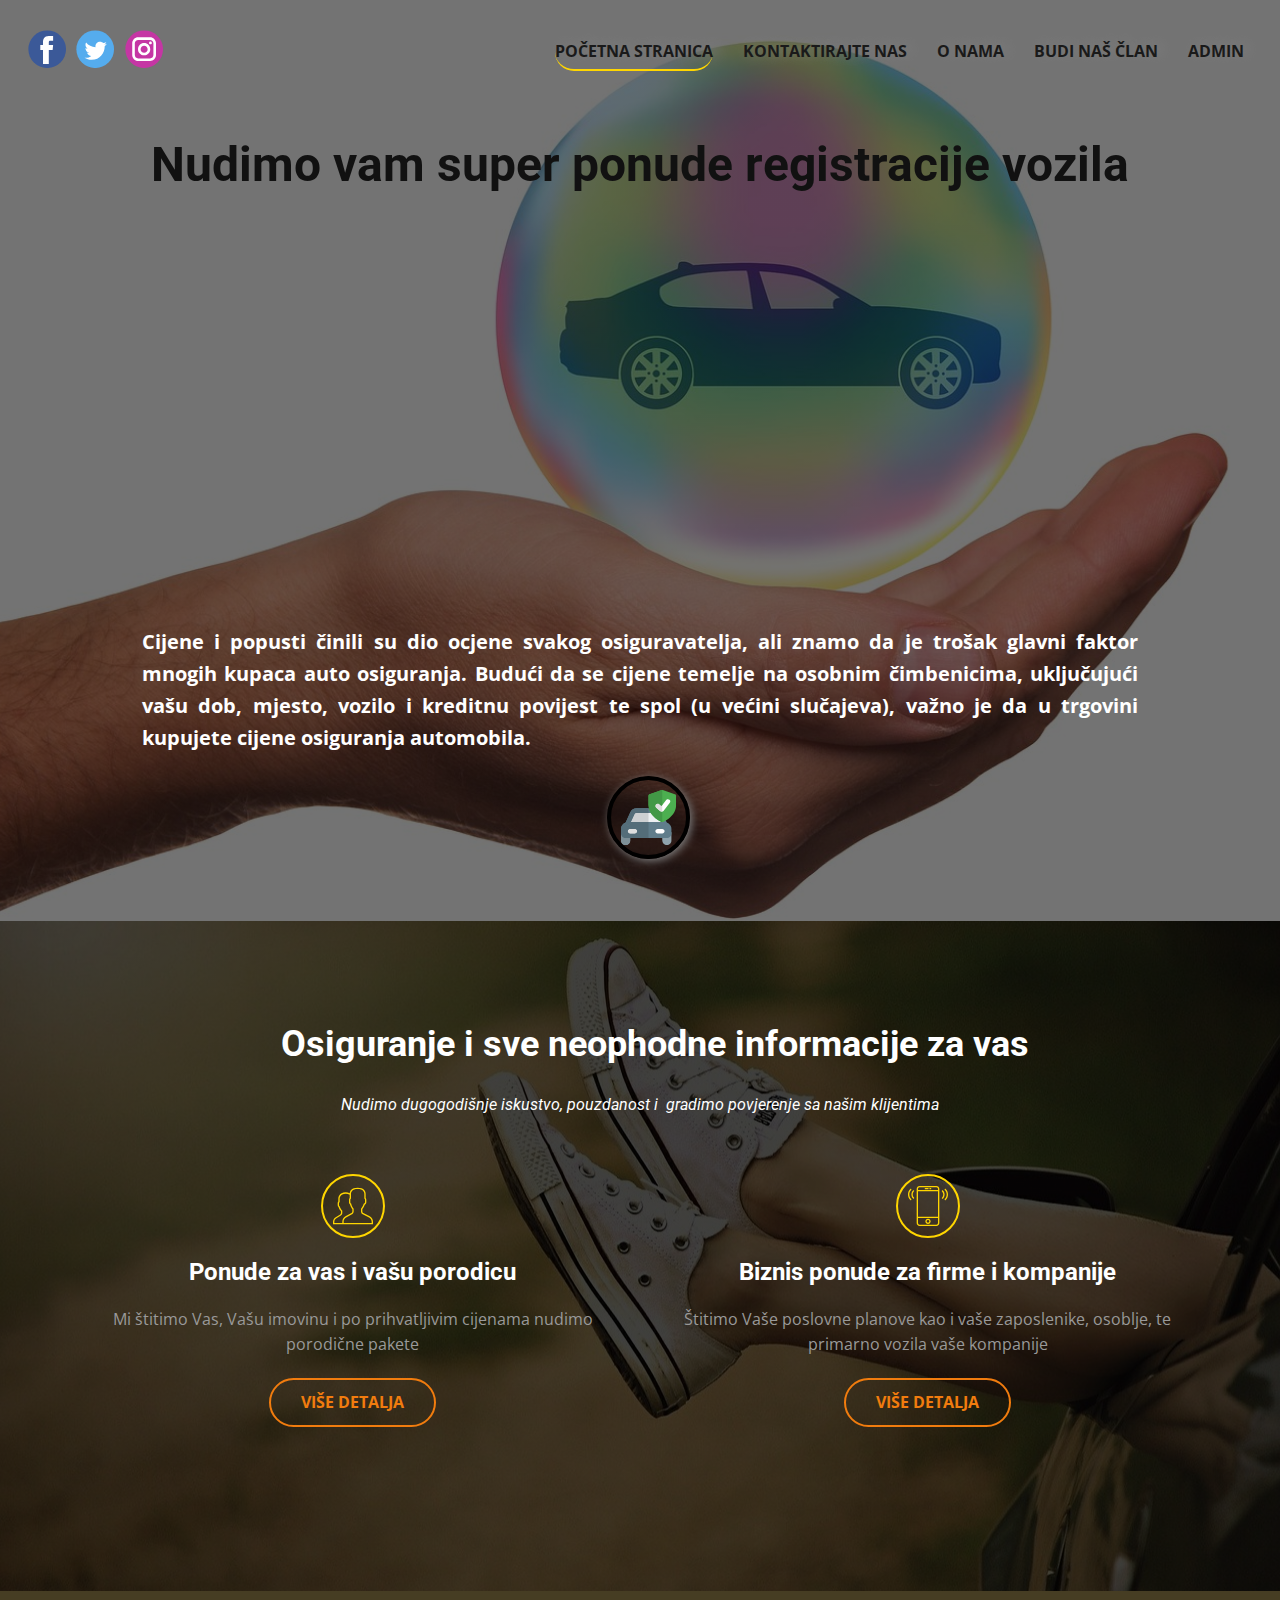
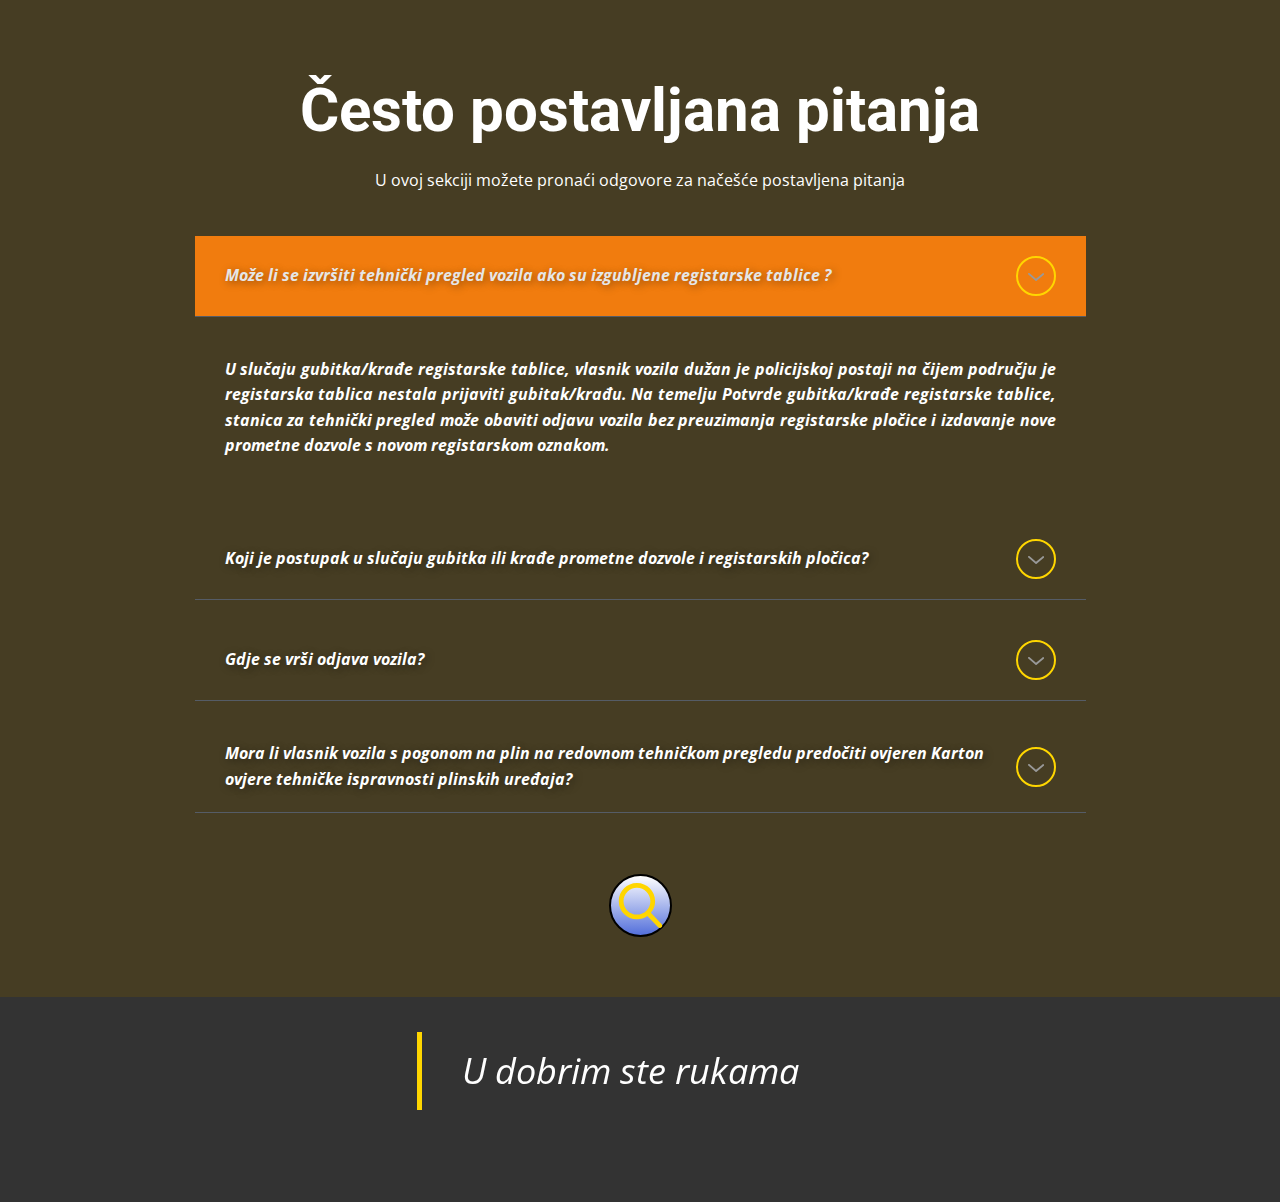
<file: index.html>
<!DOCTYPE html>
<html style="font-size: 16px;">
  <head>
    <meta name="viewport" content="width=device-width, initial-scale=1.0">
    <meta charset="utf-8">
    <meta name="keywords" content="Finding the best car insurance company for you, Insurance and investing for your many sides, Finding the best car insurance company for you, The Best Insurance Companies for 2021, The Best Car Insurance Companies for 2021, Faq, Safe. Relaxing. Good to ride in. Subtly decorated., Contact Us">
    <meta name="description" content="">
    <meta name="page_type" content="np-template-header-footer-from-plugin">
    <title>Početna stranica</title>
    <link rel="stylesheet" href="nicepage.css" media="screen">
<link rel="stylesheet" href="Početna-stranica.css" media="screen">
    <script class="u-script" type="text/javascript" src="jquery.js" defer=""></script>
    <script class="u-script" type="text/javascript" src="nicepage.js" defer=""></script>
    <meta name="generator" content="Nicepage 3.16.0, nicepage.com">
    <link id="u-theme-google-font" rel="stylesheet" href="https://fonts.googleapis.com/css?family=Roboto:100,100i,300,300i,400,400i,500,500i,700,700i,900,900i|Open+Sans:300,300i,400,400i,600,600i,700,700i,800,800i">
    
    
    
    
    <script type="application/ld+json">{
		"@context": "http://schema.org",
		"@type": "Organization",
		"name": "Car insurance",
		"url": "index.html",
		"sameAs": [
				"https://www.facebook.com/belmin.muhovic/",
				"https://twitter.com/name",
				"https://www.instagram.com/belmin_muhovic/"
		]
}</script>
    <meta property="og:title" content="Početna stranica">
    <meta property="og:type" content="website">
    <meta name="theme-color" content="#ffd600">
    <link rel="canonical" href="index.html">
    <meta property="og:url" content="index.html">
    <meta name="twitter:site" content="@">
    <meta name="twitter:card" content="summary_large_image">
    <meta name="twitter:title" content="Početna stranica">
    <meta name="twitter:description" content="Car insurance">
  </head>
  <body data-home-page="Početna-stranica.html" data-home-page-title="Početna stranica" class="u-body u-overlap u-overlap-contrast"><header class="u-clearfix u-header u-header" id="sec-fe27"><div class="u-clearfix u-sheet u-sheet-1">
        <nav class="u-menu u-menu-dropdown u-offcanvas u-menu-1">
          <div class="menu-collapse" style="font-size: 1rem; letter-spacing: 0px; font-weight: 700; text-transform: uppercase;">
            <a class="u-button-style u-custom-active-border-color u-custom-active-color u-custom-border u-custom-border-color u-custom-border-radius u-custom-borders u-custom-hover-border-color u-custom-hover-color u-custom-left-right-menu-spacing u-custom-padding-bottom u-custom-text-active-color u-custom-text-color u-custom-text-hover-color u-custom-text-shadow u-custom-text-shadow-blur u-custom-text-shadow-color u-custom-text-shadow-transparency u-custom-text-shadow-x u-custom-text-shadow-y u-custom-top-bottom-menu-spacing u-nav-link u-text-active-palette-1-base u-text-hover-palette-2-base" href="#" style="text-shadow: -2px 0 0 rgba(0,0,0,0);">
              <svg><use xmlns:xlink="http://www.w3.org/1999/xlink" xlink:href="#menu-hamburger"></use></svg>
              <svg version="1.1" xmlns="http://www.w3.org/2000/svg" xmlns:xlink="http://www.w3.org/1999/xlink"><defs><symbol id="menu-hamburger" viewBox="0 0 16 16" style="width: 16px; height: 16px;"><rect y="1" width="16" height="2"></rect><rect y="7" width="16" height="2"></rect><rect y="13" width="16" height="2"></rect>
</symbol>
</defs></svg>
            </a>
          </div>
          <div class="u-custom-menu u-nav-container">
            <ul class="u-nav u-spacing-30 u-unstyled u-nav-1"><li class="u-nav-item"><a class="u-border-2 u-border-active-palette-1-base u-border-hover-palette-1-light-1 u-border-no-left u-border-no-right u-border-no-top u-button-style u-nav-link u-radius-50 u-text-active-grey-90 u-text-grey-90 u-text-hover-palette-4-light-3" href="Početna-stranica.html" style="padding: 10px 0px; text-shadow: 5px -2px 13px rgba(128,128,128,1);">Početna stranica</a>
</li><li class="u-nav-item"><a class="u-border-2 u-border-active-palette-1-base u-border-hover-palette-1-light-1 u-border-no-left u-border-no-right u-border-no-top u-button-style u-nav-link u-radius-50 u-text-active-grey-90 u-text-grey-90 u-text-hover-palette-4-light-3" href="KONTAKTIRAJTE-NAS.html" style="padding: 10px 0px; text-shadow: 5px -2px 13px rgba(128,128,128,1);">KONTAKTIRAJTE NAS</a>
</li><li class="u-nav-item"><a class="u-border-2 u-border-active-palette-1-base u-border-hover-palette-1-light-1 u-border-no-left u-border-no-right u-border-no-top u-button-style u-nav-link u-radius-50 u-text-active-grey-90 u-text-grey-90 u-text-hover-palette-4-light-3" href="O-nama.html" style="padding: 10px 0px; text-shadow: 5px -2px 13px rgba(128,128,128,1);">O nama</a>
</li><li class="u-nav-item"><a class="u-border-2 u-border-active-palette-1-base u-border-hover-palette-1-light-1 u-border-no-left u-border-no-right u-border-no-top u-button-style u-file-link u-nav-link u-radius-50 u-text-active-grey-90 u-text-grey-90 u-text-hover-palette-4-light-3" href="files/Vozila/index.html" target="_blank" style="padding: 10px 0px; text-shadow: 5px -2px 13px rgba(128,128,128,1);">Budi naš član</a>
</li><li class="u-nav-item"><a class="u-border-2 u-border-active-palette-1-base u-border-hover-palette-1-light-1 u-border-no-left u-border-no-right u-border-no-top u-button-style u-file-link u-nav-link u-radius-50 u-text-active-grey-90 u-text-grey-90 u-text-hover-palette-4-light-3" href="files/indexA.php" style="padding: 10px 0px; text-shadow: 5px -2px 13px rgba(128,128,128,1);">Admin</a>
</li></ul>
          </div>
          <div class="u-custom-menu u-nav-container-collapse">
            <div class="u-black u-container-style u-inner-container-layout u-opacity u-opacity-95 u-sidenav">
              <div class="u-sidenav-overflow">
                <div class="u-menu-close"></div>
                <ul class="u-align-center u-nav u-popupmenu-items u-unstyled u-nav-2"><li class="u-nav-item"><a class="u-button-style u-nav-link" href="Početna-stranica.html" style="padding: 10px 0px; text-shadow: 5px -2px 13px rgba(128,128,128,1);">Početna stranica</a>
</li><li class="u-nav-item"><a class="u-button-style u-nav-link" href="KONTAKTIRAJTE-NAS.html" style="padding: 10px 0px; text-shadow: 5px -2px 13px rgba(128,128,128,1);">KONTAKTIRAJTE NAS</a>
</li><li class="u-nav-item"><a class="u-button-style u-nav-link" href="O-nama.html" style="padding: 10px 0px; text-shadow: 5px -2px 13px rgba(128,128,128,1);">O nama</a>
</li><li class="u-nav-item"><a class="u-button-style u-nav-link" href="files/Vozila/index.html" target="_blank" style="padding: 10px 0px; text-shadow: 5px -2px 13px rgba(128,128,128,1);">Budi naš član</a>
</li><li class="u-nav-item"><a class="u-button-style u-nav-link" href="files/indexA.php" style="padding: 10px 0px; text-shadow: 5px -2px 13px rgba(128,128,128,1);">Admin</a>
</li></ul>
              </div>
            </div>
            <div class="u-black u-menu-overlay u-opacity u-opacity-70"></div>
          </div>
        </nav>
        <div class="u-social-icons u-spacing-10 u-social-icons-1">
          <a class="u-social-url" title="facebook" target="_blank" href="https://www.facebook.com/belmin.muhovic/"><span class="u-icon u-icon-circle u-social-facebook u-social-icon u-icon-1"><svg class="u-svg-link" preserveAspectRatio="xMidYMin slice" viewBox="0 0 112 112" style=""><use xmlns:xlink="http://www.w3.org/1999/xlink" xlink:href="#svg-7826"></use></svg><svg class="u-svg-content" viewBox="0 0 112 112" x="0" y="0" id="svg-7826"><circle fill="currentColor" cx="56.1" cy="56.1" r="55"></circle><path fill="#FFFFFF" d="M73.5,31.6h-9.1c-1.4,0-3.6,0.8-3.6,3.9v8.5h12.6L72,58.3H60.8v40.8H43.9V58.3h-8V43.9h8v-9.2
            c0-6.7,3.1-17,17-17h12.5v13.9H73.5z"></path></svg></span>
          </a>
          <a class="u-social-url" title="twitter" target="_blank" ><span class="u-icon u-icon-circle u-social-icon u-social-twitter u-icon-2"><svg class="u-svg-link" preserveAspectRatio="xMidYMin slice" viewBox="0 0 112 112" style=""><use xmlns:xlink="http://www.w3.org/1999/xlink" xlink:href="#svg-701d"></use></svg><svg class="u-svg-content" viewBox="0 0 112 112" x="0" y="0" id="svg-701d"><circle fill="currentColor" class="st0" cx="56.1" cy="56.1" r="55"></circle><path fill="#FFFFFF" d="M83.8,47.3c0,0.6,0,1.2,0,1.7c0,17.7-13.5,38.2-38.2,38.2C38,87.2,31,85,25,81.2c1,0.1,2.1,0.2,3.2,0.2
            c6.3,0,12.1-2.1,16.7-5.7c-5.9-0.1-10.8-4-12.5-9.3c0.8,0.2,1.7,0.2,2.5,0.2c1.2,0,2.4-0.2,3.5-0.5c-6.1-1.2-10.8-6.7-10.8-13.1
            c0-0.1,0-0.1,0-0.2c1.8,1,3.9,1.6,6.1,1.7c-3.6-2.4-6-6.5-6-11.2c0-2.5,0.7-4.8,1.8-6.7c6.6,8.1,16.5,13.5,27.6,14
            c-0.2-1-0.3-2-0.3-3.1c0-7.4,6-13.4,13.4-13.4c3.9,0,7.3,1.6,9.8,4.2c3.1-0.6,5.9-1.7,8.5-3.3c-1,3.1-3.1,5.8-5.9,7.4
            c2.7-0.3,5.3-1,7.7-2.1C88.7,43,86.4,45.4,83.8,47.3z"></path></svg></span>
          </a>
          <a class="u-social-url" title="instagram" target="_blank" href="https://www.instagram.com/belmin_muhovic/"><span class="u-icon u-icon-circle u-social-icon u-social-instagram u-icon-3"><svg class="u-svg-link" preserveAspectRatio="xMidYMin slice" viewBox="0 0 112 112" style=""><use xmlns:xlink="http://www.w3.org/1999/xlink" xlink:href="#svg-e996"></use></svg><svg class="u-svg-content" viewBox="0 0 112 112" x="0" y="0" id="svg-e996"><circle fill="currentColor" cx="56.1" cy="56.1" r="55"></circle><path fill="#FFFFFF" d="M55.9,38.2c-9.9,0-17.9,8-17.9,17.9C38,66,46,74,55.9,74c9.9,0,17.9-8,17.9-17.9C73.8,46.2,65.8,38.2,55.9,38.2
            z M55.9,66.4c-5.7,0-10.3-4.6-10.3-10.3c-0.1-5.7,4.6-10.3,10.3-10.3c5.7,0,10.3,4.6,10.3,10.3C66.2,61.8,61.6,66.4,55.9,66.4z"></path><path fill="#FFFFFF" d="M74.3,33.5c-2.3,0-4.2,1.9-4.2,4.2s1.9,4.2,4.2,4.2s4.2-1.9,4.2-4.2S76.6,33.5,74.3,33.5z"></path><path fill="#FFFFFF" d="M73.1,21.3H38.6c-9.7,0-17.5,7.9-17.5,17.5v34.5c0,9.7,7.9,17.6,17.5,17.6h34.5c9.7,0,17.5-7.9,17.5-17.5V38.8
            C90.6,29.1,82.7,21.3,73.1,21.3z M83,73.3c0,5.5-4.5,9.9-9.9,9.9H38.6c-5.5,0-9.9-4.5-9.9-9.9V38.8c0-5.5,4.5-9.9,9.9-9.9h34.5
            c5.5,0,9.9,4.5,9.9,9.9V73.3z"></path></svg></span>
          </a>
        </div>
      </div></header>
    <section class="u-align-center u-clearfix u-image u-shading u-section-1" id="carousel_c016" data-image-width="1280" data-image-height="900">
      <div class="u-clearfix u-sheet u-sheet-1">
        <h1 class="u-text u-text-body-color u-text-1" data-animation-name="zoomIn" data-animation-duration="1000" data-animation-delay="0" data-animation-direction="">Nudimo vam super ponude registracije vozila</h1>
        <p class="u-align-justify u-text u-text-body-alt-color u-text-2">
          <span style="font-weight: 700;">Cijene i popusti činili su dio ocjene svakog osiguravatelja, ali znamo da je trošak glavni faktor mnogih kupaca auto osiguranja. Budući da se cijene temelje na osobnim čimbenicima, uključujući vašu dob, mjesto, vozilo i kreditnu povijest te spol (u većini slučajeva), važno je da u trgovini kupujete cijene osiguranja automobila.</span>
          <br>
        </p>
        <div class="u-rotation-parent u-rotation-parent-1"><span class="u-border-4 u-border-black u-icon u-icon-circle u-rotate-180 u-spacing-10 u-text-black u-icon-1" data-animation-name="fadeIn" data-animation-duration="1000" data-animation-delay="0" data-animation-direction="Down"><svg class="u-svg-link u-flip-horizontal u-flip-vertical" preserveAspectRatio="xMidYMin slice" viewBox="0 0 24 24" style=""><use xmlns:xlink="http://www.w3.org/1999/xlink" xlink:href="#svg-bcca"></use></svg><svg class="u-svg-content" viewBox="0 0 24 24" id="svg-bcca"><path d="m2 24c-1.103 0-2-.897-2-2v-3.5c0-.185.102-.354.264-.441s.36-.077.513.025l3 2c.139.093.223.249.223.416v1.5c0 1.103-.897 2-2 2" fill="#90a4ae"></path><path d="m20 24c-1.103 0-2-.897-2-2v-1.5c0-.167.083-.323.223-.416l3-2c.153-.102.352-.112.513-.025.162.087.264.256.264.441v3.5c0 1.103-.897 2-2 2z" fill="#90a4ae"></path><path d="m3.988 14.8c-.418-.19-.604-.685-.414-1.104l1.64-3.606c.404-.89 1.298-1.465 2.276-1.465h7.021c.978 0 1.872.575 2.276 1.466l1.639 3.606c.19.419.005.913-.414 1.104-.112.05-13.605.189-14.024-.001" fill="#eceff1"></path><path d="m20 21h-18c-1.103 0-2-.897-2-2v-2c0-1.654 1.346-3 3-3h16c1.654 0 3 1.346 3 3v2c0 1.103-.897 2-2 2" fill="#607d8b"></path><path d="m19.001 15.5c-.38 0-.743-.218-.911-.586l-1.967-4.328c-.163-.356-.52-.586-.911-.586h-8.424c-.391 0-.748.23-.91.586l-1.968 4.328c-.228.502-.822.724-1.324.496s-.724-.821-.496-1.324l1.967-4.328c.485-1.068 1.557-1.758 2.731-1.758h8.425c1.174 0 2.246.69 2.731 1.759l1.967 4.327c.229.503.006 1.096-.496 1.324-.135.061-.276.09-.414.09" fill="#607d8b"></path><path d="m6 19h-2c-.552 0-1-.448-1-1s.448-1 1-1h2c.552 0 1 .448 1 1s-.448 1-1 1" fill="#fff"></path><path d="m18 19h-2c-.552 0-1-.448-1-1s.448-1 1-1h2c.552 0 1 .448 1 1s-.448 1-1 1z" fill="#fff"></path><path d="m23.491 1.826-5.25-1.786c-.156-.054-.326-.054-.482 0l-5.25 1.786c-.305.103-.509.388-.509.71v4.018c0 4.904 5.474 7.288 5.707 7.387.188.08.397.08.586 0 .233-.1 5.707-2.483 5.707-7.387v-4.018c0-.322-.204-.607-.509-.71" fill="#4caf50"></path><path d="m21.286 5.618-2.75 3.5c-.35.447-1.006.512-1.436.141l-1.75-1.5c-.42-.359-.469-.991-.108-1.41.359-.419.991-.467 1.409-.108l.958.821 2.105-2.679c.341-.434.969-.511 1.404-.168.434.34.51.969.168 1.403z" fill="#fff"></path><path d="m0 19v3c0 1.103.897 2 2 2s2-.897 2-2v-1h-2c-1.103 0-2-.897-2-2" fill="#7d8f97"></path><path d="m12 10h-5.212c-.391 0-.748.23-.91.586l-1.552 3.414h7.674z" fill="#cdd0d2"></path><path d="m4 19c-.552 0-1-.448-1-1s.448-1 1-1h2c.552 0 1 .448 1 1s-.448 1-1 1zm8-5h-7.674l-.416.914c-.167.368-.531.586-.911.586-.138 0-.279-.029-.413-.089-.481-.219-.705-.772-.522-1.26-1.198.393-2.064 1.522-2.064 2.849v2c0 1.103.897 2 2 2h2 8z" fill="#546d79"></path><path d="m12 8h-5.212c-1.174 0-2.246.69-2.73 1.758l-1.968 4.328c-.01.021-.018.042-.026.064-.183.488.041 1.042.522 1.26.134.061.274.09.413.09.38 0 .744-.217.911-.586l.416-.914 1.552-3.414c.162-.356.518-.586.91-.586h5.212z" fill="#546d79"></path><path d="m6 17h-2c-.552 0-1 .448-1 1s.448 1 1 1h2c.552 0 1-.448 1-1s-.448-1-1-1" fill="#dedede"></path><path d="m18 0c-.034 0-.068.002-.102.007-.047.007-.094.018-.139.033l-5.25 1.786c-.305.103-.509.389-.509.71v4.018c0 1.823.756 3.297 1.718 4.435 1.627 1.925 3.842 2.889 3.989 2.952.094.039.194.059.293.059v-4.532c-.082.022-.166.032-.251.032-.23 0-.461-.079-.649-.241l-1.75-1.5c-.42-.359-.469-.991-.108-1.41.198-.231.478-.349.76-.349.23 0 .462.079.65.24l.958.821.39-.498z" fill="#429846"></path><path d="m16.001 6.001c-.282 0-.562.118-.76.349-.36.419-.311 1.05.109 1.41l1.75 1.5c.188.161.419.24.649.24.085 0 .169-.011.252-.032v-2.905l-.392.499-.959-.821c-.188-.161-.419-.24-.649-.24" fill="#dedede"></path></svg></span>
        </div>
      </div>
    </section>
    <section class="u-align-center u-clearfix u-image u-shading u-section-2" id="carousel_52c8" data-image-width="150" data-image-height="100">
      <div class="u-clearfix u-sheet u-sheet-1">
        <h2 class="u-text u-text-1">Osiguranje i sve neophodne informacije za vas</h2>
        <h5 class="u-text u-text-2">Nudimo dugogodišnje iskustvo, pouzdanost i&nbsp; gradimo povjerenje sa našim klijentima</h5>
        <div class="u-expanded-width u-list u-list-1">
          <div class="u-repeater u-repeater-1">
            <div class="u-align-center u-container-style u-list-item u-repeater-item">
              <div class="u-container-layout u-similar-container u-valign-top u-container-layout-1"><span class="u-border-2 u-border-palette-1-base u-icon u-icon-circle u-spacing-10 u-text-palette-1-base u-icon-1"><svg class="u-svg-link" preserveAspectRatio="xMidYMin slice" viewBox="0 0 60 60" style=""><use xmlns:xlink="http://www.w3.org/1999/xlink" xlink:href="#svg-6a51"></use></svg><svg class="u-svg-content" viewBox="0 0 60 60" x="0px" y="0px" id="svg-6a51" style="enable-background:new 0 0 60 60;"><path d="M55.014,45.389l-9.553-4.776C44.56,40.162,44,39.256,44,38.248v-3.381c0.229-0.28,0.47-0.599,0.719-0.951
	c1.239-1.75,2.232-3.698,2.954-5.799C49.084,27.47,50,26.075,50,24.5v-4c0-0.963-0.36-1.896-1-2.625v-5.319
	c0.056-0.55,0.276-3.824-2.092-6.525C44.854,3.688,41.521,2.5,37,2.5s-7.854,1.188-9.908,3.53c-1.435,1.637-1.918,3.481-2.064,4.805
	C23.314,9.949,21.294,9.5,19,9.5c-10.389,0-10.994,8.855-11,9v4.579c-0.648,0.706-1,1.521-1,2.33v3.454
	c0,1.079,0.483,2.085,1.311,2.765c0.825,3.11,2.854,5.46,3.644,6.285v2.743c0,0.787-0.428,1.509-1.171,1.915l-6.653,4.173
	C1.583,48.134,0,50.801,0,53.703V57.5h14h2h44v-4.043C60,50.019,58.089,46.927,55.014,45.389z M14,53.262V55.5H2v-1.797
	c0-2.17,1.184-4.164,3.141-5.233l6.652-4.173c1.333-0.727,2.161-2.121,2.161-3.641v-3.591l-0.318-0.297
	c-0.026-0.024-2.683-2.534-3.468-5.955l-0.091-0.396l-0.342-0.22C9.275,29.899,9,29.4,9,28.863v-3.454
	c0-0.36,0.245-0.788,0.671-1.174L10,23.938l-0.002-5.38C10.016,18.271,10.537,11.5,19,11.5c2.393,0,4.408,0.553,6,1.644v4.731
	c-0.64,0.729-1,1.662-1,2.625v4c0,0.304,0.035,0.603,0.101,0.893c0.027,0.116,0.081,0.222,0.118,0.334
	c0.055,0.168,0.099,0.341,0.176,0.5c0.001,0.002,0.002,0.003,0.003,0.005c0.256,0.528,0.629,1,1.099,1.377
	c0.005,0.019,0.011,0.036,0.016,0.054c0.06,0.229,0.123,0.457,0.191,0.68l0.081,0.261c0.014,0.046,0.031,0.093,0.046,0.139
	c0.035,0.108,0.069,0.215,0.105,0.321c0.06,0.175,0.123,0.356,0.196,0.553c0.031,0.082,0.065,0.156,0.097,0.237
	c0.082,0.209,0.164,0.411,0.25,0.611c0.021,0.048,0.039,0.1,0.06,0.147l0.056,0.126c0.026,0.058,0.053,0.11,0.079,0.167
	c0.098,0.214,0.194,0.421,0.294,0.621c0.016,0.032,0.031,0.067,0.047,0.099c0.063,0.125,0.126,0.243,0.189,0.363
	c0.108,0.206,0.214,0.4,0.32,0.588c0.052,0.092,0.103,0.182,0.154,0.269c0.144,0.246,0.281,0.472,0.414,0.682
	c0.029,0.045,0.057,0.092,0.085,0.135c0.242,0.375,0.452,0.679,0.626,0.916c0.046,0.063,0.086,0.117,0.125,0.17
	c0.022,0.029,0.052,0.071,0.071,0.097v3.309c0,0.968-0.528,1.856-1.377,2.32l-2.646,1.443l-0.461-0.041l-0.188,0.395l-5.626,3.069
	C15.801,46.924,14,49.958,14,53.262z M58,55.5H16v-2.238c0-2.571,1.402-4.934,3.659-6.164l8.921-4.866
	C30.073,41.417,31,39.854,31,38.155v-4.018v-0.001l-0.194-0.232l-0.038-0.045c-0.002-0.003-0.064-0.078-0.165-0.21
	c-0.006-0.008-0.012-0.016-0.019-0.024c-0.053-0.069-0.115-0.152-0.186-0.251c-0.001-0.002-0.002-0.003-0.003-0.005
	c-0.149-0.207-0.336-0.476-0.544-0.8c-0.005-0.007-0.009-0.015-0.014-0.022c-0.098-0.153-0.202-0.32-0.308-0.497
	c-0.008-0.013-0.016-0.026-0.024-0.04c-0.226-0.379-0.466-0.808-0.705-1.283c0,0-0.001-0.001-0.001-0.002
	c-0.127-0.255-0.254-0.523-0.378-0.802l0,0c-0.017-0.039-0.035-0.077-0.052-0.116h0c-0.055-0.125-0.11-0.256-0.166-0.391
	c-0.02-0.049-0.04-0.1-0.06-0.15c-0.052-0.131-0.105-0.263-0.161-0.414c-0.102-0.272-0.198-0.556-0.29-0.849l-0.055-0.178
	c-0.006-0.02-0.013-0.04-0.019-0.061c-0.094-0.316-0.184-0.639-0.26-0.971l-0.091-0.396l-0.341-0.22
	C26.346,25.803,26,25.176,26,24.5v-4c0-0.561,0.238-1.084,0.67-1.475L27,18.728V12.5v-0.354l-0.027-0.021
	c-0.034-0.722,0.009-2.935,1.623-4.776C30.253,5.458,33.081,4.5,37,4.5c3.905,0,6.727,0.951,8.386,2.828
	c1.947,2.201,1.625,5.017,1.623,5.041L47,18.728l0.33,0.298C47.762,19.416,48,19.939,48,20.5v4c0,0.873-0.572,1.637-1.422,1.899
	l-0.498,0.153l-0.16,0.495c-0.669,2.081-1.622,4.003-2.834,5.713c-0.297,0.421-0.586,0.794-0.837,1.079L42,34.123v4.125
	c0,1.77,0.983,3.361,2.566,4.153l9.553,4.776C56.513,48.374,58,50.78,58,53.457V55.5z"></path></svg></span>
                <h5 class="u-text u-text-3">Ponude za vas i vašu porodicu</h5>
                <p class="u-text u-text-grey-40 u-text-4">Mi štitimo Vas, Vašu imovinu i po prihvatljivim cijenama nudimo porodične pakete</p>
                <a href="family/index.html" class="u-border-2 u-border-palette-3-base u-btn u-btn-round u-button-style u-hover-palette-3-base u-none u-radius-25 u-text-hover-white u-text-palette-3-base u-btn-1">VIŠE DETALJA</a>
              </div>
            </div>
            <div class="u-align-center u-container-style u-list-item u-repeater-item">
              <div class="u-container-layout u-similar-container u-valign-top u-container-layout-2"><span class="u-border-2 u-border-palette-1-base u-icon u-icon-circle u-spacing-10 u-text-palette-1-base u-icon-2"><svg class="u-svg-link" preserveAspectRatio="xMidYMin slice" viewBox="0 0 60 60" style=""><use xmlns:xlink="http://www.w3.org/1999/xlink" xlink:href="#svg-c8a6"></use></svg><svg class="u-svg-content" viewBox="0 0 60 60" x="0px" y="0px" id="svg-c8a6" style="enable-background:new 0 0 60 60;"><g><path d="M42.595,0H17.405C14.977,0,13,1.977,13,4.405v51.189C13,58.023,14.977,60,17.405,60h25.189C45.023,60,47,58.023,47,55.595
		V4.405C47,1.977,45.023,0,42.595,0z M15,8h30v38H15V8z M17.405,2h25.189C43.921,2,45,3.079,45,4.405V6H15V4.405
		C15,3.079,16.079,2,17.405,2z M42.595,58H17.405C16.079,58,15,56.921,15,55.595V48h30v7.595C45,56.921,43.921,58,42.595,58z"></path><path d="M30,49c-2.206,0-4,1.794-4,4s1.794,4,4,4s4-1.794,4-4S32.206,49,30,49z M30,55c-1.103,0-2-0.897-2-2s0.897-2,2-2
		s2,0.897,2,2S31.103,55,30,55z"></path><path d="M26,5h4c0.553,0,1-0.447,1-1s-0.447-1-1-1h-4c-0.553,0-1,0.447-1,1S25.447,5,26,5z"></path><path d="M33,5h1c0.553,0,1-0.447,1-1s-0.447-1-1-1h-1c-0.553,0-1,0.447-1,1S32.447,5,33,5z"></path><path d="M56.612,4.569c-0.391-0.391-1.023-0.391-1.414,0s-0.391,1.023,0,1.414c3.736,3.736,3.736,9.815,0,13.552
		c-0.391,0.391-0.391,1.023,0,1.414c0.195,0.195,0.451,0.293,0.707,0.293s0.512-0.098,0.707-0.293
		C61.128,16.434,61.128,9.085,56.612,4.569z"></path><path d="M52.401,6.845c-0.391-0.391-1.023-0.391-1.414,0s-0.391,1.023,0,1.414c1.237,1.237,1.918,2.885,1.918,4.639
		s-0.681,3.401-1.918,4.638c-0.391,0.391-0.391,1.023,0,1.414c0.195,0.195,0.451,0.293,0.707,0.293s0.512-0.098,0.707-0.293
		c1.615-1.614,2.504-3.764,2.504-6.052S54.017,8.459,52.401,6.845z"></path><path d="M4.802,5.983c0.391-0.391,0.391-1.023,0-1.414s-1.023-0.391-1.414,0c-4.516,4.516-4.516,11.864,0,16.38
		c0.195,0.195,0.451,0.293,0.707,0.293s0.512-0.098,0.707-0.293c0.391-0.391,0.391-1.023,0-1.414
		C1.065,15.799,1.065,9.72,4.802,5.983z"></path><path d="M9.013,6.569c-0.391-0.391-1.023-0.391-1.414,0c-1.615,1.614-2.504,3.764-2.504,6.052s0.889,4.438,2.504,6.053
		c0.195,0.195,0.451,0.293,0.707,0.293s0.512-0.098,0.707-0.293c0.391-0.391,0.391-1.023,0-1.414
		c-1.237-1.237-1.918-2.885-1.918-4.639S7.775,9.22,9.013,7.983C9.403,7.593,9.403,6.96,9.013,6.569z"></path>
</g></svg></span>
                <h5 class="u-text u-text-5">Biznis ponude za firme i kompanije</h5>
                <p class="u-text u-text-grey-40 u-text-6">Štitimo Vaše poslovne planove kao i vaše zaposlenike, osoblje, te primarno vozila vaše kompanije</p>
                <a href="kompanije/index.html" class="u-border-2 u-border-palette-3-base u-btn u-btn-round u-button-style u-hover-palette-3-base u-none u-radius-25 u-text-hover-white u-text-palette-3-base u-btn-2">VIŠE DETALJA</a>
              </div>
            </div>
          </div>
        </div>
      </div>
    </section>
    <section class="u-align-center u-clearfix u-custom-color-2 u-section-3" id="carousel_ddcf">
      <div class="u-clearfix u-sheet u-sheet-1">
        <h2 class="u-text u-text-1">Često postavljana pitanja</h2>
        <p class="u-text u-text-2">U ovoj sekciji možete pronaći odgovore za načešće postavljena pitanja</p>
        <div class="u-accordion u-faq u-spacing-20 u-accordion-1">
          <div class="u-accordion-item">
            <a class="active u-accordion-link u-active-palette-3-base u-border-1 u-border-active-palette-5-dark-2 u-border-hover-palette-5-dark-2 u-border-no-left u-border-no-right u-border-no-top u-border-palette-5-dark-2 u-button-style u-text-body-alt-color u-accordion-link-1" id="link-accordion-6327" aria-controls="accordion-6327" aria-selected="true">
              <span class="u-accordion-link-text">Može li se izvršiti tehnički pregled vozila ako su izgubljene registarske tablice ?</span><span class="u-accordion-link-icon u-border-2 u-border-palette-1-base u-icon u-icon-circle u-spacing-10 u-text-palette-1-base u-icon-1"><svg class="u-svg-link" preserveAspectRatio="xMidYMin slice" viewBox="0 0 16 16" style=""><use xmlns:xlink="http://www.w3.org/1999/xlink" xlink:href="#svg-2c6d"></use></svg><svg class="u-svg-content" viewBox="0 0 16 16" x="0px" y="0px" id="svg-2c6d" style=""><path d="M8,10.7L1.6,5.3c-0.4-0.4-1-0.4-1.3,0c-0.4,0.4-0.4,0.9,0,1.3l7.2,6.1c0.1,0.1,0.4,0.2,0.6,0.2s0.4-0.1,0.6-0.2l7.1-6
	c0.4-0.4,0.4-0.9,0-1.3c-0.4-0.4-1-0.4-1.3,0L8,10.7z"></path></svg></span>
            </a>
            <div class="u-accordion-active u-accordion-pane u-container-style u-accordion-pane-1" id="accordion-6327" aria-labelledby="link-accordion-6327">
              <div class="u-container-layout u-container-layout-1">
                <div class="fr-view u-clearfix u-rich-text u-text">
                  <p style="text-align: justify;">
                    <span style="font-weight: 700; font-style: italic;">
                      <span class="u-text-white">U slučaju gubitka/krađe registarske tablice, vlasnik vozila dužan je policijskoj postaji na čijem području je registarska tablica nestala prijaviti gubitak/krađu. Na temelju Potvrde gubitka/krađe registarske tablice, stanica za tehnički pregled može obaviti odjavu vozila bez preuzimanja registarske pločice i izdavanje nove prometne dozvole s novom registarskom oznakom.</span>
                    </span>
                  </p>
                </div>
              </div>
            </div>
          </div>
          <div class="u-accordion-item">
            <a class="u-accordion-link u-active-palette-3-base u-border-1 u-border-active-palette-5-dark-2 u-border-hover-palette-5-dark-2 u-border-no-left u-border-no-right u-border-no-top u-border-palette-5-dark-2 u-button-style u-text-body-alt-color u-accordion-link-2" id="link-accordion-4aab" aria-controls="accordion-4aab" aria-selected="false">
              <span class="u-accordion-link-text">Koji je postupak u slučaju gubitka ili krađe prometne dozvole i registarskih pločica?</span><span class="u-accordion-link-icon u-border-2 u-border-palette-1-base u-icon u-icon-circle u-spacing-10 u-text-palette-1-base u-icon-2"><svg class="u-svg-link" preserveAspectRatio="xMidYMin slice" viewBox="0 0 16 16" style=""><use xmlns:xlink="http://www.w3.org/1999/xlink" xlink:href="#svg-937a"></use></svg><svg class="u-svg-content" viewBox="0 0 16 16" x="0px" y="0px" id="svg-937a" style=""><path d="M8,10.7L1.6,5.3c-0.4-0.4-1-0.4-1.3,0c-0.4,0.4-0.4,0.9,0,1.3l7.2,6.1c0.1,0.1,0.4,0.2,0.6,0.2s0.4-0.1,0.6-0.2l7.1-6
	c0.4-0.4,0.4-0.9,0-1.3c-0.4-0.4-1-0.4-1.3,0L8,10.7z"></path></svg></span>
            </a>
            <div class="u-accordion-pane u-container-style u-accordion-pane-2" id="accordion-4aab" aria-labelledby="link-accordion-4aab">
              <div class="u-container-layout u-container-layout-2">
                <div class="fr-view u-clearfix u-rich-text u-text">
                  <p>
                    <span class="u-text-white" style="font-weight: 700; font-style: italic;">U slučaju gubitka saobraćajne dozvole, vlasnik vozila je dužan gubitak prijaviti policijskoj stanici ili stanici u Službi/Odjelu za upravne poslove na čijem području je saobraćajna dozvola nestala. Nakon prijave, izdat će se Potvrda o prijavi gubitka saobraćajne dozvole. U slučaju krađe saobraćajne dozvole, vlasnik vozila je dužan krađu saobraćajne dozvole prijaviti policijskim službenicima u policijskoj postaji na čijem području je saobraćajna dozvola ukradena.</span>
                  </p>
                </div>
              </div>
            </div>
          </div>
          <div class="u-accordion-item">
            <a class="u-accordion-link u-active-palette-3-base u-border-1 u-border-active-palette-5-dark-2 u-border-hover-palette-5-dark-2 u-border-no-left u-border-no-right u-border-no-top u-border-palette-5-dark-2 u-button-style u-text-body-alt-color u-accordion-link-3" id="link-accordion-eb1f" aria-controls="accordion-eb1f" aria-selected="false">
              <span class="u-accordion-link-text">Gdje se vrši odjava vozila?</span><span class="u-accordion-link-icon u-border-2 u-border-palette-1-base u-icon u-icon-circle u-spacing-10 u-text-palette-1-base u-icon-3"><svg class="u-svg-link" preserveAspectRatio="xMidYMin slice" viewBox="0 0 16 16" style=""><use xmlns:xlink="http://www.w3.org/1999/xlink" xlink:href="#svg-4086"></use></svg><svg class="u-svg-content" viewBox="0 0 16 16" x="0px" y="0px" id="svg-4086" style=""><path d="M8,10.7L1.6,5.3c-0.4-0.4-1-0.4-1.3,0c-0.4,0.4-0.4,0.9,0,1.3l7.2,6.1c0.1,0.1,0.4,0.2,0.6,0.2s0.4-0.1,0.6-0.2l7.1-6
	c0.4-0.4,0.4-0.9,0-1.3c-0.4-0.4-1-0.4-1.3,0L8,10.7z"></path></svg></span>
            </a>
            <div class="u-accordion-pane u-container-style u-accordion-pane-3" id="accordion-eb1f" aria-labelledby="link-accordion-eb1f">
              <div class="u-container-layout u-container-layout-3">
                <div class="fr-view u-clearfix u-rich-text u-text">
                  <p>
                    <span class="u-text-white" style="font-weight: 700; font-style: italic;">Odjavu vozila vrši stanica za tehnički pregled vozila, a Pravilnikom o registraciji i označavanju vozila propisano je da u tom slučaju vlasnik vozila mora priložiti registarske tablice, saobraćanu dozvolu radi evidentiranja odjave vozila i dokaz o identitetu. U slučaju prodaje vozila, odjavu vozila u stanici za tehnički pregled vozila može u svrhu promjene vlasništva obaviti i novi vlasnik.</span>
                  </p>
                </div>
              </div>
            </div>
          </div>
          <div class="u-accordion-item u-expanded-width">
            <a class="u-accordion-link u-active-palette-3-base u-border-1 u-border-active-palette-5-dark-2 u-border-hover-palette-5-dark-2 u-border-no-left u-border-no-right u-border-no-top u-border-palette-5-dark-2 u-button-style u-text-body-alt-color u-accordion-link-4" id="link-accordion-eb1f" aria-controls="accordion-eb1f" aria-selected="false">
              <span class="u-accordion-link-text">Mora li vlasnik vozila s pogonom na plin na redovnom tehničkom pregledu predočiti ovjeren Karton ovjere tehničke ispravnosti plinskih uređaja?</span><span class="u-accordion-link-icon u-border-2 u-border-palette-1-base u-icon u-icon-circle u-spacing-10 u-text-palette-1-base u-icon-4"><svg class="u-svg-link" preserveAspectRatio="xMidYMin slice" viewBox="0 0 16 16" style=""><use xmlns:xlink="http://www.w3.org/1999/xlink" xlink:href="#svg-df61"></use></svg><svg class="u-svg-content" viewBox="0 0 16 16" x="0px" y="0px" id="svg-df61" style=""><path d="M8,10.7L1.6,5.3c-0.4-0.4-1-0.4-1.3,0c-0.4,0.4-0.4,0.9,0,1.3l7.2,6.1c0.1,0.1,0.4,0.2,0.6,0.2s0.4-0.1,0.6-0.2l7.1-6
	c0.4-0.4,0.4-0.9,0-1.3c-0.4-0.4-1-0.4-1.3,0L8,10.7z"></path></svg></span>
            </a>
            <div class="u-accordion-pane u-container-style u-accordion-pane-4" id="accordion-eb1f" aria-labelledby="link-accordion-eb1f">
              <div class="u-container-layout u-container-layout-4">
                <div class="fr-view u-clearfix u-rich-text u-text">
                  <p>
                    <span class="u-text-white" style="font-style: italic; font-weight: 700;">Nije potrebno zahtijevati da pri tehničkom pregledu vozila opremljenih plinskom instalacijom, stranka predoči ovjeren Karton ovjere tehničke ispravnosti plinskih uređaja.</span>
                  </p>
                </div>
              </div>
            </div>
          </div>
        </div><span class="u-border-2 u-border-black u-gradient u-icon u-icon-circle u-spacing-7 u-text-palette-1-base u-icon-5" data-href="http://mervik.ba/index.php?stream=otvori&s=7" data-target="_blank"><svg class="u-svg-link" preserveAspectRatio="xMidYMin slice" viewBox="0 0 56.966 56.966" style=""><use xmlns:xlink="http://www.w3.org/1999/xlink" xlink:href="#svg-f641"></use></svg><svg class="u-svg-content" viewBox="0 0 56.966 56.966" x="0px" y="0px" id="svg-f641" style="enable-background:new 0 0 56.966 56.966;"><path d="M55.146,51.887L41.588,37.786c3.486-4.144,5.396-9.358,5.396-14.786c0-12.682-10.318-23-23-23s-23,10.318-23,23
	s10.318,23,23,23c4.761,0,9.298-1.436,13.177-4.162l13.661,14.208c0.571,0.593,1.339,0.92,2.162,0.92
	c0.779,0,1.518-0.297,2.079-0.837C56.255,54.982,56.293,53.08,55.146,51.887z M23.984,6c9.374,0,17,7.626,17,17s-7.626,17-17,17
	s-17-7.626-17-17S14.61,6,23.984,6z"></path></svg></span>
      </div>
    </section>
    
    
    <footer class="u-align-center u-clearfix u-footer u-grey-80 u-footer" id="sec-2012"><div class="u-clearfix u-sheet u-valign-middle u-sheet-1">
        <blockquote class="u-border-5 u-indent-16 u-text u-text-1" data-animation-name="bounceIn" data-animation-duration="1000" data-animation-delay="0" data-animation-direction="Down">U dobrim ste rukama </blockquote>
      </div></footer>
    <section class="u-backlink u-clearfix u-grey-80">
      <a class="u-link" href="https://nicepage.com/html-templates" target="_blank">
        
      </a>
    </section>
  </body>
</html>
</file>
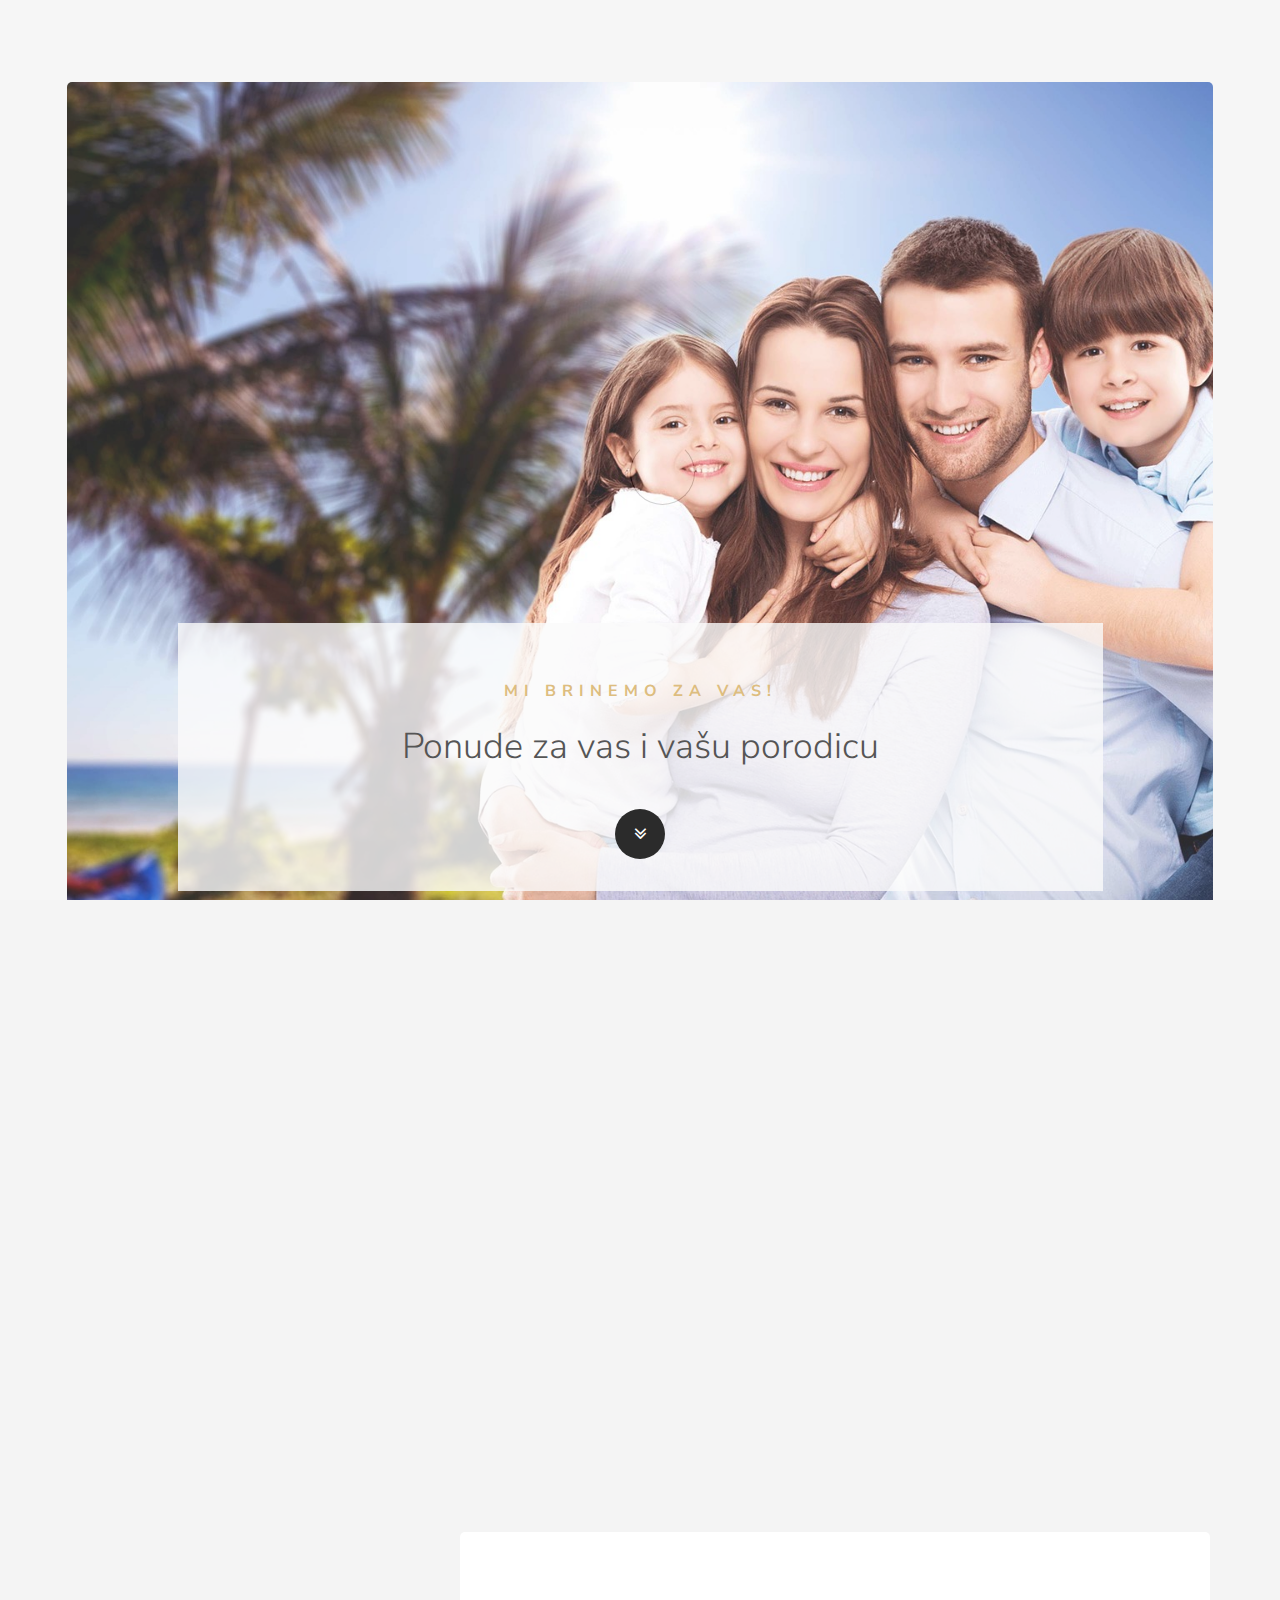
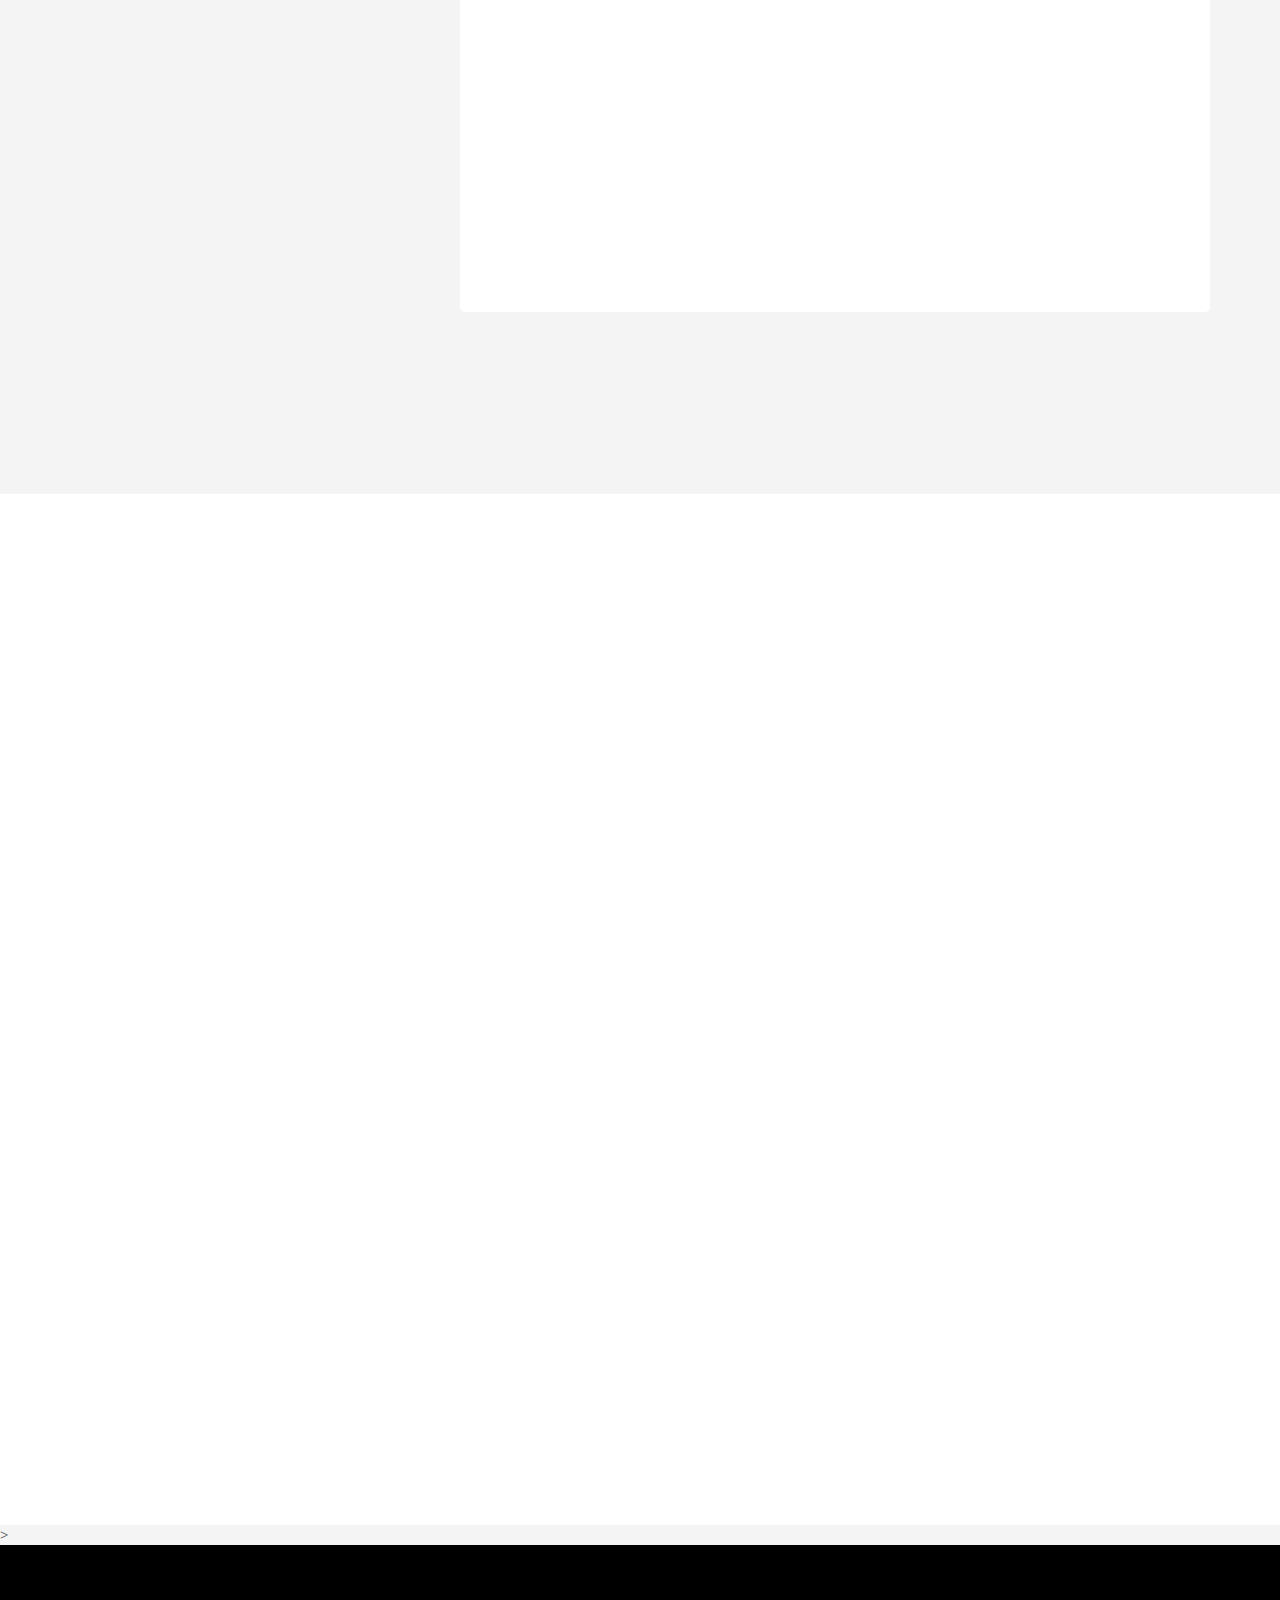
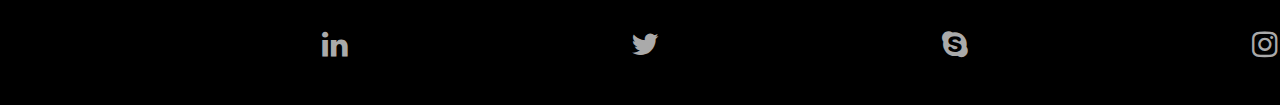
<file: family/index.html>
<!DOCTYPE html>
<html lang="en">
<head>

<style>
  #social #container {
  text-align: center;
}

#social #container ul {
  float: left;
}

#social #container ul li {
  float: left;
  padding-left: 10px;
  list-style-type: none;
  margin-left: 270px;
  font-size: 30px;
  width: 40px;
}
</style>

<meta charset="UTF-8">

<title>Ponude za obiteljske pakete</title>



<meta http-equiv="X-UA-Compatible" content="IE=Edge">
<meta name="description" content="">
<meta name="keywords" content="">
<meta name="author" content="Tooplate">
<meta name="viewport" content="width=device-width, initial-scale=1, maximum-scale=1">

<link rel="stylesheet" href="css/bootstrap.min.css">
<link rel="stylesheet" href="css/animate.css">
<link rel="stylesheet" href="css/magnific-popup.css">
<link rel="stylesheet" href="css/font-awesome.min.css">




<!-- Main css -->
<link rel="stylesheet" href="css/tooplate-style.css">

</head>
<body data-spy="scroll" data-target=".navbar-collapse" data-offset="50">

<!-- PRE LOADER -->
<div class="preloader">
     <div class="spinner">
          <span class="spinner-rotate"></span>
     </div>
</div>


<!-- HOME SECTION -->
<div class="container">
     <div class="row">
          <section id="home" class="parallax-section">

               <div class="col-md-offset-1 col-md-10 col-sm-12">
                    <div class="home-wrapper">
                         <h3 class="wow fadeInUp" data-wow-delay="0.4s">Mi brinemo za vas!</h3>
                         <h1 class="wow fadeInUp" data-wow-delay="0.6s">Ponude za vas i vašu porodicu</h1>
                         <a href="#about" class="wow fadeInUp smoothScroll arrow-btn" data-wow-delay="1s"><i class="fa fa-angle-double-down"></i></a>
                    </div>
               </div>

          </section>
     </div>
</div>


<!-- ABOUT SECTION -->
<section id="about" class="parallax-section">
     <div class="container">
          <div class="row">

               <div class="col-md-4 col-sm-8">
                    <img src="images/about-image.jpg" class="wow fadeInUp img-responsive" data-wow-delay="0.2s" alt="about image">
                    <div class="wow fadeInUp" data-wow-delay="0.4s">
                         <h4>Kako ostvariti popust?</h4>
                         <p>Jednostavno postanite naš član i imajte tu privilegiju korištenja raznih pogodnost koje vam nudimo. Za više informacija kontaktirajte nas telefonom ili na nekoj od društvenih mreža.</p>
                         <a href="../index.html">Vrati na početnu</a>
                    </div>
               </div>

               <div class="col-md-8 col-sm-12">
                    <div class="about-thumb">
                         <div class="wow fadeInUp section-title" data-wow-delay="0.6s">
                              <h3>mi činimo osiguranje lakšim</h3>
                              <h2>Posebne ponude za vas i vaše najmilije</h2>
                         </div>
                         <div class="wow fadeInUp" data-wow-delay="0.8s">
                              <p>Ukoliko želite osiguranje za 2 ili više vozila,  mi smo <b>najbolji</b> izbor za vas!
                                   <br>Uz <b>10% POPUSTA</b> odaberite svoj FAMILY PAKET osiguranja kućanstva po mjeri, 
                                   na vrijeme zaštitite svoj dom i budite sigurni uz nas!<br>
                                   <b>10% popusta</b> darivamo našim osiguranicima koji imaju ugovorenu bilo koju drugu vrstu osiguranja, a sada žele ugovoriti Family policu osiguranja.

 
                                    
                              </p>
                         </div>
                    </div>
               </div>

          </div>
     </div>
</section>


<!-- WORK SECTION -->
<section id="work" class="parallax-section">
     <div class="container">
          <div class="row">

               <div class="col-md-12 col-sm-12">
                    <!-- SECTION TITLE -->
                    <div class="wow fadeInUp section-title" data-wow-delay="0.2s">
                         <h2>Posebne ponude</h2>
                         <p></p>
                    </div>
               </div>

               <div class="wow fadeInUp col-md-3 col-sm-6" data-wow-delay="0.4s">
                    <!-- WORK THUMB -->
                    <div class="work-thumb">
                         <a href="images/kasko.jpg" class="image-popup">
                              <img src="images/kasko.jpg" class="img-responsive" alt="Fine Arts">
                         </a>
                    </div>
                    <h4>Kasko osiguranje</h4>
                    <p>Osiguranje Vam nadoknađuje materijalne štete u slučaju: <br>
                         -krađe, provalne krađe i razbojstva kada ste Vi prouzročili saobraćajnu nesreću ili ste suodgovorni za nesreću <br>
                         -oštećenja vozila bez Vašeg znanja <br>
                         -pada ili udarca nekog predmeta <br>
                         -oluje, tuče i udara groma <br>
                         -požara, eksplozije i drugih ugovorenih rizika</p>
               </div>

               <div class="wow fadeInUp col-md-3 col-sm-6" data-wow-delay="0.6s">
                    <!-- WORK THUMB -->
                    <div class="work-thumb">
                         <a href="images/autoodgovornost.jpg" class="image-popup">
                              <img src="images/autoodgovornost.jpg" class="img-responsive" alt="Logo Design">
                         </a>
                    </div>
                    <h4>Autoodgovornost</h4>
                    <p> Osiguranje Vas  štiti od odgovornosti prema trećim osobama u slučaju: <br>
                         - tjelesnih ozljeda, narušavanja zdravlja ili smrti osobe <br>
                         Valja napomenuti da se u treće osobe ubrajaju pješaci i osobe u drugom vozilu, 
                         ali i putnici koji su u Vašem automobilu. <br>
                         - uništenja, odnosno oštećenja stvari <br>
                         Mi kao osiguravatelj preuzimamo rizik i time Vas štitimo od financijske odgovornosti. Također, jamčimo naknadu štete trećim osobama, a koju ste Vi prouzročili upravljajući Vašim motornim vozilom u zemlji i inozemstvu.</p>
               </div>

               <div class="wow fadeInUp col-md-3 col-sm-6" data-wow-delay="0.8s">
                    <!-- WORK THUMB -->
                    <div class="work-thumb">
                         <a href="images/dodatno.jpg" class="image-popup">
                              <img src="images/dodatno.jpg" class="img-responsive" alt="Photography">
                         </a>
                    </div>
                    <h4>Dodatna zaštita po polici autoodgovornosti</h4>
                    <p>Kako biste dodatno zaštitili sebe, svoje suputnike i vozilo,
                     na polici osiguranja od automobilske odgovornosti ugovorite i proširena pokrića i uživajte u bezbrižnoj vožnji.</p>
               </div>

               <div class="wow fadeInUp col-md-3 col-sm-6" data-wow-delay="0.8s">
                    <!-- WORK THUMB -->
                    <div class="work-thumb">
                         <a href="images/putničko.jpg" class="image-popup">
                              <img src="images/putničko.jpg" class="img-responsive" alt="Cinematography">
                         </a>
                    </div>
                    <h4>Putničko zdravstveno osiguranje</h4>
                    <p> Osiguranje pokriva:<br>- troškove hitnih i neophodnih medicinskih tretmana <br>
                         - izvanbolnički tretman (lijekovi, zavoji, gips), kao i određene terapije propisane od liječnika<br>
                         - bolesnički tretman u odgovarajućim bolnicama u inozemstvu <br>
                         - hirurške operacije (samo u hitnim i neophodnim slučajevima).</p>
               </div>

          </div>
     </div>
</section>


>

               

<!-- FOOTER SECTION -->
<footer id="footer" class="parallax-section">
  
        
               

<div id="social">
  <div id="container">
     <ul>
        <li>
           <a href="url" title="linkedin" target="_blank">
              <i class="fa fa-linkedin"></i>
           </a>
        </li>

        <li>
           <a href="url" title="twitter" target="_blank">
              <i class="fa fa-twitter"></i>
           </a>
        </li>

        <li>
           <a href="url" title="skype" target="_blank">
              <i class="fa fa-skype"></i>
           </a>
        </li>

        <li>
           <a href="url" title="instagram" target="_blank">
              <i class="fa fa-instagram"></i>
           </a>
        </li>
     </ul>
  </div>
</div>

          </div>
     </div>
</footer>

<!-- SCRIPTS -->
<script src="js/jquery.js"></script>
<script src="js/bootstrap.min.js"></script>
<script src="js/jquery.parallax.js"></script>
<script src="js/jquery.magnific-popup.min.js"></script>
<script src="js/magnific-popup-options.js"></script>
<script src="js/smoothscroll.js"></script>
<script src="js/wow.min.js"></script>
<script src="js/custom.js"></script>

</body>
</html>
</file>
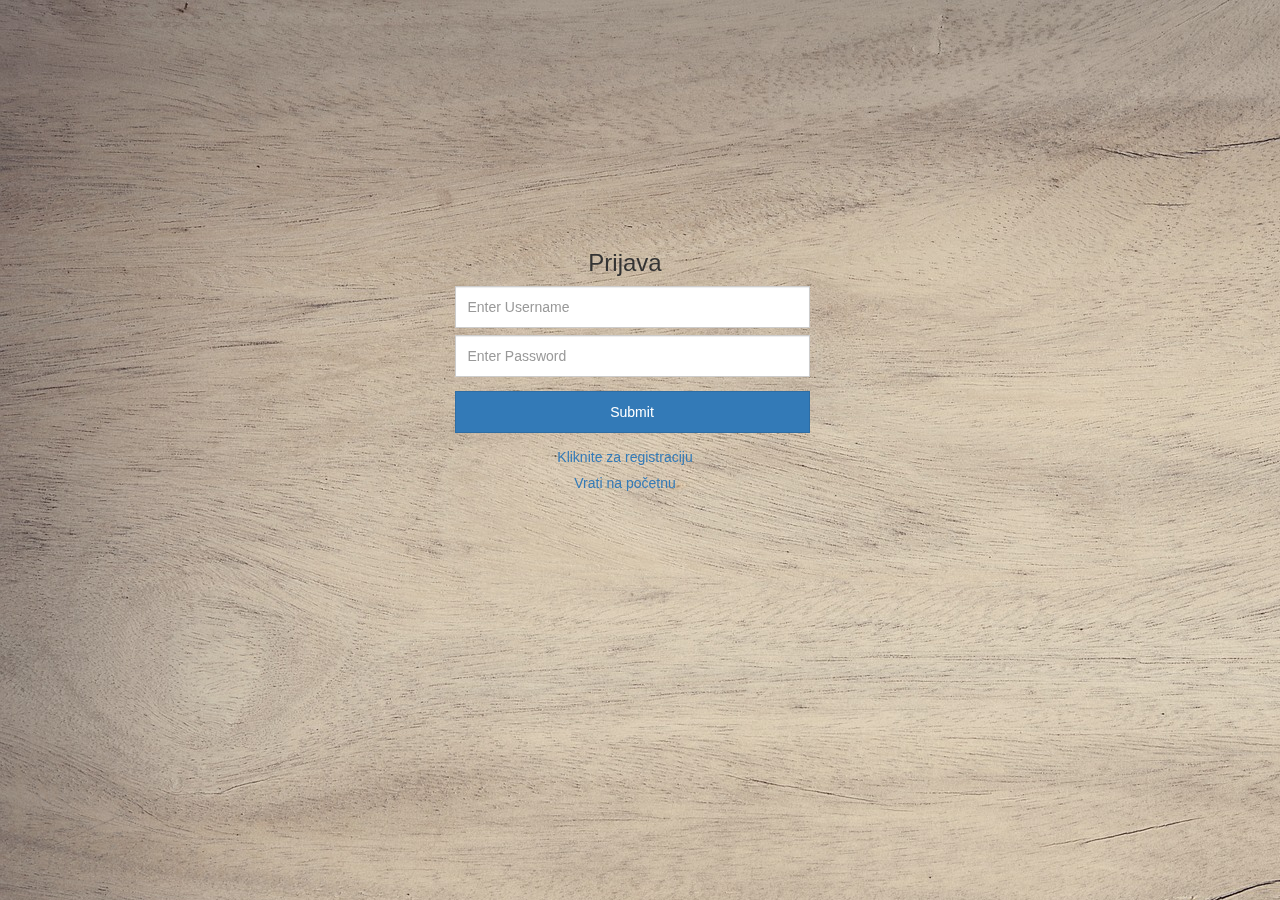
<file: files/vozila/index.html>
<html><!-- Latest compiled and minified CSS -->

<head>
<meta charset="UTF-8">    

<link rel="stylesheet" type="text/css" href="css/bootstrap.css" />
<link rel="stylesheet" type="text/css" href="css/styles.css" />

<style>
body {
 background-image: url("images/slika.jpg");
 backdrop-filter: blur(0.5px);
 

 
}


</style>   

    
</head>
    
<body>

    <div class="test">
        <style>
            .test{
                padding: 115px;

            }
        </style>
        
    </div>




    <div class="container">
        <div class="row">
            <div class="col-sm-2"></div>
            
            <div class="col-sm-8" >
                <style>
                    .col-sm-8{
                        padding-left: 50px;
                        margin-left: 150px;
                        
                    }
                </style>
                
                
                
                <form method="post" action="login.php">
                <h3 class="text-center"> Prijava</h3>
                <input type="text" name="username" class="form-control" placeholder="Enter Username" />
                <input type="password" name="password" class="form-control" placeholder="Enter Password" />
                <input type="submit" name="submit" class="btn btn-primary" />
                <small class="text-center"><a href="signup.php" ><h5 > Kliknite za registraciju </h5></a></small>
                </form>
                <div class="wow fadeInUp" data-wow-delay="0.4s">
                    <small class="text-center"><a href="../../index.html"><h5>Vrati na početnu</h5>

                
               
                
            </div>
            
            <div class="col-sm-2"></div>
        </div>
        
    
    </div>
    


</body>
</html>
</file>
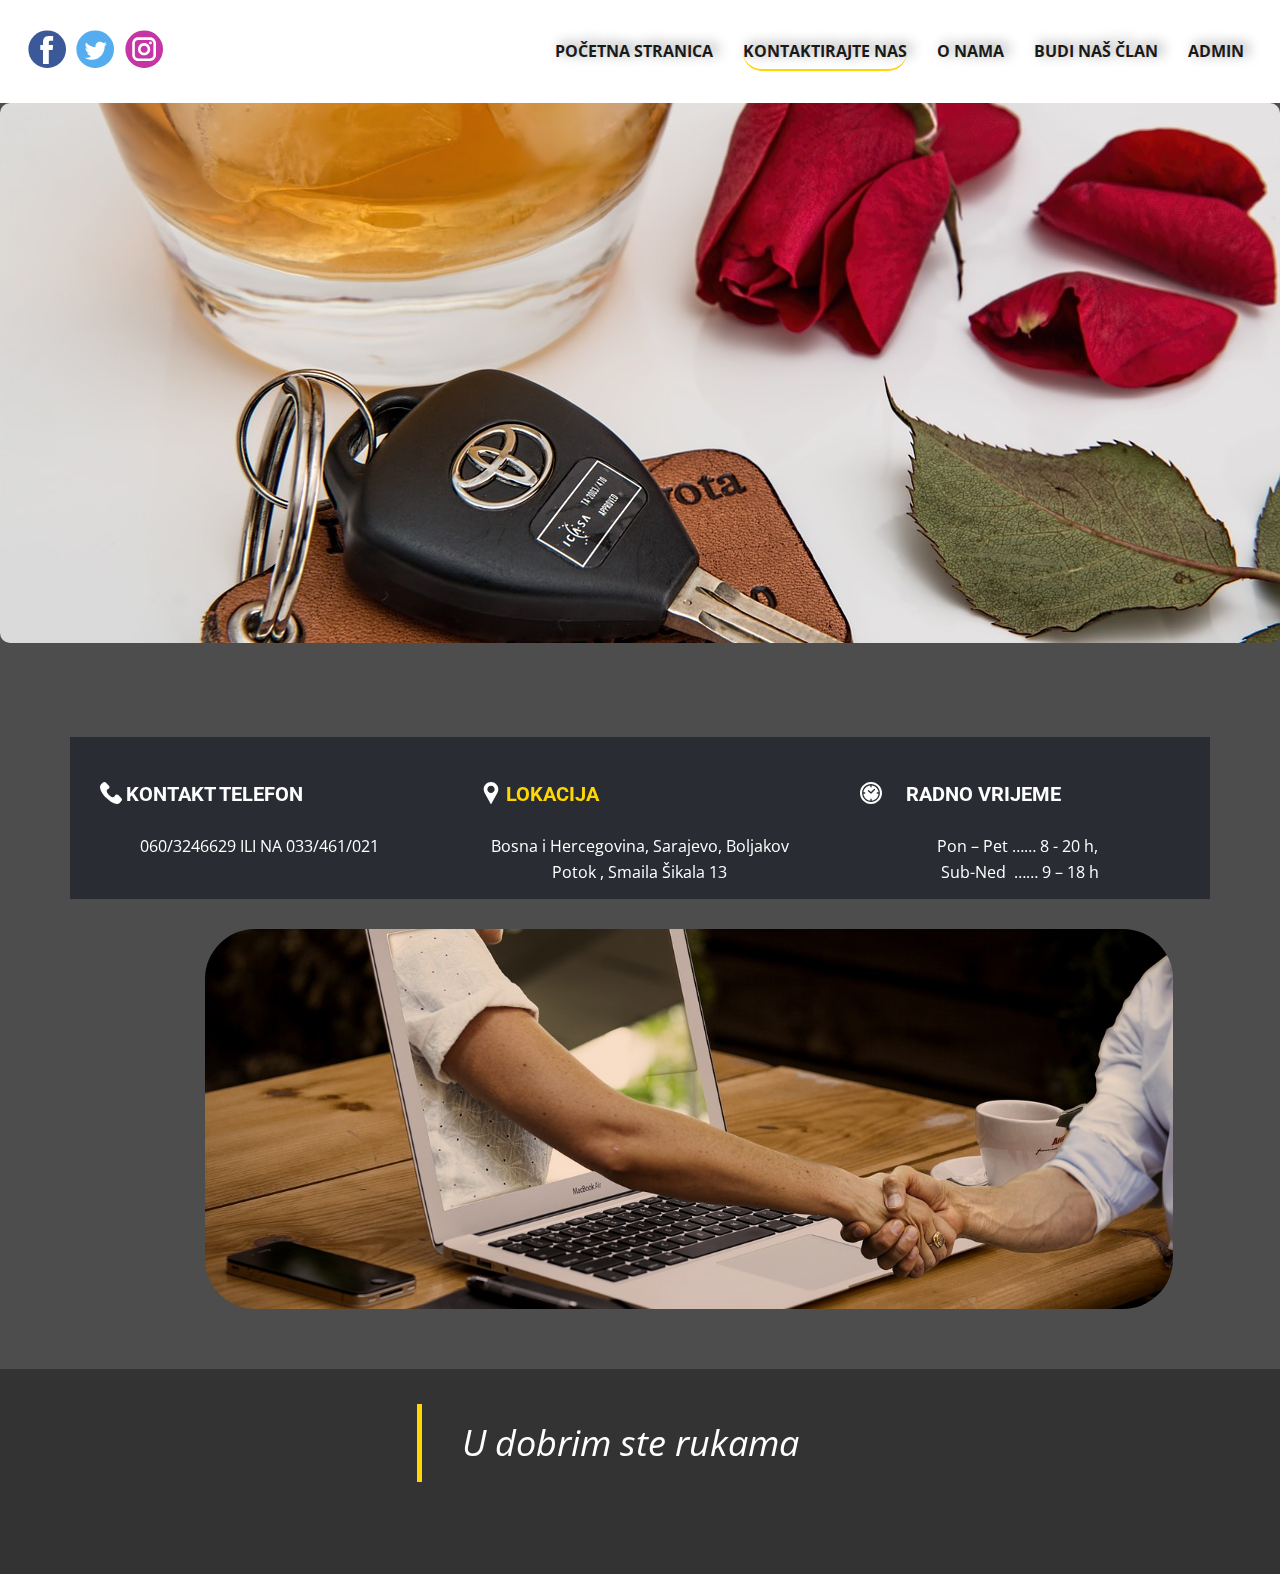
<file: KONTAKTIRAJTE-NAS.html>
<!DOCTYPE html>
<html style="font-size: 16px;">
  <head>
    <meta name="viewport" content="width=device-width, initial-scale=1.0">
    <meta charset="utf-8">
    <meta name="keywords" content="">
    <meta name="description" content="">
    <meta name="page_type" content="np-template-header-footer-from-plugin">
    <title>KONTAKTIRAJTE NAS</title>
    <link rel="stylesheet" href="nicepage.css" media="screen">
<link rel="stylesheet" href="KONTAKTIRAJTE-NAS.css" media="screen">
    <script class="u-script" type="text/javascript" src="jquery.js" defer=""></script>
    <script class="u-script" type="text/javascript" src="nicepage.js" defer=""></script>
    <meta name="generator" content="Nicepage 3.16.0, nicepage.com">
    <link id="u-theme-google-font" rel="stylesheet" href="https://fonts.googleapis.com/css?family=Roboto:100,100i,300,300i,400,400i,500,500i,700,700i,900,900i|Open+Sans:300,300i,400,400i,600,600i,700,700i,800,800i">
    
    
    <script type="application/ld+json">{
		"@context": "http://schema.org",
		"@type": "Organization",
		"name": "Car insurance",
		"url": "index.html",
		"sameAs": [
				"https://www.facebook.com/belmin.muhovic/",
				"https://twitter.com/name",
				"https://www.instagram.com/belmin_muhovic/"
		]
}</script>
    <meta property="og:title" content="KONTAKTIRAJTE NAS">
    <meta property="og:type" content="website">
    <meta name="theme-color" content="#ffd600">
    <link rel="canonical" href="index.html">
    <meta property="og:url" content="index.html">
    <meta name="twitter:site" content="@">
    <meta name="twitter:card" content="summary_large_image">
    <meta name="twitter:title" content="KONTAKTIRAJTE NAS">
    <meta name="twitter:description" content="Car insurance">
  </head>
  <body class="u-body"><header class="u-clearfix u-header u-header" id="sec-fe27"><div class="u-clearfix u-sheet u-sheet-1">
        <nav class="u-menu u-menu-dropdown u-offcanvas u-menu-1">
          <div class="menu-collapse" style="font-size: 1rem; letter-spacing: 0px; font-weight: 700; text-transform: uppercase;">
            <a class="u-button-style u-custom-active-border-color u-custom-active-color u-custom-border u-custom-border-color u-custom-border-radius u-custom-borders u-custom-hover-border-color u-custom-hover-color u-custom-left-right-menu-spacing u-custom-padding-bottom u-custom-text-active-color u-custom-text-color u-custom-text-hover-color u-custom-text-shadow u-custom-text-shadow-blur u-custom-text-shadow-color u-custom-text-shadow-transparency u-custom-text-shadow-x u-custom-text-shadow-y u-custom-top-bottom-menu-spacing u-nav-link u-text-active-palette-1-base u-text-hover-palette-2-base" href="#" style="text-shadow: -2px 0 0 rgba(0,0,0,0);">
              <svg><use xmlns:xlink="http://www.w3.org/1999/xlink" xlink:href="#menu-hamburger"></use></svg>
              <svg version="1.1" xmlns="http://www.w3.org/2000/svg" xmlns:xlink="http://www.w3.org/1999/xlink"><defs><symbol id="menu-hamburger" viewBox="0 0 16 16" style="width: 16px; height: 16px;"><rect y="1" width="16" height="2"></rect><rect y="7" width="16" height="2"></rect><rect y="13" width="16" height="2"></rect>
</symbol>
</defs></svg>
            </a>
          </div>
          <div class="u-custom-menu u-nav-container">
            <ul class="u-nav u-spacing-30 u-unstyled u-nav-1"><li class="u-nav-item"><a class="u-border-2 u-border-active-palette-1-base u-border-hover-palette-1-light-1 u-border-no-left u-border-no-right u-border-no-top u-button-style u-nav-link u-radius-50 u-text-active-grey-90 u-text-grey-90 u-text-hover-palette-4-light-3" href="Početna-stranica.html" style="padding: 10px 0px; text-shadow: 5px -2px 13px rgba(128,128,128,1);">Početna stranica</a>
</li><li class="u-nav-item"><a class="u-border-2 u-border-active-palette-1-base u-border-hover-palette-1-light-1 u-border-no-left u-border-no-right u-border-no-top u-button-style u-nav-link u-radius-50 u-text-active-grey-90 u-text-grey-90 u-text-hover-palette-4-light-3" href="KONTAKTIRAJTE-NAS.html" style="padding: 10px 0px; text-shadow: 5px -2px 13px rgba(128,128,128,1);">KONTAKTIRAJTE NAS</a>
</li><li class="u-nav-item"><a class="u-border-2 u-border-active-palette-1-base u-border-hover-palette-1-light-1 u-border-no-left u-border-no-right u-border-no-top u-button-style u-nav-link u-radius-50 u-text-active-grey-90 u-text-grey-90 u-text-hover-palette-4-light-3" href="O-nama.html" style="padding: 10px 0px; text-shadow: 5px -2px 13px rgba(128,128,128,1);">O nama</a>
</li><li class="u-nav-item"><a class="u-border-2 u-border-active-palette-1-base u-border-hover-palette-1-light-1 u-border-no-left u-border-no-right u-border-no-top u-button-style u-file-link u-nav-link u-radius-50 u-text-active-grey-90 u-text-grey-90 u-text-hover-palette-4-light-3" href="files/Vozila/index.html" target="_blank" style="padding: 10px 0px; text-shadow: 5px -2px 13px rgba(128,128,128,1);">Budi naš član</a>
</li><li class="u-nav-item"><a class="u-border-2 u-border-active-palette-1-base u-border-hover-palette-1-light-1 u-border-no-left u-border-no-right u-border-no-top u-button-style u-file-link u-nav-link u-radius-50 u-text-active-grey-90 u-text-grey-90 u-text-hover-palette-4-light-3" href="files/indexA.php" style="padding: 10px 0px; text-shadow: 5px -2px 13px rgba(128,128,128,1);">Admin</a>
</li></ul>
          </div>
          <div class="u-custom-menu u-nav-container-collapse">
            <div class="u-black u-container-style u-inner-container-layout u-opacity u-opacity-95 u-sidenav">
              <div class="u-sidenav-overflow">
                <div class="u-menu-close"></div>
                <ul class="u-align-center u-nav u-popupmenu-items u-unstyled u-nav-2"><li class="u-nav-item"><a class="u-button-style u-nav-link" href="Početna-stranica.html" style="padding: 10px 0px; text-shadow: 5px -2px 13px rgba(128,128,128,1);">Početna stranica</a>
</li><li class="u-nav-item"><a class="u-button-style u-nav-link" href="KONTAKTIRAJTE-NAS.html" style="padding: 10px 0px; text-shadow: 5px -2px 13px rgba(128,128,128,1);">KONTAKTIRAJTE NAS</a>
</li><li class="u-nav-item"><a class="u-button-style u-nav-link" href="O-nama.html" style="padding: 10px 0px; text-shadow: 5px -2px 13px rgba(128,128,128,1);">O nama</a>
</li><li class="u-nav-item"><a class="u-button-style u-nav-link" href="files/Vozila/index.html" target="_blank" style="padding: 10px 0px; text-shadow: 5px -2px 13px rgba(128,128,128,1);">Budi naš član</a>
</li><li class="u-nav-item"><a class="u-button-style u-nav-link" href="files/indexA.php" style="padding: 10px 0px; text-shadow: 5px -2px 13px rgba(128,128,128,1);">Admin</a>
</li></ul>
              </div>
            </div>
            <div class="u-black u-menu-overlay u-opacity u-opacity-70"></div>
          </div>
        </nav>
        <div class="u-social-icons u-spacing-10 u-social-icons-1">
          <a class="u-social-url" title="facebook" target="_blank" href="https://www.facebook.com/belmin.muhovic/"><span class="u-icon u-icon-circle u-social-facebook u-social-icon u-icon-1"><svg class="u-svg-link" preserveAspectRatio="xMidYMin slice" viewBox="0 0 112 112" style=""><use xmlns:xlink="http://www.w3.org/1999/xlink" xlink:href="#svg-7826"></use></svg><svg class="u-svg-content" viewBox="0 0 112 112" x="0" y="0" id="svg-7826"><circle fill="currentColor" cx="56.1" cy="56.1" r="55"></circle><path fill="#FFFFFF" d="M73.5,31.6h-9.1c-1.4,0-3.6,0.8-3.6,3.9v8.5h12.6L72,58.3H60.8v40.8H43.9V58.3h-8V43.9h8v-9.2
            c0-6.7,3.1-17,17-17h12.5v13.9H73.5z"></path></svg></span>
          </a>
          <a class="u-social-url" title="twitter" target="_blank" href="https://twitter.com/name"><span class="u-icon u-icon-circle u-social-icon u-social-twitter u-icon-2"><svg class="u-svg-link" preserveAspectRatio="xMidYMin slice" viewBox="0 0 112 112" style=""><use xmlns:xlink="http://www.w3.org/1999/xlink" xlink:href="#svg-701d"></use></svg><svg class="u-svg-content" viewBox="0 0 112 112" x="0" y="0" id="svg-701d"><circle fill="currentColor" class="st0" cx="56.1" cy="56.1" r="55"></circle><path fill="#FFFFFF" d="M83.8,47.3c0,0.6,0,1.2,0,1.7c0,17.7-13.5,38.2-38.2,38.2C38,87.2,31,85,25,81.2c1,0.1,2.1,0.2,3.2,0.2
            c6.3,0,12.1-2.1,16.7-5.7c-5.9-0.1-10.8-4-12.5-9.3c0.8,0.2,1.7,0.2,2.5,0.2c1.2,0,2.4-0.2,3.5-0.5c-6.1-1.2-10.8-6.7-10.8-13.1
            c0-0.1,0-0.1,0-0.2c1.8,1,3.9,1.6,6.1,1.7c-3.6-2.4-6-6.5-6-11.2c0-2.5,0.7-4.8,1.8-6.7c6.6,8.1,16.5,13.5,27.6,14
            c-0.2-1-0.3-2-0.3-3.1c0-7.4,6-13.4,13.4-13.4c3.9,0,7.3,1.6,9.8,4.2c3.1-0.6,5.9-1.7,8.5-3.3c-1,3.1-3.1,5.8-5.9,7.4
            c2.7-0.3,5.3-1,7.7-2.1C88.7,43,86.4,45.4,83.8,47.3z"></path></svg></span>
          </a>
          <a class="u-social-url" title="instagram" target="_blank" href="https://www.instagram.com/belmin_muhovic/"><span class="u-icon u-icon-circle u-social-icon u-social-instagram u-icon-3"><svg class="u-svg-link" preserveAspectRatio="xMidYMin slice" viewBox="0 0 112 112" style=""><use xmlns:xlink="http://www.w3.org/1999/xlink" xlink:href="#svg-e996"></use></svg><svg class="u-svg-content" viewBox="0 0 112 112" x="0" y="0" id="svg-e996"><circle fill="currentColor" cx="56.1" cy="56.1" r="55"></circle><path fill="#FFFFFF" d="M55.9,38.2c-9.9,0-17.9,8-17.9,17.9C38,66,46,74,55.9,74c9.9,0,17.9-8,17.9-17.9C73.8,46.2,65.8,38.2,55.9,38.2
            z M55.9,66.4c-5.7,0-10.3-4.6-10.3-10.3c-0.1-5.7,4.6-10.3,10.3-10.3c5.7,0,10.3,4.6,10.3,10.3C66.2,61.8,61.6,66.4,55.9,66.4z"></path><path fill="#FFFFFF" d="M74.3,33.5c-2.3,0-4.2,1.9-4.2,4.2s1.9,4.2,4.2,4.2s4.2-1.9,4.2-4.2S76.6,33.5,74.3,33.5z"></path><path fill="#FFFFFF" d="M73.1,21.3H38.6c-9.7,0-17.5,7.9-17.5,17.5v34.5c0,9.7,7.9,17.6,17.5,17.6h34.5c9.7,0,17.5-7.9,17.5-17.5V38.8
            C90.6,29.1,82.7,21.3,73.1,21.3z M83,73.3c0,5.5-4.5,9.9-9.9,9.9H38.6c-5.5,0-9.9-4.5-9.9-9.9V38.8c0-5.5,4.5-9.9,9.9-9.9h34.5
            c5.5,0,9.9,4.5,9.9,9.9V73.3z"></path></svg></span>
          </a>
        </div>
      </div></header>
    <section class="u-clearfix u-grey-70 u-section-1" id="carousel_31de">
      <img src="images/a943681d452b628f4faa03dae99ed400565e24766c3190f460ef90f2c3aaf10b0612375e20d5a014782b412f0b5b72b23b896f0d25ed8b512433b3_1280.jpg" alt="" class="u-expanded-width u-image u-image-round u-image-1" data-image-width="1280" data-image-height="853" data-animation-name="zoomIn" data-animation-duration="1000" data-animation-delay="0" data-animation-direction="">
      <div class="u-list u-list-1">
        <div class="u-repeater u-repeater-1">
          <div class="u-container-style u-list-item u-palette-5-dark-3 u-repeater-item u-list-item-1" data-animation-name="zoomIn" data-animation-duration="1000" data-animation-delay="0" data-animation-direction="">
            <div class="u-container-layout u-similar-container u-container-layout-1"><span class="u-icon u-icon-circle u-text-white u-icon-1"><svg class="u-svg-link" preserveAspectRatio="xMidYMin slice" viewBox="0 0 513.64 513.64" style=""><use xmlns:xlink="http://www.w3.org/1999/xlink" xlink:href="#svg-d5b6"></use></svg><svg xmlns="http://www.w3.org/2000/svg" xmlns:xlink="http://www.w3.org/1999/xlink" version="1.1" xml:space="preserve" class="u-svg-content" viewBox="0 0 513.64 513.64" x="0px" y="0px" id="svg-d5b6" style="enable-background:new 0 0 513.64 513.64;"><g><g><path d="M499.66,376.96l-71.68-71.68c-25.6-25.6-69.12-15.359-79.36,17.92c-7.68,23.041-33.28,35.841-56.32,30.72    c-51.2-12.8-120.32-79.36-133.12-133.12c-7.68-23.041,7.68-48.641,30.72-56.32c33.28-10.24,43.52-53.76,17.92-79.36l-71.68-71.68    c-20.48-17.92-51.2-17.92-69.12,0l-48.64,48.64c-48.64,51.2,5.12,186.88,125.44,307.2c120.32,120.32,256,176.641,307.2,125.44    l48.64-48.64C517.581,425.6,517.581,394.88,499.66,376.96z"></path>
</g>
</g></svg></span>
              <h5 class="u-text u-text-1">KONTAKT tELEFON</h5>
              <p class="u-align-center u-text u-text-2">060/3246629 ILI NA 033/461/021</p>
            </div>
          </div>
          <div class="u-container-style u-list-item u-palette-5-dark-3 u-repeater-item u-list-item-2" data-animation-name="zoomIn" data-animation-duration="1000" data-animation-delay="0" data-animation-direction="">
            <div class="u-container-layout u-similar-container u-container-layout-2"><span class="u-icon u-icon-circle u-text-white u-icon-2"><svg class="u-svg-link" preserveAspectRatio="xMidYMin slice" viewBox="0 0 512 512" style=""><use xmlns:xlink="http://www.w3.org/1999/xlink" xlink:href="#svg-fb66"></use></svg><svg xmlns="http://www.w3.org/2000/svg" xmlns:xlink="http://www.w3.org/1999/xlink" version="1.1" xml:space="preserve" class="u-svg-content" viewBox="0 0 512 512" x="0px" y="0px" id="svg-fb66" style="enable-background:new 0 0 512 512;"><g><g><path d="M256,0C161.896,0,85.333,76.563,85.333,170.667c0,28.25,7.063,56.26,20.49,81.104L246.667,506.5    c1.875,3.396,5.448,5.5,9.333,5.5s7.458-2.104,9.333-5.5l140.896-254.813c13.375-24.76,20.438-52.771,20.438-81.021    C426.667,76.563,350.104,0,256,0z M256,256c-47.052,0-85.333-38.281-85.333-85.333c0-47.052,38.281-85.333,85.333-85.333    s85.333,38.281,85.333,85.333C341.333,217.719,303.052,256,256,256z"></path>
</g>
</g></svg></span>
              <h5 class="u-text u-text-3">
                <a class="u-active-none u-border-none u-btn u-button-link u-button-style u-hover-none u-none u-text-palette-1-base u-btn-1" href="https://www.google.co.uk/maps/search/boljakov+potok/@43.8557359,18.3424926,16z/data=!3m1!4b1">lOKACIJA&nbsp;</a>
              </h5>
              <p class="u-align-center u-text u-text-4">Bosna i Hercegovina, Sarajevo, Boljakov Potok , Smaila Šikala 13</p>
            </div>
          </div>
          <div class="u-container-style u-list-item u-palette-5-dark-3 u-repeater-item u-list-item-3" data-animation-name="zoomIn" data-animation-duration="1000" data-animation-delay="0" data-animation-direction="">
            <div class="u-container-layout u-similar-container u-container-layout-3"><span class="u-icon u-icon-circle u-text-white u-icon-3"><svg class="u-svg-link" preserveAspectRatio="xMidYMin slice" viewBox="0 0 512 512" style=""><use xmlns:xlink="http://www.w3.org/1999/xlink" xlink:href="#svg-27f6"></use></svg><svg xmlns="http://www.w3.org/2000/svg" xmlns:xlink="http://www.w3.org/1999/xlink" version="1.1" xml:space="preserve" class="u-svg-content" viewBox="0 0 512 512" id="svg-27f6"><g><path d="m386.058 256c0-8.284 6.716-15 15-15h31.587c-7.224-85.814-75.831-154.421-161.645-161.645v31.588c0 8.284-6.716 15-15 15s-15-6.716-15-15v-31.588c-85.814 7.224-154.421 75.831-161.645 161.645h31.587c8.284 0 15 6.716 15 15s-6.716 15-15 15h-31.587c7.224 85.814 75.831 154.421 161.645 161.645v-31.588c0-8.284 6.716-15 15-15s15 6.716 15 15v31.588c85.814-7.224 154.421-75.831 161.645-161.645h-31.587c-8.284 0-15-6.716-15-15zm-39.467-71.629-79.838 82.087c-5.558 5.714-14.618 6.086-20.625.835l-59.598-52.101c-6.237-5.452-6.873-14.929-1.42-21.165 5.452-6.237 14.928-6.875 21.166-1.421l48.889 42.739 69.921-71.891c5.776-5.938 15.273-6.069 21.211-.295 5.938 5.778 6.07 15.274.294 21.212z"></path><path d="m256 0c-141.159 0-256 114.841-256 256s114.841 256 256 256 256-114.841 256-256-114.841-256-256-256zm0 463.286c-114.298 0-207.286-92.988-207.286-207.286s92.988-207.286 207.286-207.286 207.286 92.988 207.286 207.286-92.988 207.286-207.286 207.286z"></path>
</g></svg></span>
              <h5 class="u-text u-text-5">&nbsp; &nbsp; Radno vrijeme</h5>
              <p class="u-align-center u-text u-text-6">Pon – Pet …… 8 - 20 h,&nbsp;<br>Sub-Ned&nbsp; …… 9 – 18 h
              </p>
            </div>
          </div>
        </div>
      </div>
      <img class="u-image u-image-round u-radius-50 u-image-2" src="images/f3b8ebf4c3dd620dbee047c800cb3470a4fb95f48e4079ecdfa8412afc3d230201940bd591a5a48fe6d31174cc0ec35eae9e947cbfe2e8dd20b7c0_1280.jpg" alt="" data-image-width="1280" data-image-height="757" data-animation-name="flipIn" data-animation-duration="1000" data-animation-delay="0" data-animation-direction="X">
    </section>
    
    
    <footer class="u-align-center u-clearfix u-footer u-grey-80 u-footer" id="sec-2012"><div class="u-clearfix u-sheet u-valign-middle u-sheet-1">
        <blockquote class="u-border-5 u-indent-16 u-text u-text-1" data-animation-name="bounceIn" data-animation-duration="1000" data-animation-delay="0" data-animation-direction="Down">U dobrim ste rukama </blockquote>
      </div></footer>
    <section class="u-backlink u-clearfix u-grey-80">
      <a class="u-link" href="https://nicepage.com/website-templates" target="_blank"></a>
    
    </section>
  </body>
</html>
</file>
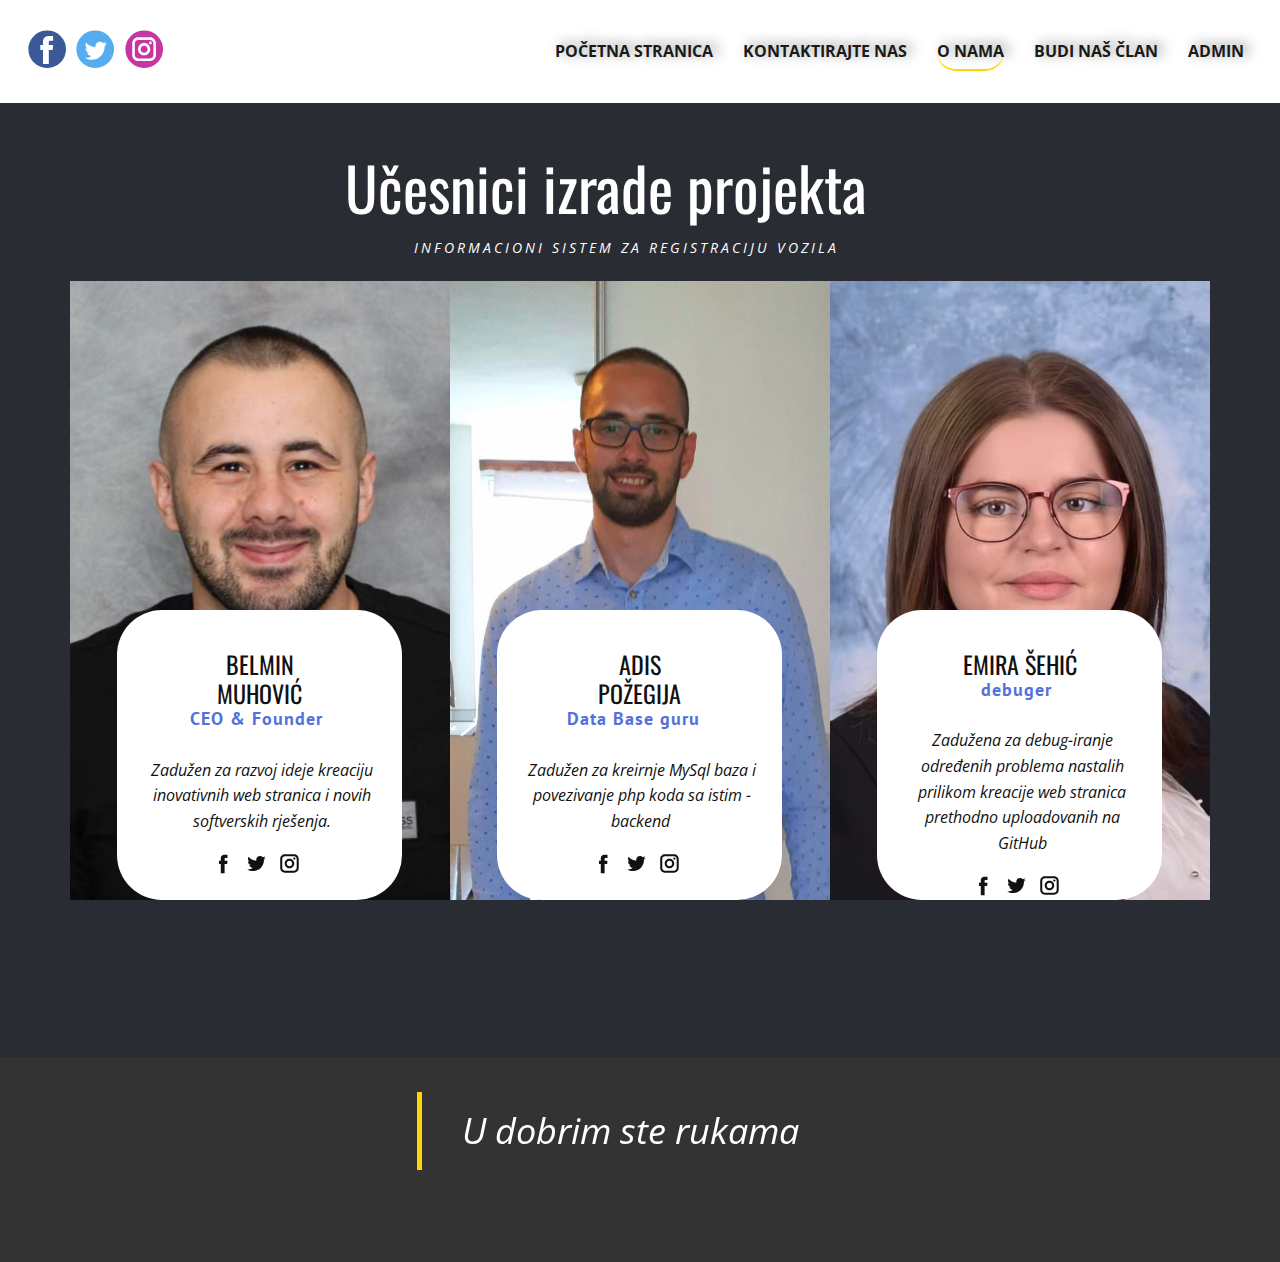
<file: O-nama.html>
<!DOCTYPE html>
<html style="font-size: 16px;">
  <head>
    <meta name="viewport" content="width=device-width, initial-scale=1.0">
    <meta charset="utf-8">
    <meta name="keywords" content="Učesnici izrade projekta">
    <meta name="description" content="">
    <meta name="page_type" content="np-template-header-footer-from-plugin">
    <title>O nama</title>
    <link rel="stylesheet" href="nicepage.css" media="screen">
<link rel="stylesheet" href="O-nama.css" media="screen">
    <script class="u-script" type="text/javascript" src="jquery.js" defer=""></script>
    <script class="u-script" type="text/javascript" src="nicepage.js" defer=""></script>
    <meta name="generator" content="Nicepage 3.16.0, nicepage.com">
    <link id="u-theme-google-font" rel="stylesheet" href="https://fonts.googleapis.com/css?family=Roboto:100,100i,300,300i,400,400i,500,500i,700,700i,900,900i|Open+Sans:300,300i,400,400i,600,600i,700,700i,800,800i">
    <link id="u-page-google-font" rel="stylesheet" href="https://fonts.googleapis.com/css?family=Oswald:200,300,400,500,600,700|PT+Sans:400,400i,700,700i">
    
    
    <script type="application/ld+json">{
		"@context": "http://schema.org",
		"@type": "Organization",
		"name": "Car insurance",
		"url": "index.html",
		"sameAs": [
				"https://www.facebook.com/belmin.muhovic/",
				"https://twitter.com/name",
				"https://www.instagram.com/belmin_muhovic/"
		]
}</script>
    <meta property="og:title" content="O nama">
    <meta property="og:type" content="website">
    <meta name="theme-color" content="#ffd600">
    <link rel="canonical" href="index.html">
    <meta property="og:url" content="index.html">
    <meta name="twitter:site" content="@">
    <meta name="twitter:card" content="summary_large_image">
    <meta name="twitter:title" content="O nama">
    <meta name="twitter:description" content="Car insurance">
  </head>
  <body class="u-body"><header class="u-clearfix u-header u-header" id="sec-fe27"><div class="u-clearfix u-sheet u-sheet-1">
        <nav class="u-menu u-menu-dropdown u-offcanvas u-menu-1">
          <div class="menu-collapse" style="font-size: 1rem; letter-spacing: 0px; font-weight: 700; text-transform: uppercase;">
            <a class="u-button-style u-custom-active-border-color u-custom-active-color u-custom-border u-custom-border-color u-custom-border-radius u-custom-borders u-custom-hover-border-color u-custom-hover-color u-custom-left-right-menu-spacing u-custom-padding-bottom u-custom-text-active-color u-custom-text-color u-custom-text-hover-color u-custom-text-shadow u-custom-text-shadow-blur u-custom-text-shadow-color u-custom-text-shadow-transparency u-custom-text-shadow-x u-custom-text-shadow-y u-custom-top-bottom-menu-spacing u-nav-link u-text-active-palette-1-base u-text-hover-palette-2-base" href="#" style="text-shadow: -2px 0 0 rgba(0,0,0,0);">
              <svg><use xmlns:xlink="http://www.w3.org/1999/xlink" xlink:href="#menu-hamburger"></use></svg>
              <svg version="1.1" xmlns="http://www.w3.org/2000/svg" xmlns:xlink="http://www.w3.org/1999/xlink"><defs><symbol id="menu-hamburger" viewBox="0 0 16 16" style="width: 16px; height: 16px;"><rect y="1" width="16" height="2"></rect><rect y="7" width="16" height="2"></rect><rect y="13" width="16" height="2"></rect>
</symbol>
</defs></svg>
            </a>
          </div>
          <div class="u-custom-menu u-nav-container">
            <ul class="u-nav u-spacing-30 u-unstyled u-nav-1"><li class="u-nav-item"><a class="u-border-2 u-border-active-palette-1-base u-border-hover-palette-1-light-1 u-border-no-left u-border-no-right u-border-no-top u-button-style u-nav-link u-radius-50 u-text-active-grey-90 u-text-grey-90 u-text-hover-palette-4-light-3" href="Početna-stranica.html" style="padding: 10px 0px; text-shadow: 5px -2px 13px rgba(128,128,128,1);">Početna stranica</a>
</li><li class="u-nav-item"><a class="u-border-2 u-border-active-palette-1-base u-border-hover-palette-1-light-1 u-border-no-left u-border-no-right u-border-no-top u-button-style u-nav-link u-radius-50 u-text-active-grey-90 u-text-grey-90 u-text-hover-palette-4-light-3" href="KONTAKTIRAJTE-NAS.html" style="padding: 10px 0px; text-shadow: 5px -2px 13px rgba(128,128,128,1);">KONTAKTIRAJTE NAS</a>
</li><li class="u-nav-item"><a class="u-border-2 u-border-active-palette-1-base u-border-hover-palette-1-light-1 u-border-no-left u-border-no-right u-border-no-top u-button-style u-nav-link u-radius-50 u-text-active-grey-90 u-text-grey-90 u-text-hover-palette-4-light-3" href="O-nama.html" style="padding: 10px 0px; text-shadow: 5px -2px 13px rgba(128,128,128,1);">O nama</a>
</li><li class="u-nav-item"><a class="u-border-2 u-border-active-palette-1-base u-border-hover-palette-1-light-1 u-border-no-left u-border-no-right u-border-no-top u-button-style u-file-link u-nav-link u-radius-50 u-text-active-grey-90 u-text-grey-90 u-text-hover-palette-4-light-3" href="files/Vozila/index.html" target="_blank" style="padding: 10px 0px; text-shadow: 5px -2px 13px rgba(128,128,128,1);">Budi naš član</a>
</li><li class="u-nav-item"><a class="u-border-2 u-border-active-palette-1-base u-border-hover-palette-1-light-1 u-border-no-left u-border-no-right u-border-no-top u-button-style u-file-link u-nav-link u-radius-50 u-text-active-grey-90 u-text-grey-90 u-text-hover-palette-4-light-3" href="files/indexA.php" style="padding: 10px 0px; text-shadow: 5px -2px 13px rgba(128,128,128,1);">Admin</a>
</li></ul>
          </div>
          <div class="u-custom-menu u-nav-container-collapse">
            <div class="u-black u-container-style u-inner-container-layout u-opacity u-opacity-95 u-sidenav">
              <div class="u-sidenav-overflow">
                <div class="u-menu-close"></div>
                <ul class="u-align-center u-nav u-popupmenu-items u-unstyled u-nav-2"><li class="u-nav-item"><a class="u-button-style u-nav-link" href="Početna-stranica.html" style="padding: 10px 0px; text-shadow: 5px -2px 13px rgba(128,128,128,1);">Početna stranica</a>
</li><li class="u-nav-item"><a class="u-button-style u-nav-link" href="KONTAKTIRAJTE-NAS.html" style="padding: 10px 0px; text-shadow: 5px -2px 13px rgba(128,128,128,1);">KONTAKTIRAJTE NAS</a>
</li><li class="u-nav-item"><a class="u-button-style u-nav-link" href="O-nama.html" style="padding: 10px 0px; text-shadow: 5px -2px 13px rgba(128,128,128,1);">O nama</a>
</li><li class="u-nav-item"><a class="u-button-style u-nav-link" href="files/Vozila/index.html" target="_blank" style="padding: 10px 0px; text-shadow: 5px -2px 13px rgba(128,128,128,1);">Budi naš član</a>
</li><li class="u-nav-item"><a class="u-button-style u-nav-link" href="files/indexA.php" style="padding: 10px 0px; text-shadow: 5px -2px 13px rgba(128,128,128,1);">Admin</a>
</li></ul>
              </div>
            </div>
            <div class="u-black u-menu-overlay u-opacity u-opacity-70"></div>
          </div>
        </nav>
        <div class="u-social-icons u-spacing-10 u-social-icons-1">
          <a class="u-social-url" title="facebook" target="_blank" href="https://www.facebook.com/belmin.muhovic/"><span class="u-icon u-icon-circle u-social-facebook u-social-icon u-icon-1"><svg class="u-svg-link" preserveAspectRatio="xMidYMin slice" viewBox="0 0 112 112" style=""><use xmlns:xlink="http://www.w3.org/1999/xlink" xlink:href="#svg-7826"></use></svg><svg class="u-svg-content" viewBox="0 0 112 112" x="0" y="0" id="svg-7826"><circle fill="currentColor" cx="56.1" cy="56.1" r="55"></circle><path fill="#FFFFFF" d="M73.5,31.6h-9.1c-1.4,0-3.6,0.8-3.6,3.9v8.5h12.6L72,58.3H60.8v40.8H43.9V58.3h-8V43.9h8v-9.2
            c0-6.7,3.1-17,17-17h12.5v13.9H73.5z"></path></svg></span>
          </a>
          <a class="u-social-url" title="twitter" target="_blank" href="https://twitter.com/name"><span class="u-icon u-icon-circle u-social-icon u-social-twitter u-icon-2"><svg class="u-svg-link" preserveAspectRatio="xMidYMin slice" viewBox="0 0 112 112" style=""><use xmlns:xlink="http://www.w3.org/1999/xlink" xlink:href="#svg-701d"></use></svg><svg class="u-svg-content" viewBox="0 0 112 112" x="0" y="0" id="svg-701d"><circle fill="currentColor" class="st0" cx="56.1" cy="56.1" r="55"></circle><path fill="#FFFFFF" d="M83.8,47.3c0,0.6,0,1.2,0,1.7c0,17.7-13.5,38.2-38.2,38.2C38,87.2,31,85,25,81.2c1,0.1,2.1,0.2,3.2,0.2
            c6.3,0,12.1-2.1,16.7-5.7c-5.9-0.1-10.8-4-12.5-9.3c0.8,0.2,1.7,0.2,2.5,0.2c1.2,0,2.4-0.2,3.5-0.5c-6.1-1.2-10.8-6.7-10.8-13.1
            c0-0.1,0-0.1,0-0.2c1.8,1,3.9,1.6,6.1,1.7c-3.6-2.4-6-6.5-6-11.2c0-2.5,0.7-4.8,1.8-6.7c6.6,8.1,16.5,13.5,27.6,14
            c-0.2-1-0.3-2-0.3-3.1c0-7.4,6-13.4,13.4-13.4c3.9,0,7.3,1.6,9.8,4.2c3.1-0.6,5.9-1.7,8.5-3.3c-1,3.1-3.1,5.8-5.9,7.4
            c2.7-0.3,5.3-1,7.7-2.1C88.7,43,86.4,45.4,83.8,47.3z"></path></svg></span>
          </a>
          <a class="u-social-url" title="instagram" target="_blank" href="https://www.instagram.com/belmin_muhovic/"><span class="u-icon u-icon-circle u-social-icon u-social-instagram u-icon-3"><svg class="u-svg-link" preserveAspectRatio="xMidYMin slice" viewBox="0 0 112 112" style=""><use xmlns:xlink="http://www.w3.org/1999/xlink" xlink:href="#svg-e996"></use></svg><svg class="u-svg-content" viewBox="0 0 112 112" x="0" y="0" id="svg-e996"><circle fill="currentColor" cx="56.1" cy="56.1" r="55"></circle><path fill="#FFFFFF" d="M55.9,38.2c-9.9,0-17.9,8-17.9,17.9C38,66,46,74,55.9,74c9.9,0,17.9-8,17.9-17.9C73.8,46.2,65.8,38.2,55.9,38.2
            z M55.9,66.4c-5.7,0-10.3-4.6-10.3-10.3c-0.1-5.7,4.6-10.3,10.3-10.3c5.7,0,10.3,4.6,10.3,10.3C66.2,61.8,61.6,66.4,55.9,66.4z"></path><path fill="#FFFFFF" d="M74.3,33.5c-2.3,0-4.2,1.9-4.2,4.2s1.9,4.2,4.2,4.2s4.2-1.9,4.2-4.2S76.6,33.5,74.3,33.5z"></path><path fill="#FFFFFF" d="M73.1,21.3H38.6c-9.7,0-17.5,7.9-17.5,17.5v34.5c0,9.7,7.9,17.6,17.5,17.6h34.5c9.7,0,17.5-7.9,17.5-17.5V38.8
            C90.6,29.1,82.7,21.3,73.1,21.3z M83,73.3c0,5.5-4.5,9.9-9.9,9.9H38.6c-5.5,0-9.9-4.5-9.9-9.9V38.8c0-5.5,4.5-9.9,9.9-9.9h34.5
            c5.5,0,9.9,4.5,9.9,9.9V73.3z"></path></svg></span>
          </a>
        </div>
      </div></header>
    <section class="u-align-center u-clearfix u-palette-5-dark-3 u-section-1" id="carousel_4edd">
      <div class="u-clearfix u-sheet u-sheet-1">
        <h1 class="u-custom-font u-font-oswald u-text u-text-1">Učesnici izrade projekta</h1>
        <p class="u-text u-text-2">iNFORMACIONI SISTEM ZA REGISTRACIJU VOZILA</p>
        <div class="u-expanded-width-lg u-expanded-width-md u-expanded-width-xl u-list u-list-1">
          <div class="u-repeater u-repeater-1">
            <div class="u-align-center-lg u-align-center-md u-align-center-sm u-container-style u-image u-list-item u-repeater-item u-image-1" data-image-width="1600" data-image-height="1600">
              <div class="u-container-layout u-similar-container u-valign-bottom u-container-layout-1">
                <div class="u-align-center-sm u-align-center-xs u-container-style u-group u-radius-45 u-shape-round u-white u-group-1">
                  <div class="u-container-layout u-valign-top u-container-layout-2">
                    <h4 class="u-align-center u-custom-font u-font-oswald u-text u-text-3">Belmin muhović</h4>
                    <h6 class="u-align-center u-custom-font u-font-pt-sans u-text u-text-palette-2-base u-text-4">CEO &amp; Founder</h6>
                    <p class="u-align-center u-text u-text-5">Zadužen za razvoj ideje kreaciju inovativnih web stranica i novih softverskih rješenja.</p>
                    <div class="u-social-icons u-spacing-10 u-social-icons-1">
                      <a class="u-social-url" target="_blank" href="https://www.facebook.com/belmin.muhovic/" title="Belmin"><span class="u-icon u-icon-circle u-social-facebook u-social-icon u-icon-1"><svg class="u-svg-link" preserveAspectRatio="xMidYMin slice" viewBox="0 0 112 112" style=""><use xmlns:xlink="http://www.w3.org/1999/xlink" xlink:href="#svg-50ef"></use></svg><svg xmlns="http://www.w3.org/2000/svg" xmlns:xlink="http://www.w3.org/1999/xlink" version="1.1" xml:space="preserve" class="u-svg-content" viewBox="0 0 112 112" x="0px" y="0px" id="svg-50ef"><path d="M75.5,28.8H65.4c-1.5,0-4,0.9-4,4.3v9.4h13.9l-1.5,15.8H61.4v45.1H42.8V58.3h-8.8V42.4h8.8V32.2 c0-7.4,3.4-18.8,18.8-18.8h13.8v15.4H75.5z"></path></svg></span>
                      </a>
                      <a class="u-social-url" target="_blank" href=""><span class="u-icon u-icon-circle u-social-icon u-social-twitter u-icon-2"><svg class="u-svg-link" preserveAspectRatio="xMidYMin slice" viewBox="0 0 112 112" style=""><use xmlns:xlink="http://www.w3.org/1999/xlink" xlink:href="#svg-956b"></use></svg><svg xmlns="http://www.w3.org/2000/svg" xmlns:xlink="http://www.w3.org/1999/xlink" version="1.1" xml:space="preserve" class="u-svg-content" viewBox="0 0 112 112" x="0px" y="0px" id="svg-956b"><path d="M92.2,38.2c0,0.8,0,1.6,0,2.3c0,24.3-18.6,52.4-52.6,52.4c-10.6,0.1-20.2-2.9-28.5-8.2 c1.4,0.2,2.9,0.2,4.4,0.2c8.7,0,16.7-2.9,23-7.9c-8.1-0.2-14.9-5.5-17.3-12.8c1.1,0.2,2.4,0.2,3.4,0.2c1.6,0,3.3-0.2,4.8-0.7 c-8.4-1.6-14.9-9.2-14.9-18c0-0.2,0-0.2,0-0.2c2.5,1.4,5.4,2.2,8.4,2.3c-5-3.3-8.3-8.9-8.3-15.4c0-3.4,1-6.5,2.5-9.2 c9.1,11.1,22.7,18.5,38,19.2c-0.2-1.4-0.4-2.8-0.4-4.3c0.1-10,8.3-18.2,18.5-18.2c5.4,0,10.1,2.2,13.5,5.7c4.3-0.8,8.1-2.3,11.7-4.5 c-1.4,4.3-4.3,7.9-8.1,10.1c3.7-0.4,7.3-1.4,10.6-2.9C98.9,32.3,95.7,35.5,92.2,38.2z"></path></svg></span>
                      </a>
                      <a class="u-social-url" target="_blank" href="https://www.instagram.com/belmin_muhovic/" title="Belmin"><span class="u-icon u-icon-circle u-social-icon u-social-instagram u-icon-3"><svg class="u-svg-link" preserveAspectRatio="xMidYMin slice" viewBox="0 0 112 112" style=""><use xmlns:xlink="http://www.w3.org/1999/xlink" xlink:href="#svg-736d"></use></svg><svg xmlns="http://www.w3.org/2000/svg" xmlns:xlink="http://www.w3.org/1999/xlink" version="1.1" xml:space="preserve" class="u-svg-content" viewBox="0 0 112 112" x="0px" y="0px" id="svg-736d"><path d="M55.9,32.9c-12.8,0-23.2,10.4-23.2,23.2s10.4,23.2,23.2,23.2s23.2-10.4,23.2-23.2S68.7,32.9,55.9,32.9z M55.9,69.4c-7.4,0-13.3-6-13.3-13.3c-0.1-7.4,6-13.3,13.3-13.3s13.3,6,13.3,13.3C69.3,63.5,63.3,69.4,55.9,69.4z"></path><path d="M79.7,26.8c-3,0-5.4,2.5-5.4,5.4s2.5,5.4,5.4,5.4c3,0,5.4-2.5,5.4-5.4S82.7,26.8,79.7,26.8z"></path><path d="M78.2,11H33.5C21,11,10.8,21.3,10.8,33.7v44.7c0,12.6,10.2,22.8,22.7,22.8h44.7c12.6,0,22.7-10.2,22.7-22.7 V33.7C100.8,21.1,90.6,11,78.2,11z M91,78.4c0,7.1-5.8,12.8-12.8,12.8H33.5c-7.1,0-12.8-5.8-12.8-12.8V33.7 c0-7.1,5.8-12.8,12.8-12.8h44.7c7.1,0,12.8,5.8,12.8,12.8V78.4z"></path></svg></span>
                      </a>
                    </div>
                  </div>
                </div>
              </div>
            </div>
            <div class="u-align-center u-container-style u-image u-list-item u-repeater-item u-image-2" data-image-width="890" data-image-height="890">
              <div class="u-container-layout u-similar-container u-valign-bottom u-container-layout-3">
                <div class="u-align-center-sm u-align-center-xs u-container-style u-group u-radius-45 u-shape-round u-white u-group-2">
                  <div class="u-container-layout u-valign-top u-container-layout-4">
                    <h4 class="u-align-center u-custom-font u-font-oswald u-text u-text-6">Adis požegija</h4>
                    <h6 class="u-align-center u-custom-font u-font-pt-sans u-text u-text-palette-2-base u-text-7">Data Base guru&nbsp;</h6>
                    <p class="u-align-center u-text u-text-8">Zadužen za kreirnje MySql baza i povezivanje php koda sa istim - backend&nbsp;</p>
                    <div class="u-social-icons u-spacing-10 u-social-icons-2">
                      <a class="u-social-url" target="_blank" href="https://www.facebook.com/belmin.muhovic/" title="Belmin"><span class="u-icon u-icon-circle u-social-facebook u-social-icon u-icon-4"><svg class="u-svg-link" preserveAspectRatio="xMidYMin slice" viewBox="0 0 112 112" style=""><use xmlns:xlink="http://www.w3.org/1999/xlink" xlink:href="#svg-50ef"></use></svg><svg xmlns="http://www.w3.org/2000/svg" xmlns:xlink="http://www.w3.org/1999/xlink" version="1.1" xml:space="preserve" class="u-svg-content" viewBox="0 0 112 112" x="0px" y="0px" id="svg-50ef"><path d="M75.5,28.8H65.4c-1.5,0-4,0.9-4,4.3v9.4h13.9l-1.5,15.8H61.4v45.1H42.8V58.3h-8.8V42.4h8.8V32.2 c0-7.4,3.4-18.8,18.8-18.8h13.8v15.4H75.5z"></path></svg></span>
                      </a>
                      <a class="u-social-url" target="_blank" href=""><span class="u-icon u-icon-circle u-social-icon u-social-twitter u-icon-5"><svg class="u-svg-link" preserveAspectRatio="xMidYMin slice" viewBox="0 0 112 112" style=""><use xmlns:xlink="http://www.w3.org/1999/xlink" xlink:href="#svg-956b"></use></svg><svg xmlns="http://www.w3.org/2000/svg" xmlns:xlink="http://www.w3.org/1999/xlink" version="1.1" xml:space="preserve" class="u-svg-content" viewBox="0 0 112 112" x="0px" y="0px" id="svg-956b"><path d="M92.2,38.2c0,0.8,0,1.6,0,2.3c0,24.3-18.6,52.4-52.6,52.4c-10.6,0.1-20.2-2.9-28.5-8.2 c1.4,0.2,2.9,0.2,4.4,0.2c8.7,0,16.7-2.9,23-7.9c-8.1-0.2-14.9-5.5-17.3-12.8c1.1,0.2,2.4,0.2,3.4,0.2c1.6,0,3.3-0.2,4.8-0.7 c-8.4-1.6-14.9-9.2-14.9-18c0-0.2,0-0.2,0-0.2c2.5,1.4,5.4,2.2,8.4,2.3c-5-3.3-8.3-8.9-8.3-15.4c0-3.4,1-6.5,2.5-9.2 c9.1,11.1,22.7,18.5,38,19.2c-0.2-1.4-0.4-2.8-0.4-4.3c0.1-10,8.3-18.2,18.5-18.2c5.4,0,10.1,2.2,13.5,5.7c4.3-0.8,8.1-2.3,11.7-4.5 c-1.4,4.3-4.3,7.9-8.1,10.1c3.7-0.4,7.3-1.4,10.6-2.9C98.9,32.3,95.7,35.5,92.2,38.2z"></path></svg></span>
                      </a>
                      <a class="u-social-url" target="_blank" href="https://www.instagram.com/belmin_muhovic/" title="Belmin"><span class="u-icon u-icon-circle u-social-icon u-social-instagram u-icon-6"><svg class="u-svg-link" preserveAspectRatio="xMidYMin slice" viewBox="0 0 112 112" style=""><use xmlns:xlink="http://www.w3.org/1999/xlink" xlink:href="#svg-736d"></use></svg><svg xmlns="http://www.w3.org/2000/svg" xmlns:xlink="http://www.w3.org/1999/xlink" version="1.1" xml:space="preserve" class="u-svg-content" viewBox="0 0 112 112" x="0px" y="0px" id="svg-736d"><path d="M55.9,32.9c-12.8,0-23.2,10.4-23.2,23.2s10.4,23.2,23.2,23.2s23.2-10.4,23.2-23.2S68.7,32.9,55.9,32.9z M55.9,69.4c-7.4,0-13.3-6-13.3-13.3c-0.1-7.4,6-13.3,13.3-13.3s13.3,6,13.3,13.3C69.3,63.5,63.3,69.4,55.9,69.4z"></path><path d="M79.7,26.8c-3,0-5.4,2.5-5.4,5.4s2.5,5.4,5.4,5.4c3,0,5.4-2.5,5.4-5.4S82.7,26.8,79.7,26.8z"></path><path d="M78.2,11H33.5C21,11,10.8,21.3,10.8,33.7v44.7c0,12.6,10.2,22.8,22.7,22.8h44.7c12.6,0,22.7-10.2,22.7-22.7 V33.7C100.8,21.1,90.6,11,78.2,11z M91,78.4c0,7.1-5.8,12.8-12.8,12.8H33.5c-7.1,0-12.8-5.8-12.8-12.8V33.7 c0-7.1,5.8-12.8,12.8-12.8h44.7c7.1,0,12.8,5.8,12.8,12.8V78.4z"></path></svg></span>
                      </a>
                    </div>
                  </div>
                </div>
              </div>
            </div>
            <div class="u-align-center u-container-style u-image u-list-item u-repeater-item u-image-3" data-image-width="945" data-image-height="945">
              <div class="u-container-layout u-similar-container u-valign-bottom u-container-layout-5">
                <div class="u-align-center-sm u-align-center-xs u-container-style u-group u-radius-45 u-shape-round u-white u-group-3">
                  <div class="u-container-layout u-valign-top u-container-layout-6">
                    <h4 class="u-align-center u-custom-font u-font-oswald u-text u-text-9">EMIRA ŠEHIĆ</h4>
                    <h6 class="u-align-center u-custom-font u-font-pt-sans u-text u-text-palette-2-base u-text-10">debuger</h6>
                    <p class="u-align-center u-text u-text-11">Zadužena za debug-iranje određenih problema nastalih prilikom kreacije web stranica prethodno uploadovanih na GitHub</p>
                    <div class="u-social-icons u-spacing-10 u-social-icons-3">
                      <a class="u-social-url" target="_blank" href="https://www.facebook.com/belmin.muhovic/" title="Belmin"><span class="u-icon u-icon-circle u-social-facebook u-social-icon u-icon-7"><svg class="u-svg-link" preserveAspectRatio="xMidYMin slice" viewBox="0 0 112 112" style=""><use xmlns:xlink="http://www.w3.org/1999/xlink" xlink:href="#svg-50ef"></use></svg><svg xmlns="http://www.w3.org/2000/svg" xmlns:xlink="http://www.w3.org/1999/xlink" version="1.1" xml:space="preserve" class="u-svg-content" viewBox="0 0 112 112" x="0px" y="0px" id="svg-50ef"><path d="M75.5,28.8H65.4c-1.5,0-4,0.9-4,4.3v9.4h13.9l-1.5,15.8H61.4v45.1H42.8V58.3h-8.8V42.4h8.8V32.2 c0-7.4,3.4-18.8,18.8-18.8h13.8v15.4H75.5z"></path></svg></span>
                      </a>
                      <a class="u-social-url" target="_blank" href=""><span class="u-icon u-icon-circle u-social-icon u-social-twitter u-icon-8"><svg class="u-svg-link" preserveAspectRatio="xMidYMin slice" viewBox="0 0 112 112" style=""><use xmlns:xlink="http://www.w3.org/1999/xlink" xlink:href="#svg-956b"></use></svg><svg xmlns="http://www.w3.org/2000/svg" xmlns:xlink="http://www.w3.org/1999/xlink" version="1.1" xml:space="preserve" class="u-svg-content" viewBox="0 0 112 112" x="0px" y="0px" id="svg-956b"><path d="M92.2,38.2c0,0.8,0,1.6,0,2.3c0,24.3-18.6,52.4-52.6,52.4c-10.6,0.1-20.2-2.9-28.5-8.2 c1.4,0.2,2.9,0.2,4.4,0.2c8.7,0,16.7-2.9,23-7.9c-8.1-0.2-14.9-5.5-17.3-12.8c1.1,0.2,2.4,0.2,3.4,0.2c1.6,0,3.3-0.2,4.8-0.7 c-8.4-1.6-14.9-9.2-14.9-18c0-0.2,0-0.2,0-0.2c2.5,1.4,5.4,2.2,8.4,2.3c-5-3.3-8.3-8.9-8.3-15.4c0-3.4,1-6.5,2.5-9.2 c9.1,11.1,22.7,18.5,38,19.2c-0.2-1.4-0.4-2.8-0.4-4.3c0.1-10,8.3-18.2,18.5-18.2c5.4,0,10.1,2.2,13.5,5.7c4.3-0.8,8.1-2.3,11.7-4.5 c-1.4,4.3-4.3,7.9-8.1,10.1c3.7-0.4,7.3-1.4,10.6-2.9C98.9,32.3,95.7,35.5,92.2,38.2z"></path></svg></span>
                      </a>
                      <a class="u-social-url" target="_blank" href="https://www.instagram.com/belmin_muhovic/" title="Belmin"><span class="u-icon u-icon-circle u-social-icon u-social-instagram u-icon-9"><svg class="u-svg-link" preserveAspectRatio="xMidYMin slice" viewBox="0 0 112 112" style=""><use xmlns:xlink="http://www.w3.org/1999/xlink" xlink:href="#svg-736d"></use></svg><svg xmlns="http://www.w3.org/2000/svg" xmlns:xlink="http://www.w3.org/1999/xlink" version="1.1" xml:space="preserve" class="u-svg-content" viewBox="0 0 112 112" x="0px" y="0px" id="svg-736d"><path d="M55.9,32.9c-12.8,0-23.2,10.4-23.2,23.2s10.4,23.2,23.2,23.2s23.2-10.4,23.2-23.2S68.7,32.9,55.9,32.9z M55.9,69.4c-7.4,0-13.3-6-13.3-13.3c-0.1-7.4,6-13.3,13.3-13.3s13.3,6,13.3,13.3C69.3,63.5,63.3,69.4,55.9,69.4z"></path><path d="M79.7,26.8c-3,0-5.4,2.5-5.4,5.4s2.5,5.4,5.4,5.4c3,0,5.4-2.5,5.4-5.4S82.7,26.8,79.7,26.8z"></path><path d="M78.2,11H33.5C21,11,10.8,21.3,10.8,33.7v44.7c0,12.6,10.2,22.8,22.7,22.8h44.7c12.6,0,22.7-10.2,22.7-22.7 V33.7C100.8,21.1,90.6,11,78.2,11z M91,78.4c0,7.1-5.8,12.8-12.8,12.8H33.5c-7.1,0-12.8-5.8-12.8-12.8V33.7 c0-7.1,5.8-12.8,12.8-12.8h44.7c7.1,0,12.8,5.8,12.8,12.8V78.4z"></path></svg></span>
                      </a>
                    </div>
                  </div>
                </div>
              </div>
            </div>
          </div>
        </div>
      </div>
    </section>
    
    
    <footer class="u-align-center u-clearfix u-footer u-grey-80 u-footer" id="sec-2012"><div class="u-clearfix u-sheet u-valign-middle u-sheet-1">
        <blockquote class="u-border-5 u-indent-16 u-text u-text-1" data-animation-name="bounceIn" data-animation-duration="1000" data-animation-delay="0" data-animation-direction="Down">U dobrim ste rukama </blockquote>
      </div></footer>
    <section class="u-backlink u-clearfix u-grey-80">
      <a class="u-link" href="https://nicepage.com/website-templates" target="_blank">
      </a>
    </section>
  </body>
</html>
</file>
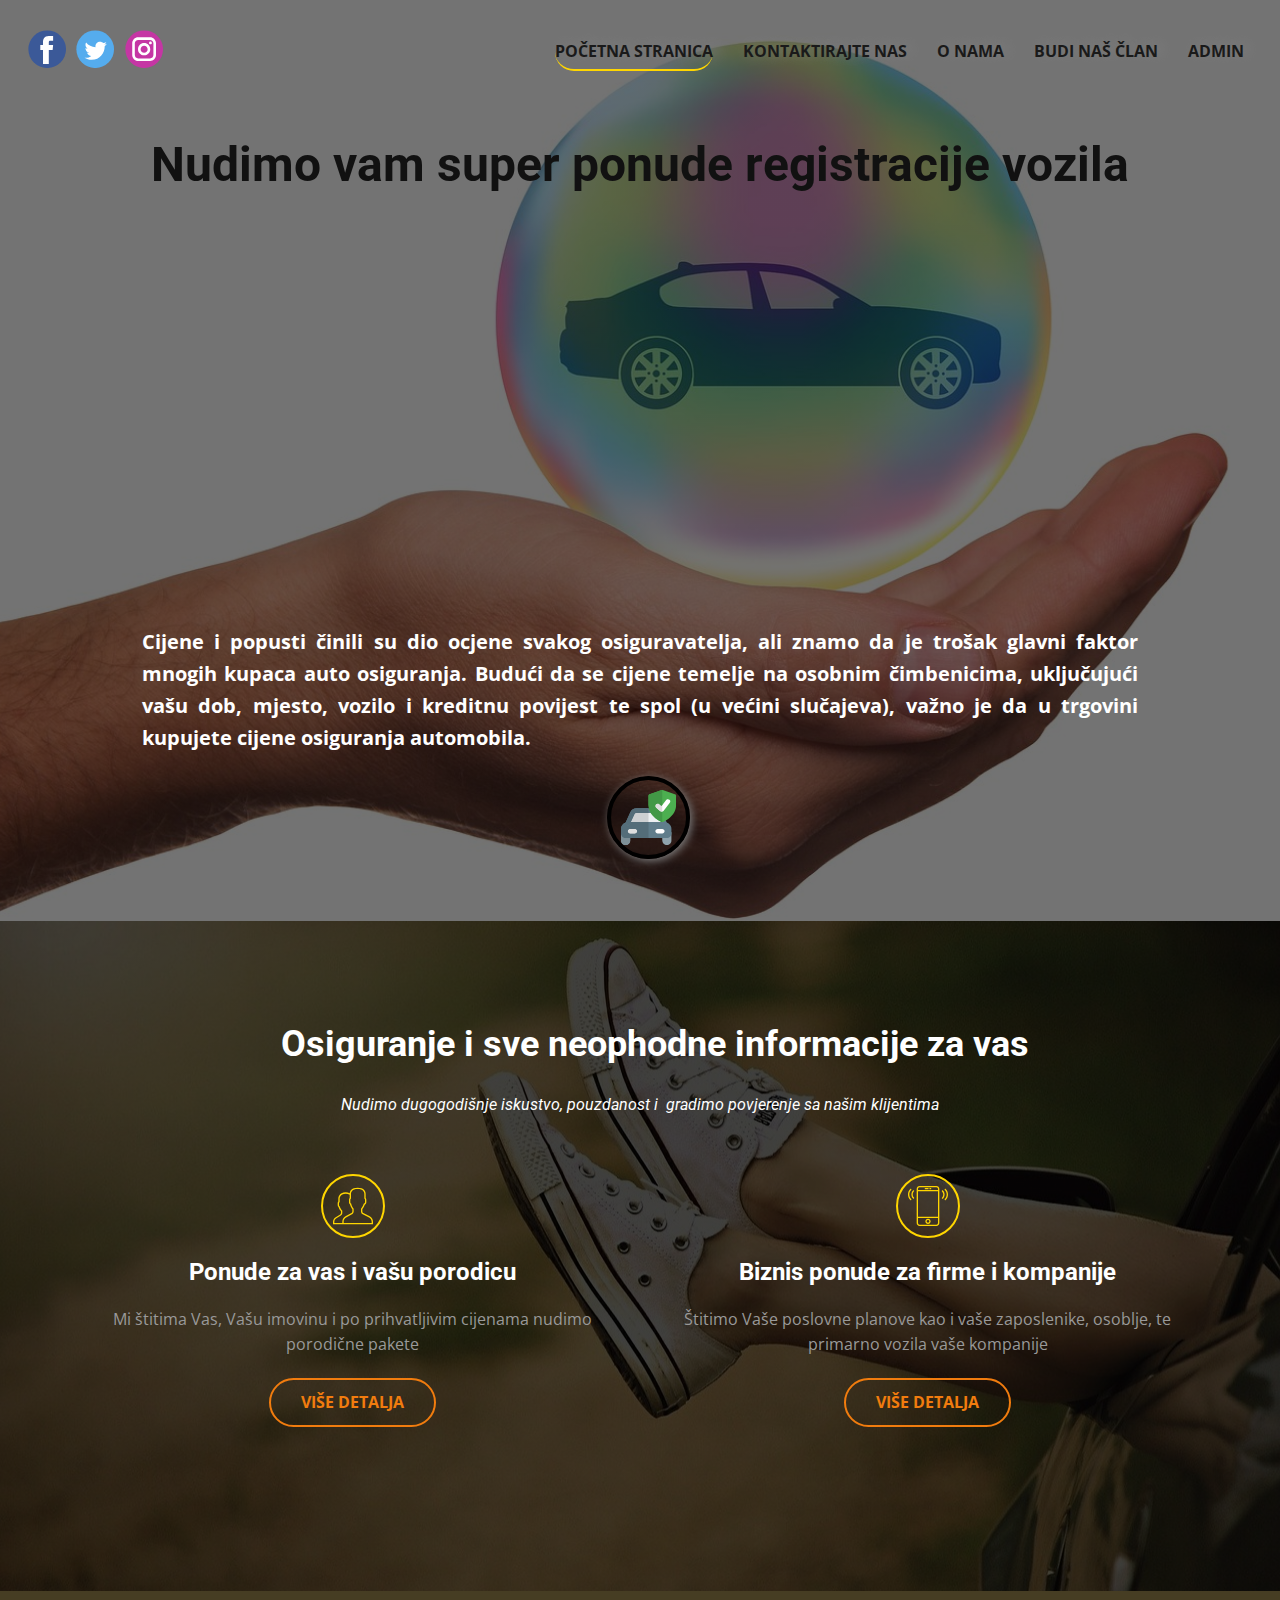
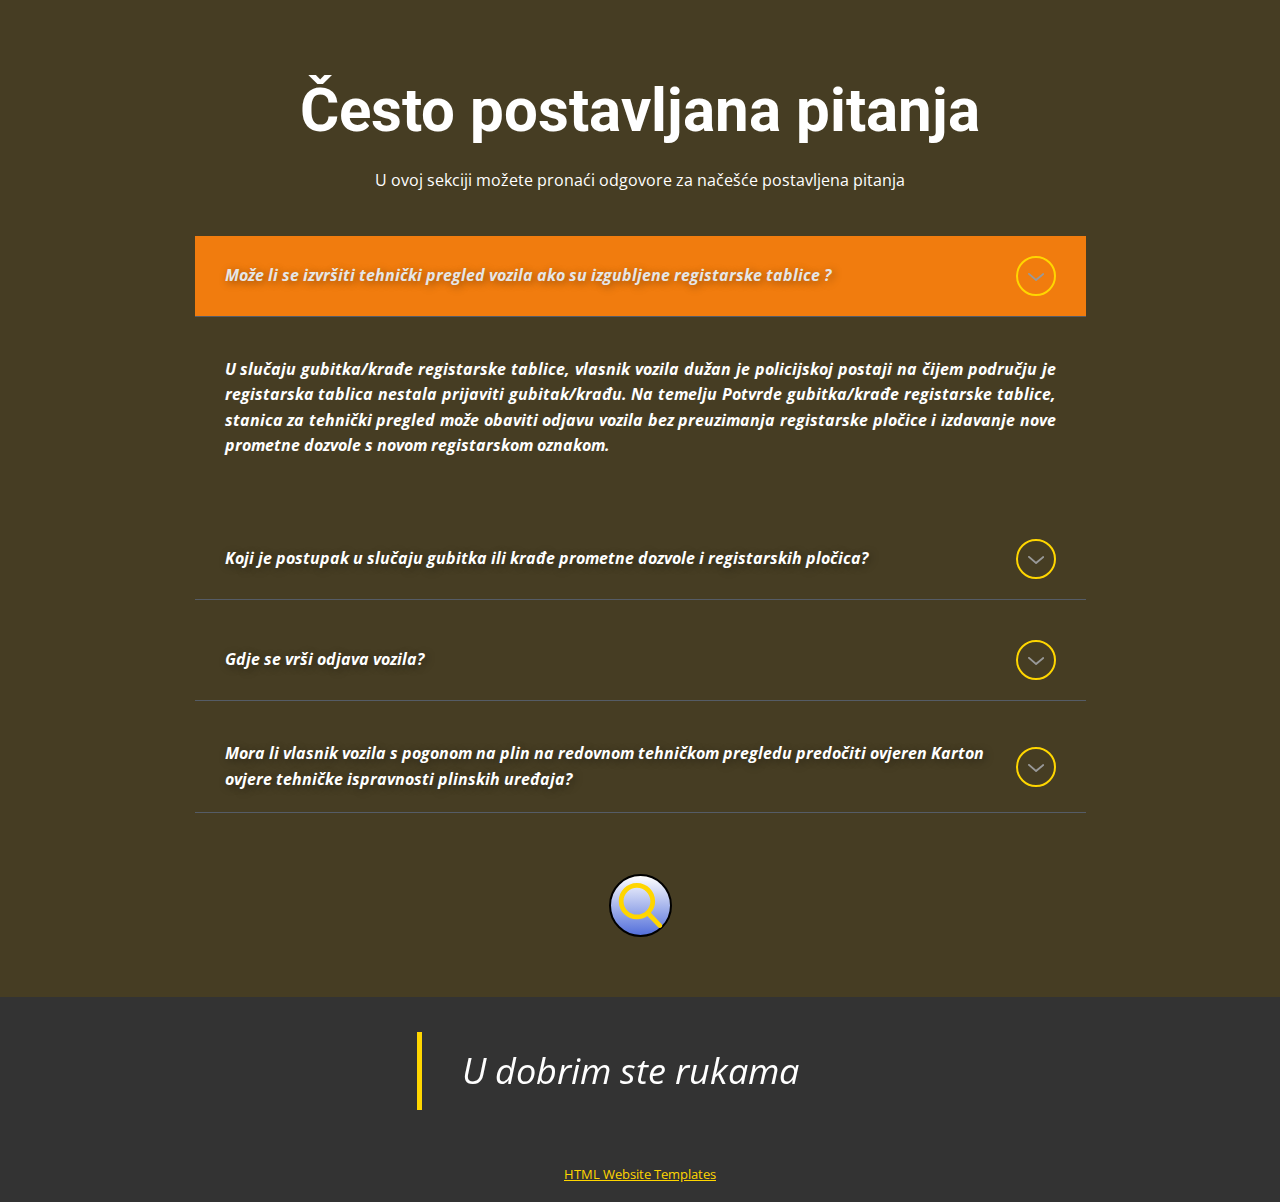
<file: Početna-stranica.html>
<!DOCTYPE html>
<html style="font-size: 16px;">
  <head>
    <meta name="viewport" content="width=device-width, initial-scale=1.0">
    <meta charset="utf-8">
    <meta name="keywords" content="Finding the best car insurance company for you, Insurance and investing for your many sides, Finding the best car insurance company for you, The Best Insurance Companies for 2021, The Best Car Insurance Companies for 2021, Faq, Safe. Relaxing. Good to ride in. Subtly decorated., Contact Us">
    <meta name="description" content="">
    <meta name="page_type" content="np-template-header-footer-from-plugin">
    <title>Početna stranica</title>
    <link rel="stylesheet" href="nicepage.css" media="screen">
<link rel="stylesheet" href="Početna-stranica.css" media="screen">
    <script class="u-script" type="text/javascript" src="jquery.js" defer=""></script>
    <script class="u-script" type="text/javascript" src="nicepage.js" defer=""></script>
    <meta name="generator" content="Nicepage 3.16.0, nicepage.com">
    <link id="u-theme-google-font" rel="stylesheet" href="https://fonts.googleapis.com/css?family=Roboto:100,100i,300,300i,400,400i,500,500i,700,700i,900,900i|Open+Sans:300,300i,400,400i,600,600i,700,700i,800,800i">
    
    
    
    
    <script type="application/ld+json">{
		"@context": "http://schema.org",
		"@type": "Organization",
		"name": "Car insurance",
		"url": "index.html",
		"sameAs": [
				"https://www.facebook.com/belmin.muhovic/",
				"https://twitter.com/name",
				"https://www.instagram.com/belmin_muhovic/"
		]
}</script>
    <meta property="og:title" content="Početna stranica">
    <meta property="og:type" content="website">
    <meta name="theme-color" content="#ffd600">
    <link rel="canonical" href="index.html">
    <meta property="og:url" content="index.html">
    <meta name="twitter:site" content="@">
    <meta name="twitter:card" content="summary_large_image">
    <meta name="twitter:title" content="Početna stranica">
    <meta name="twitter:description" content="Car insurance">
  </head>
  <body class="u-body u-overlap u-overlap-contrast"><header class="u-clearfix u-header u-header" id="sec-fe27"><div class="u-clearfix u-sheet u-sheet-1">
        <nav class="u-menu u-menu-dropdown u-offcanvas u-menu-1">
          <div class="menu-collapse" style="font-size: 1rem; letter-spacing: 0px; font-weight: 700; text-transform: uppercase;">
            <a class="u-button-style u-custom-active-border-color u-custom-active-color u-custom-border u-custom-border-color u-custom-border-radius u-custom-borders u-custom-hover-border-color u-custom-hover-color u-custom-left-right-menu-spacing u-custom-padding-bottom u-custom-text-active-color u-custom-text-color u-custom-text-hover-color u-custom-text-shadow u-custom-text-shadow-blur u-custom-text-shadow-color u-custom-text-shadow-transparency u-custom-text-shadow-x u-custom-text-shadow-y u-custom-top-bottom-menu-spacing u-nav-link u-text-active-palette-1-base u-text-hover-palette-2-base" href="#" style="text-shadow: -2px 0 0 rgba(0,0,0,0);">
              <svg><use xmlns:xlink="http://www.w3.org/1999/xlink" xlink:href="#menu-hamburger"></use></svg>
              <svg version="1.1" xmlns="http://www.w3.org/2000/svg" xmlns:xlink="http://www.w3.org/1999/xlink"><defs><symbol id="menu-hamburger" viewBox="0 0 16 16" style="width: 16px; height: 16px;"><rect y="1" width="16" height="2"></rect><rect y="7" width="16" height="2"></rect><rect y="13" width="16" height="2"></rect>
</symbol>
</defs></svg>
            </a>
          </div>
          <div class="u-custom-menu u-nav-container">
            <ul class="u-nav u-spacing-30 u-unstyled u-nav-1"><li class="u-nav-item"><a class="u-border-2 u-border-active-palette-1-base u-border-hover-palette-1-light-1 u-border-no-left u-border-no-right u-border-no-top u-button-style u-nav-link u-radius-50 u-text-active-grey-90 u-text-grey-90 u-text-hover-palette-4-light-3" href="Početna-stranica.html" style="padding: 10px 0px; text-shadow: 5px -2px 13px rgba(128,128,128,1);">Početna stranica</a>
</li><li class="u-nav-item"><a class="u-border-2 u-border-active-palette-1-base u-border-hover-palette-1-light-1 u-border-no-left u-border-no-right u-border-no-top u-button-style u-nav-link u-radius-50 u-text-active-grey-90 u-text-grey-90 u-text-hover-palette-4-light-3" href="KONTAKTIRAJTE-NAS.html" style="padding: 10px 0px; text-shadow: 5px -2px 13px rgba(128,128,128,1);">KONTAKTIRAJTE NAS</a>
</li><li class="u-nav-item"><a class="u-border-2 u-border-active-palette-1-base u-border-hover-palette-1-light-1 u-border-no-left u-border-no-right u-border-no-top u-button-style u-nav-link u-radius-50 u-text-active-grey-90 u-text-grey-90 u-text-hover-palette-4-light-3" href="O-nama.html" style="padding: 10px 0px; text-shadow: 5px -2px 13px rgba(128,128,128,1);">O nama</a>
</li><li class="u-nav-item"><a class="u-border-2 u-border-active-palette-1-base u-border-hover-palette-1-light-1 u-border-no-left u-border-no-right u-border-no-top u-button-style u-file-link u-nav-link u-radius-50 u-text-active-grey-90 u-text-grey-90 u-text-hover-palette-4-light-3" href="files/Vozila/index.html" target="_blank" style="padding: 10px 0px; text-shadow: 5px -2px 13px rgba(128,128,128,1);">Budi naš član</a>
</li><li class="u-nav-item"><a class="u-border-2 u-border-active-palette-1-base u-border-hover-palette-1-light-1 u-border-no-left u-border-no-right u-border-no-top u-button-style u-file-link u-nav-link u-radius-50 u-text-active-grey-90 u-text-grey-90 u-text-hover-palette-4-light-3" href="files/indexA.php" style="padding: 10px 0px; text-shadow: 5px -2px 13px rgba(128,128,128,1);">Admin</a>
</li></ul>
          </div>
          <div class="u-custom-menu u-nav-container-collapse">
            <div class="u-black u-container-style u-inner-container-layout u-opacity u-opacity-95 u-sidenav">
              <div class="u-sidenav-overflow">
                <div class="u-menu-close"></div>
                <ul class="u-align-center u-nav u-popupmenu-items u-unstyled u-nav-2"><li class="u-nav-item"><a class="u-button-style u-nav-link" href="Početna-stranica.html" style="padding: 10px 0px; text-shadow: 5px -2px 13px rgba(128,128,128,1);">Početna stranica</a>
</li><li class="u-nav-item"><a class="u-button-style u-nav-link" href="KONTAKTIRAJTE-NAS.html" style="padding: 10px 0px; text-shadow: 5px -2px 13px rgba(128,128,128,1);">KONTAKTIRAJTE NAS</a>
</li><li class="u-nav-item"><a class="u-button-style u-nav-link" href="O-nama.html" style="padding: 10px 0px; text-shadow: 5px -2px 13px rgba(128,128,128,1);">O nama</a>
</li><li class="u-nav-item"><a class="u-button-style u-nav-link" href="files/Vozila/index.html" target="_blank" style="padding: 10px 0px; text-shadow: 5px -2px 13px rgba(128,128,128,1);">Budi naš član</a>
</li><li class="u-nav-item"><a class="u-button-style u-nav-link" href=" files/indexA.php" style="padding: 10px 0px; text-shadow: 5px -2px 13px rgba(128,128,128,1);">Admin</a>
</li></ul>
              </div>
            </div>
            <div class="u-black u-menu-overlay u-opacity u-opacity-70"></div>
          </div>
        </nav>
        <div class="u-social-icons u-spacing-10 u-social-icons-1">
          <a class="u-social-url" title="facebook" target="_blank" href="https://www.facebook.com/belmin.muhovic/"><span class="u-icon u-icon-circle u-social-facebook u-social-icon u-icon-1"><svg class="u-svg-link" preserveAspectRatio="xMidYMin slice" viewBox="0 0 112 112" style=""><use xmlns:xlink="http://www.w3.org/1999/xlink" xlink:href="#svg-7826"></use></svg><svg class="u-svg-content" viewBox="0 0 112 112" x="0" y="0" id="svg-7826"><circle fill="currentColor" cx="56.1" cy="56.1" r="55"></circle><path fill="#FFFFFF" d="M73.5,31.6h-9.1c-1.4,0-3.6,0.8-3.6,3.9v8.5h12.6L72,58.3H60.8v40.8H43.9V58.3h-8V43.9h8v-9.2
            c0-6.7,3.1-17,17-17h12.5v13.9H73.5z"></path></svg></span>
          </a>
          <a class="u-social-url" title="twitter" target="_blank" href="https://twitter.com/name"><span class="u-icon u-icon-circle u-social-icon u-social-twitter u-icon-2"><svg class="u-svg-link" preserveAspectRatio="xMidYMin slice" viewBox="0 0 112 112" style=""><use xmlns:xlink="http://www.w3.org/1999/xlink" xlink:href="#svg-701d"></use></svg><svg class="u-svg-content" viewBox="0 0 112 112" x="0" y="0" id="svg-701d"><circle fill="currentColor" class="st0" cx="56.1" cy="56.1" r="55"></circle><path fill="#FFFFFF" d="M83.8,47.3c0,0.6,0,1.2,0,1.7c0,17.7-13.5,38.2-38.2,38.2C38,87.2,31,85,25,81.2c1,0.1,2.1,0.2,3.2,0.2
            c6.3,0,12.1-2.1,16.7-5.7c-5.9-0.1-10.8-4-12.5-9.3c0.8,0.2,1.7,0.2,2.5,0.2c1.2,0,2.4-0.2,3.5-0.5c-6.1-1.2-10.8-6.7-10.8-13.1
            c0-0.1,0-0.1,0-0.2c1.8,1,3.9,1.6,6.1,1.7c-3.6-2.4-6-6.5-6-11.2c0-2.5,0.7-4.8,1.8-6.7c6.6,8.1,16.5,13.5,27.6,14
            c-0.2-1-0.3-2-0.3-3.1c0-7.4,6-13.4,13.4-13.4c3.9,0,7.3,1.6,9.8,4.2c3.1-0.6,5.9-1.7,8.5-3.3c-1,3.1-3.1,5.8-5.9,7.4
            c2.7-0.3,5.3-1,7.7-2.1C88.7,43,86.4,45.4,83.8,47.3z"></path></svg></span>
          </a>
          <a class="u-social-url" title="instagram" target="_blank" href="https://www.instagram.com/belmin_muhovic/"><span class="u-icon u-icon-circle u-social-icon u-social-instagram u-icon-3"><svg class="u-svg-link" preserveAspectRatio="xMidYMin slice" viewBox="0 0 112 112" style=""><use xmlns:xlink="http://www.w3.org/1999/xlink" xlink:href="#svg-e996"></use></svg><svg class="u-svg-content" viewBox="0 0 112 112" x="0" y="0" id="svg-e996"><circle fill="currentColor" cx="56.1" cy="56.1" r="55"></circle><path fill="#FFFFFF" d="M55.9,38.2c-9.9,0-17.9,8-17.9,17.9C38,66,46,74,55.9,74c9.9,0,17.9-8,17.9-17.9C73.8,46.2,65.8,38.2,55.9,38.2
            z M55.9,66.4c-5.7,0-10.3-4.6-10.3-10.3c-0.1-5.7,4.6-10.3,10.3-10.3c5.7,0,10.3,4.6,10.3,10.3C66.2,61.8,61.6,66.4,55.9,66.4z"></path><path fill="#FFFFFF" d="M74.3,33.5c-2.3,0-4.2,1.9-4.2,4.2s1.9,4.2,4.2,4.2s4.2-1.9,4.2-4.2S76.6,33.5,74.3,33.5z"></path><path fill="#FFFFFF" d="M73.1,21.3H38.6c-9.7,0-17.5,7.9-17.5,17.5v34.5c0,9.7,7.9,17.6,17.5,17.6h34.5c9.7,0,17.5-7.9,17.5-17.5V38.8
            C90.6,29.1,82.7,21.3,73.1,21.3z M83,73.3c0,5.5-4.5,9.9-9.9,9.9H38.6c-5.5,0-9.9-4.5-9.9-9.9V38.8c0-5.5,4.5-9.9,9.9-9.9h34.5
            c5.5,0,9.9,4.5,9.9,9.9V73.3z"></path></svg></span>
          </a>
        </div>
      </div></header>
    <section class="u-align-center u-clearfix u-image u-shading u-section-1" id="carousel_c016" data-image-width="1280" data-image-height="900">
      <div class="u-clearfix u-sheet u-sheet-1">
        <h1 class="u-text u-text-body-color u-text-1" data-animation-name="zoomIn" data-animation-duration="1000" data-animation-delay="0" data-animation-direction="">Nudimo vam super ponude registracije vozila</h1>
        <p class="u-align-justify u-text u-text-body-alt-color u-text-2">
          <span style="font-weight: 700;">Cijene i popusti činili su dio ocjene svakog osiguravatelja, ali znamo da je trošak glavni faktor mnogih kupaca auto osiguranja. Budući da se cijene temelje na osobnim čimbenicima, uključujući vašu dob, mjesto, vozilo i kreditnu povijest te spol (u većini slučajeva), važno je da u trgovini kupujete cijene osiguranja automobila.</span>
          <br>
        </p>
        <div class="u-rotation-parent u-rotation-parent-1"><span class="u-border-4 u-border-black u-icon u-icon-circle u-rotate-180 u-spacing-10 u-text-black u-icon-1" data-animation-name="fadeIn" data-animation-duration="1000" data-animation-delay="0" data-animation-direction="Down"><svg class="u-svg-link u-flip-horizontal u-flip-vertical" preserveAspectRatio="xMidYMin slice" viewBox="0 0 24 24" style=""><use xmlns:xlink="http://www.w3.org/1999/xlink" xlink:href="#svg-bcca"></use></svg><svg class="u-svg-content" viewBox="0 0 24 24" id="svg-bcca"><path d="m2 24c-1.103 0-2-.897-2-2v-3.5c0-.185.102-.354.264-.441s.36-.077.513.025l3 2c.139.093.223.249.223.416v1.5c0 1.103-.897 2-2 2" fill="#90a4ae"></path><path d="m20 24c-1.103 0-2-.897-2-2v-1.5c0-.167.083-.323.223-.416l3-2c.153-.102.352-.112.513-.025.162.087.264.256.264.441v3.5c0 1.103-.897 2-2 2z" fill="#90a4ae"></path><path d="m3.988 14.8c-.418-.19-.604-.685-.414-1.104l1.64-3.606c.404-.89 1.298-1.465 2.276-1.465h7.021c.978 0 1.872.575 2.276 1.466l1.639 3.606c.19.419.005.913-.414 1.104-.112.05-13.605.189-14.024-.001" fill="#eceff1"></path><path d="m20 21h-18c-1.103 0-2-.897-2-2v-2c0-1.654 1.346-3 3-3h16c1.654 0 3 1.346 3 3v2c0 1.103-.897 2-2 2" fill="#607d8b"></path><path d="m19.001 15.5c-.38 0-.743-.218-.911-.586l-1.967-4.328c-.163-.356-.52-.586-.911-.586h-8.424c-.391 0-.748.23-.91.586l-1.968 4.328c-.228.502-.822.724-1.324.496s-.724-.821-.496-1.324l1.967-4.328c.485-1.068 1.557-1.758 2.731-1.758h8.425c1.174 0 2.246.69 2.731 1.759l1.967 4.327c.229.503.006 1.096-.496 1.324-.135.061-.276.09-.414.09" fill="#607d8b"></path><path d="m6 19h-2c-.552 0-1-.448-1-1s.448-1 1-1h2c.552 0 1 .448 1 1s-.448 1-1 1" fill="#fff"></path><path d="m18 19h-2c-.552 0-1-.448-1-1s.448-1 1-1h2c.552 0 1 .448 1 1s-.448 1-1 1z" fill="#fff"></path><path d="m23.491 1.826-5.25-1.786c-.156-.054-.326-.054-.482 0l-5.25 1.786c-.305.103-.509.388-.509.71v4.018c0 4.904 5.474 7.288 5.707 7.387.188.08.397.08.586 0 .233-.1 5.707-2.483 5.707-7.387v-4.018c0-.322-.204-.607-.509-.71" fill="#4caf50"></path><path d="m21.286 5.618-2.75 3.5c-.35.447-1.006.512-1.436.141l-1.75-1.5c-.42-.359-.469-.991-.108-1.41.359-.419.991-.467 1.409-.108l.958.821 2.105-2.679c.341-.434.969-.511 1.404-.168.434.34.51.969.168 1.403z" fill="#fff"></path><path d="m0 19v3c0 1.103.897 2 2 2s2-.897 2-2v-1h-2c-1.103 0-2-.897-2-2" fill="#7d8f97"></path><path d="m12 10h-5.212c-.391 0-.748.23-.91.586l-1.552 3.414h7.674z" fill="#cdd0d2"></path><path d="m4 19c-.552 0-1-.448-1-1s.448-1 1-1h2c.552 0 1 .448 1 1s-.448 1-1 1zm8-5h-7.674l-.416.914c-.167.368-.531.586-.911.586-.138 0-.279-.029-.413-.089-.481-.219-.705-.772-.522-1.26-1.198.393-2.064 1.522-2.064 2.849v2c0 1.103.897 2 2 2h2 8z" fill="#546d79"></path><path d="m12 8h-5.212c-1.174 0-2.246.69-2.73 1.758l-1.968 4.328c-.01.021-.018.042-.026.064-.183.488.041 1.042.522 1.26.134.061.274.09.413.09.38 0 .744-.217.911-.586l.416-.914 1.552-3.414c.162-.356.518-.586.91-.586h5.212z" fill="#546d79"></path><path d="m6 17h-2c-.552 0-1 .448-1 1s.448 1 1 1h2c.552 0 1-.448 1-1s-.448-1-1-1" fill="#dedede"></path><path d="m18 0c-.034 0-.068.002-.102.007-.047.007-.094.018-.139.033l-5.25 1.786c-.305.103-.509.389-.509.71v4.018c0 1.823.756 3.297 1.718 4.435 1.627 1.925 3.842 2.889 3.989 2.952.094.039.194.059.293.059v-4.532c-.082.022-.166.032-.251.032-.23 0-.461-.079-.649-.241l-1.75-1.5c-.42-.359-.469-.991-.108-1.41.198-.231.478-.349.76-.349.23 0 .462.079.65.24l.958.821.39-.498z" fill="#429846"></path><path d="m16.001 6.001c-.282 0-.562.118-.76.349-.36.419-.311 1.05.109 1.41l1.75 1.5c.188.161.419.24.649.24.085 0 .169-.011.252-.032v-2.905l-.392.499-.959-.821c-.188-.161-.419-.24-.649-.24" fill="#dedede"></path></svg></span>
        </div>
      </div>
    </section>
    <section class="u-align-center u-clearfix u-image u-shading u-section-2" id="carousel_52c8" data-image-width="150" data-image-height="100">
      <div class="u-clearfix u-sheet u-sheet-1">
        <h2 class="u-text u-text-1">Osiguranje i sve neophodne informacije za vas</h2>
        <h5 class="u-text u-text-2">Nudimo dugogodišnje iskustvo, pouzdanost i&nbsp; gradimo povjerenje sa našim klijentima</h5>
        <div class="u-expanded-width u-list u-list-1">
          <div class="u-repeater u-repeater-1">
            <div class="u-align-center u-container-style u-list-item u-repeater-item">
              <div class="u-container-layout u-similar-container u-valign-top u-container-layout-1"><span class="u-border-2 u-border-palette-1-base u-icon u-icon-circle u-spacing-10 u-text-palette-1-base u-icon-1"><svg class="u-svg-link" preserveAspectRatio="xMidYMin slice" viewBox="0 0 60 60" style=""><use xmlns:xlink="http://www.w3.org/1999/xlink" xlink:href="#svg-6a51"></use></svg><svg class="u-svg-content" viewBox="0 0 60 60" x="0px" y="0px" id="svg-6a51" style="enable-background:new 0 0 60 60;"><path d="M55.014,45.389l-9.553-4.776C44.56,40.162,44,39.256,44,38.248v-3.381c0.229-0.28,0.47-0.599,0.719-0.951
	c1.239-1.75,2.232-3.698,2.954-5.799C49.084,27.47,50,26.075,50,24.5v-4c0-0.963-0.36-1.896-1-2.625v-5.319
	c0.056-0.55,0.276-3.824-2.092-6.525C44.854,3.688,41.521,2.5,37,2.5s-7.854,1.188-9.908,3.53c-1.435,1.637-1.918,3.481-2.064,4.805
	C23.314,9.949,21.294,9.5,19,9.5c-10.389,0-10.994,8.855-11,9v4.579c-0.648,0.706-1,1.521-1,2.33v3.454
	c0,1.079,0.483,2.085,1.311,2.765c0.825,3.11,2.854,5.46,3.644,6.285v2.743c0,0.787-0.428,1.509-1.171,1.915l-6.653,4.173
	C1.583,48.134,0,50.801,0,53.703V57.5h14h2h44v-4.043C60,50.019,58.089,46.927,55.014,45.389z M14,53.262V55.5H2v-1.797
	c0-2.17,1.184-4.164,3.141-5.233l6.652-4.173c1.333-0.727,2.161-2.121,2.161-3.641v-3.591l-0.318-0.297
	c-0.026-0.024-2.683-2.534-3.468-5.955l-0.091-0.396l-0.342-0.22C9.275,29.899,9,29.4,9,28.863v-3.454
	c0-0.36,0.245-0.788,0.671-1.174L10,23.938l-0.002-5.38C10.016,18.271,10.537,11.5,19,11.5c2.393,0,4.408,0.553,6,1.644v4.731
	c-0.64,0.729-1,1.662-1,2.625v4c0,0.304,0.035,0.603,0.101,0.893c0.027,0.116,0.081,0.222,0.118,0.334
	c0.055,0.168,0.099,0.341,0.176,0.5c0.001,0.002,0.002,0.003,0.003,0.005c0.256,0.528,0.629,1,1.099,1.377
	c0.005,0.019,0.011,0.036,0.016,0.054c0.06,0.229,0.123,0.457,0.191,0.68l0.081,0.261c0.014,0.046,0.031,0.093,0.046,0.139
	c0.035,0.108,0.069,0.215,0.105,0.321c0.06,0.175,0.123,0.356,0.196,0.553c0.031,0.082,0.065,0.156,0.097,0.237
	c0.082,0.209,0.164,0.411,0.25,0.611c0.021,0.048,0.039,0.1,0.06,0.147l0.056,0.126c0.026,0.058,0.053,0.11,0.079,0.167
	c0.098,0.214,0.194,0.421,0.294,0.621c0.016,0.032,0.031,0.067,0.047,0.099c0.063,0.125,0.126,0.243,0.189,0.363
	c0.108,0.206,0.214,0.4,0.32,0.588c0.052,0.092,0.103,0.182,0.154,0.269c0.144,0.246,0.281,0.472,0.414,0.682
	c0.029,0.045,0.057,0.092,0.085,0.135c0.242,0.375,0.452,0.679,0.626,0.916c0.046,0.063,0.086,0.117,0.125,0.17
	c0.022,0.029,0.052,0.071,0.071,0.097v3.309c0,0.968-0.528,1.856-1.377,2.32l-2.646,1.443l-0.461-0.041l-0.188,0.395l-5.626,3.069
	C15.801,46.924,14,49.958,14,53.262z M58,55.5H16v-2.238c0-2.571,1.402-4.934,3.659-6.164l8.921-4.866
	C30.073,41.417,31,39.854,31,38.155v-4.018v-0.001l-0.194-0.232l-0.038-0.045c-0.002-0.003-0.064-0.078-0.165-0.21
	c-0.006-0.008-0.012-0.016-0.019-0.024c-0.053-0.069-0.115-0.152-0.186-0.251c-0.001-0.002-0.002-0.003-0.003-0.005
	c-0.149-0.207-0.336-0.476-0.544-0.8c-0.005-0.007-0.009-0.015-0.014-0.022c-0.098-0.153-0.202-0.32-0.308-0.497
	c-0.008-0.013-0.016-0.026-0.024-0.04c-0.226-0.379-0.466-0.808-0.705-1.283c0,0-0.001-0.001-0.001-0.002
	c-0.127-0.255-0.254-0.523-0.378-0.802l0,0c-0.017-0.039-0.035-0.077-0.052-0.116h0c-0.055-0.125-0.11-0.256-0.166-0.391
	c-0.02-0.049-0.04-0.1-0.06-0.15c-0.052-0.131-0.105-0.263-0.161-0.414c-0.102-0.272-0.198-0.556-0.29-0.849l-0.055-0.178
	c-0.006-0.02-0.013-0.04-0.019-0.061c-0.094-0.316-0.184-0.639-0.26-0.971l-0.091-0.396l-0.341-0.22
	C26.346,25.803,26,25.176,26,24.5v-4c0-0.561,0.238-1.084,0.67-1.475L27,18.728V12.5v-0.354l-0.027-0.021
	c-0.034-0.722,0.009-2.935,1.623-4.776C30.253,5.458,33.081,4.5,37,4.5c3.905,0,6.727,0.951,8.386,2.828
	c1.947,2.201,1.625,5.017,1.623,5.041L47,18.728l0.33,0.298C47.762,19.416,48,19.939,48,20.5v4c0,0.873-0.572,1.637-1.422,1.899
	l-0.498,0.153l-0.16,0.495c-0.669,2.081-1.622,4.003-2.834,5.713c-0.297,0.421-0.586,0.794-0.837,1.079L42,34.123v4.125
	c0,1.77,0.983,3.361,2.566,4.153l9.553,4.776C56.513,48.374,58,50.78,58,53.457V55.5z"></path></svg></span>
                <h5 class="u-text u-text-3">Ponude za vas i vašu porodicu</h5>
                <p class="u-text u-text-grey-40 u-text-4">Mi štitima Vas, Vašu imovinu i po prihvatljivim cijenama nudimo porodične pakete</p>
                <a href="https://nicepage.com/c/education-website-templates" class="u-border-2 u-border-palette-3-base u-btn u-btn-round u-button-style u-hover-palette-3-base u-none u-radius-25 u-text-hover-white u-text-palette-3-base u-btn-1">vIŠE DETALJA</a>
              </div>
            </div>
            <div class="u-align-center u-container-style u-list-item u-repeater-item">
              <div class="u-container-layout u-similar-container u-valign-top u-container-layout-2"><span class="u-border-2 u-border-palette-1-base u-icon u-icon-circle u-spacing-10 u-text-palette-1-base u-icon-2"><svg class="u-svg-link" preserveAspectRatio="xMidYMin slice" viewBox="0 0 60 60" style=""><use xmlns:xlink="http://www.w3.org/1999/xlink" xlink:href="#svg-c8a6"></use></svg><svg class="u-svg-content" viewBox="0 0 60 60" x="0px" y="0px" id="svg-c8a6" style="enable-background:new 0 0 60 60;"><g><path d="M42.595,0H17.405C14.977,0,13,1.977,13,4.405v51.189C13,58.023,14.977,60,17.405,60h25.189C45.023,60,47,58.023,47,55.595
		V4.405C47,1.977,45.023,0,42.595,0z M15,8h30v38H15V8z M17.405,2h25.189C43.921,2,45,3.079,45,4.405V6H15V4.405
		C15,3.079,16.079,2,17.405,2z M42.595,58H17.405C16.079,58,15,56.921,15,55.595V48h30v7.595C45,56.921,43.921,58,42.595,58z"></path><path d="M30,49c-2.206,0-4,1.794-4,4s1.794,4,4,4s4-1.794,4-4S32.206,49,30,49z M30,55c-1.103,0-2-0.897-2-2s0.897-2,2-2
		s2,0.897,2,2S31.103,55,30,55z"></path><path d="M26,5h4c0.553,0,1-0.447,1-1s-0.447-1-1-1h-4c-0.553,0-1,0.447-1,1S25.447,5,26,5z"></path><path d="M33,5h1c0.553,0,1-0.447,1-1s-0.447-1-1-1h-1c-0.553,0-1,0.447-1,1S32.447,5,33,5z"></path><path d="M56.612,4.569c-0.391-0.391-1.023-0.391-1.414,0s-0.391,1.023,0,1.414c3.736,3.736,3.736,9.815,0,13.552
		c-0.391,0.391-0.391,1.023,0,1.414c0.195,0.195,0.451,0.293,0.707,0.293s0.512-0.098,0.707-0.293
		C61.128,16.434,61.128,9.085,56.612,4.569z"></path><path d="M52.401,6.845c-0.391-0.391-1.023-0.391-1.414,0s-0.391,1.023,0,1.414c1.237,1.237,1.918,2.885,1.918,4.639
		s-0.681,3.401-1.918,4.638c-0.391,0.391-0.391,1.023,0,1.414c0.195,0.195,0.451,0.293,0.707,0.293s0.512-0.098,0.707-0.293
		c1.615-1.614,2.504-3.764,2.504-6.052S54.017,8.459,52.401,6.845z"></path><path d="M4.802,5.983c0.391-0.391,0.391-1.023,0-1.414s-1.023-0.391-1.414,0c-4.516,4.516-4.516,11.864,0,16.38
		c0.195,0.195,0.451,0.293,0.707,0.293s0.512-0.098,0.707-0.293c0.391-0.391,0.391-1.023,0-1.414
		C1.065,15.799,1.065,9.72,4.802,5.983z"></path><path d="M9.013,6.569c-0.391-0.391-1.023-0.391-1.414,0c-1.615,1.614-2.504,3.764-2.504,6.052s0.889,4.438,2.504,6.053
		c0.195,0.195,0.451,0.293,0.707,0.293s0.512-0.098,0.707-0.293c0.391-0.391,0.391-1.023,0-1.414
		c-1.237-1.237-1.918-2.885-1.918-4.639S7.775,9.22,9.013,7.983C9.403,7.593,9.403,6.96,9.013,6.569z"></path>
</g></svg></span>
                <h5 class="u-text u-text-5">Biznis ponude za firme i kompanije</h5>
                <p class="u-text u-text-grey-40 u-text-6">Štitimo Vaše poslovne planove kao i vaše zaposlenike, osoblje, te primarno vozila vaše kompanije</p>
                <a href="https://nicepage.com/" class="u-border-2 u-border-palette-3-base u-btn u-btn-round u-button-style u-hover-palette-3-base u-none u-radius-25 u-text-hover-white u-text-palette-3-base u-btn-2">VIŠE DETALJA</a>
              </div>
            </div>
          </div>
        </div>
      </div>
    </section>
    <section class="u-align-center u-clearfix u-custom-color-2 u-section-3" id="carousel_ddcf">
      <div class="u-clearfix u-sheet u-sheet-1">
        <h2 class="u-text u-text-1">Često postavljana pitanja</h2>
        <p class="u-text u-text-2">U ovoj sekciji možete pronaći odgovore za načešće postavljena pitanja</p>
        <div class="u-accordion u-faq u-spacing-20 u-accordion-1">
          <div class="u-accordion-item">
            <a class="active u-accordion-link u-active-palette-3-base u-border-1 u-border-active-palette-5-dark-2 u-border-hover-palette-5-dark-2 u-border-no-left u-border-no-right u-border-no-top u-border-palette-5-dark-2 u-button-style u-text-body-alt-color u-accordion-link-1" id="link-accordion-6327" aria-controls="accordion-6327" aria-selected="true">
              <span class="u-accordion-link-text">Može li se izvršiti tehnički pregled vozila ako su izgubljene registarske tablice ?</span><span class="u-accordion-link-icon u-border-2 u-border-palette-1-base u-icon u-icon-circle u-spacing-10 u-text-palette-1-base u-icon-1"><svg class="u-svg-link" preserveAspectRatio="xMidYMin slice" viewBox="0 0 16 16" style=""><use xmlns:xlink="http://www.w3.org/1999/xlink" xlink:href="#svg-2c6d"></use></svg><svg class="u-svg-content" viewBox="0 0 16 16" x="0px" y="0px" id="svg-2c6d" style=""><path d="M8,10.7L1.6,5.3c-0.4-0.4-1-0.4-1.3,0c-0.4,0.4-0.4,0.9,0,1.3l7.2,6.1c0.1,0.1,0.4,0.2,0.6,0.2s0.4-0.1,0.6-0.2l7.1-6
	c0.4-0.4,0.4-0.9,0-1.3c-0.4-0.4-1-0.4-1.3,0L8,10.7z"></path></svg></span>
            </a>
            <div class="u-accordion-active u-accordion-pane u-container-style u-accordion-pane-1" id="accordion-6327" aria-labelledby="link-accordion-6327">
              <div class="u-container-layout u-container-layout-1">
                <div class="fr-view u-clearfix u-rich-text u-text">
                  <p style="text-align: justify;">
                    <span style="font-weight: 700; font-style: italic;">
                      <span class="u-text-white">U slučaju gubitka/krađe registarske tablice, vlasnik vozila dužan je policijskoj postaji na čijem području je registarska tablica nestala prijaviti gubitak/krađu. Na temelju Potvrde gubitka/krađe registarske tablice, stanica za tehnički pregled može obaviti odjavu vozila bez preuzimanja registarske pločice i izdavanje nove prometne dozvole s novom registarskom oznakom.</span>
                    </span>
                  </p>
                </div>
              </div>
            </div>
          </div>
          <div class="u-accordion-item">
            <a class="u-accordion-link u-active-palette-3-base u-border-1 u-border-active-palette-5-dark-2 u-border-hover-palette-5-dark-2 u-border-no-left u-border-no-right u-border-no-top u-border-palette-5-dark-2 u-button-style u-text-body-alt-color u-accordion-link-2" id="link-accordion-4aab" aria-controls="accordion-4aab" aria-selected="false">
              <span class="u-accordion-link-text">Koji je postupak u slučaju gubitka ili krađe prometne dozvole i registarskih pločica?</span><span class="u-accordion-link-icon u-border-2 u-border-palette-1-base u-icon u-icon-circle u-spacing-10 u-text-palette-1-base u-icon-2"><svg class="u-svg-link" preserveAspectRatio="xMidYMin slice" viewBox="0 0 16 16" style=""><use xmlns:xlink="http://www.w3.org/1999/xlink" xlink:href="#svg-937a"></use></svg><svg class="u-svg-content" viewBox="0 0 16 16" x="0px" y="0px" id="svg-937a" style=""><path d="M8,10.7L1.6,5.3c-0.4-0.4-1-0.4-1.3,0c-0.4,0.4-0.4,0.9,0,1.3l7.2,6.1c0.1,0.1,0.4,0.2,0.6,0.2s0.4-0.1,0.6-0.2l7.1-6
	c0.4-0.4,0.4-0.9,0-1.3c-0.4-0.4-1-0.4-1.3,0L8,10.7z"></path></svg></span>
            </a>
            <div class="u-accordion-pane u-container-style u-accordion-pane-2" id="accordion-4aab" aria-labelledby="link-accordion-4aab">
              <div class="u-container-layout u-container-layout-2">
                <div class="fr-view u-clearfix u-rich-text u-text">
                  <p>
                    <span class="u-text-white" style="font-weight: 700; font-style: italic;">U slučaju gubitka saobraćajne dozvole, vlasnik vozila je dužan gubitak prijaviti policijskoj stanici ili stanici u Službi/Odjelu za upravne poslove na čijem području je saobraćajna dozvola nestala. Nakon prijave, izdat će se Potvrda o prijavi gubitka saobraćajne dozvole. U slučaju krađe saobraćajne dozvole, vlasnik vozila je dužan krađu saobraćajne dozvole prijaviti policijskim službenicima u policijskoj postaji na čijem području je saobraćajna dozvola ukradena.</span>
                  </p>
                </div>
              </div>
            </div>
          </div>
          <div class="u-accordion-item">
            <a class="u-accordion-link u-active-palette-3-base u-border-1 u-border-active-palette-5-dark-2 u-border-hover-palette-5-dark-2 u-border-no-left u-border-no-right u-border-no-top u-border-palette-5-dark-2 u-button-style u-text-body-alt-color u-accordion-link-3" id="link-accordion-eb1f" aria-controls="accordion-eb1f" aria-selected="false">
              <span class="u-accordion-link-text">Gdje se vrši odjava vozila?</span><span class="u-accordion-link-icon u-border-2 u-border-palette-1-base u-icon u-icon-circle u-spacing-10 u-text-palette-1-base u-icon-3"><svg class="u-svg-link" preserveAspectRatio="xMidYMin slice" viewBox="0 0 16 16" style=""><use xmlns:xlink="http://www.w3.org/1999/xlink" xlink:href="#svg-4086"></use></svg><svg class="u-svg-content" viewBox="0 0 16 16" x="0px" y="0px" id="svg-4086" style=""><path d="M8,10.7L1.6,5.3c-0.4-0.4-1-0.4-1.3,0c-0.4,0.4-0.4,0.9,0,1.3l7.2,6.1c0.1,0.1,0.4,0.2,0.6,0.2s0.4-0.1,0.6-0.2l7.1-6
	c0.4-0.4,0.4-0.9,0-1.3c-0.4-0.4-1-0.4-1.3,0L8,10.7z"></path></svg></span>
            </a>
            <div class="u-accordion-pane u-container-style u-accordion-pane-3" id="accordion-eb1f" aria-labelledby="link-accordion-eb1f">
              <div class="u-container-layout u-container-layout-3">
                <div class="fr-view u-clearfix u-rich-text u-text">
                  <p>
                    <span class="u-text-white" style="font-weight: 700; font-style: italic;">Odjavu vozila vrši stanica za tehnički pregled vozila, a Pravilnikom o registraciji i označavanju vozila propisano je da u tom slučaju vlasnik vozila mora priložiti registarske tablice, saobraćanu dozvolu radi evidentiranja odjave vozila i dokaz o identitetu. U slučaju prodaje vozila, odjavu vozila u stanici za tehnički pregled vozila može u svrhu promjene vlasništva obaviti i novi vlasnik.</span>
                  </p>
                </div>
              </div>
            </div>
          </div>
          <div class="u-accordion-item u-expanded-width">
            <a class="u-accordion-link u-active-palette-3-base u-border-1 u-border-active-palette-5-dark-2 u-border-hover-palette-5-dark-2 u-border-no-left u-border-no-right u-border-no-top u-border-palette-5-dark-2 u-button-style u-text-body-alt-color u-accordion-link-4" id="link-accordion-eb1f" aria-controls="accordion-eb1f" aria-selected="false">
              <span class="u-accordion-link-text">Mora li vlasnik vozila s pogonom na plin na redovnom tehničkom pregledu predočiti ovjeren Karton ovjere tehničke ispravnosti plinskih uređaja?</span><span class="u-accordion-link-icon u-border-2 u-border-palette-1-base u-icon u-icon-circle u-spacing-10 u-text-palette-1-base u-icon-4"><svg class="u-svg-link" preserveAspectRatio="xMidYMin slice" viewBox="0 0 16 16" style=""><use xmlns:xlink="http://www.w3.org/1999/xlink" xlink:href="#svg-df61"></use></svg><svg class="u-svg-content" viewBox="0 0 16 16" x="0px" y="0px" id="svg-df61" style=""><path d="M8,10.7L1.6,5.3c-0.4-0.4-1-0.4-1.3,0c-0.4,0.4-0.4,0.9,0,1.3l7.2,6.1c0.1,0.1,0.4,0.2,0.6,0.2s0.4-0.1,0.6-0.2l7.1-6
	c0.4-0.4,0.4-0.9,0-1.3c-0.4-0.4-1-0.4-1.3,0L8,10.7z"></path></svg></span>
            </a>
            <div class="u-accordion-pane u-container-style u-accordion-pane-4" id="accordion-eb1f" aria-labelledby="link-accordion-eb1f">
              <div class="u-container-layout u-container-layout-4">
                <div class="fr-view u-clearfix u-rich-text u-text">
                  <p>
                    <span class="u-text-white" style="font-style: italic; font-weight: 700;">Nije potrebno zahtijevati da pri tehničkom pregledu vozila opremljenih plinskom instalacijom, stranka predoči ovjeren Karton ovjere tehničke ispravnosti plinskih uređaja.</span>
                  </p>
                </div>
              </div>
            </div>
          </div>
        </div><span class="u-border-2 u-border-black u-gradient u-icon u-icon-circle u-spacing-7 u-text-palette-1-base u-icon-5" data-href="http://mervik.ba/index.php?stream=otvori&s=7" data-target="_blank"><svg class="u-svg-link" preserveAspectRatio="xMidYMin slice" viewBox="0 0 56.966 56.966" style=""><use xmlns:xlink="http://www.w3.org/1999/xlink" xlink:href="#svg-f641"></use></svg><svg class="u-svg-content" viewBox="0 0 56.966 56.966" x="0px" y="0px" id="svg-f641" style="enable-background:new 0 0 56.966 56.966;"><path d="M55.146,51.887L41.588,37.786c3.486-4.144,5.396-9.358,5.396-14.786c0-12.682-10.318-23-23-23s-23,10.318-23,23
	s10.318,23,23,23c4.761,0,9.298-1.436,13.177-4.162l13.661,14.208c0.571,0.593,1.339,0.92,2.162,0.92
	c0.779,0,1.518-0.297,2.079-0.837C56.255,54.982,56.293,53.08,55.146,51.887z M23.984,6c9.374,0,17,7.626,17,17s-7.626,17-17,17
	s-17-7.626-17-17S14.61,6,23.984,6z"></path></svg></span>
      </div>
    </section>
    
    
    <footer class="u-align-center u-clearfix u-footer u-grey-80 u-footer" id="sec-2012"><div class="u-clearfix u-sheet u-valign-middle u-sheet-1">
        <blockquote class="u-border-5 u-indent-16 u-text u-text-1" data-animation-name="bounceIn" data-animation-duration="1000" data-animation-delay="0" data-animation-direction="Down">U dobrim ste rukama </blockquote>
      </div></footer>
    <section class="u-backlink u-clearfix u-grey-80">
      <a class="u-link" href="https://nicepage.com/html-templates" target="_blank">
        <span>HTML Website Templates</span>
     </a>
    </section>
  </body>
</html>
</file>
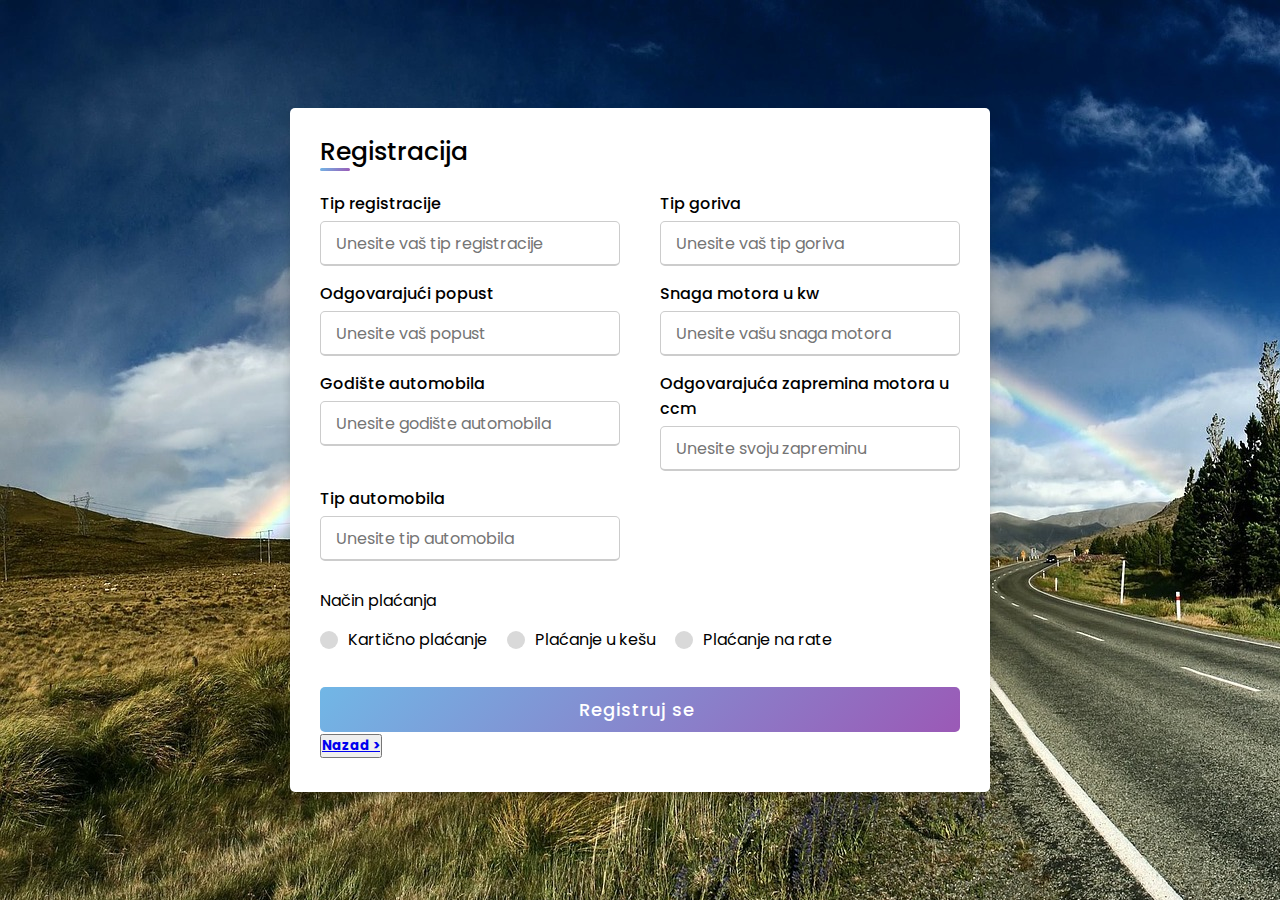
<file: files/includes/Registar.html>
<!DOCTYPE html>
<!-- Created By CodingLab - www.codinglabweb.com -->
<html lang="en" dir="ltr">
  <head>
    <meta charset="UTF-8">
    <!---<title> Responsive Registration Form | CodingLab </title>--->
    <link rel="stylesheet" href="registar.css">
     <meta name="viewport" content="width=device-width, initial-scale=1.0">
   </head>
<body>
  <div class="container">
    <div class="title">Registracija</div>
    <div class="content">
      <form action="#">
        <div class="user-details">
          <div class="input-box">
            <span class="details">Tip registracije</span>
            <input type="text" placeholder="Unesite vaš tip registracije" required>
            
          </div>
          
          <div class="input-box">
            <span class="details">Tip goriva</span>
            <input type="text" placeholder="Unesite vaš tip goriva" required>
          </div>
          <div class="input-box">
            <span class="details">Odgovarajući popust</span>
            <input type="text" placeholder="Unesite vaš popust" required>
          </div>
          <div class="input-box">
            <span class="details">Snaga motora u kw</span>
            <input type="text" placeholder="Unesite vašu snaga motora" required>
          </div>
          <div class="input-box">
            <span class="details">Godište automobila</span>
            <input type="text" placeholder="Unesite godište automobila" required>
          </div>
          <div class="input-box">
            <span class="details">Odgovarajuća zapremina motora u ccm</span>
            <input type="text" placeholder="Unesite svoju zapreminu" required>
          </div>
          <div class="input-box">
            <span class="details">Tip automobila</span>
            <input type="text" placeholder="Unesite tip automobila" required>
          </div>
        </div>
        <div class="Način plaćanja">
          <input type="radio" name="način plaćanja" id="dot-1">
          <input type="radio" name="način plaćanja" id="dot-2">
          <input type="radio" name="način plaćanja" id="dot-3">
          <span class="način plaćanja-title">Način plaćanja</span>
          <div class="category">
            <label for="dot-1">
            <span class="dot one"></span>
            <span class="način plaćanja">Kartično plaćanje</span>
          </label>
          <label for="dot-2">
            <span class="dot two"></span>
            <span class="način plaćanja">Plaćanje u kešu</span>
          </label>
          <label for="dot-3">
            <span class="dot three"></span>
            <span class="način plaćanja">Plaćanje na rate</span>
            </label>
          </div>
        </div>
        <div class="button">
          <input type="submit" value="Registruj se ">
          <button><a href="http://localhost/reg%20vozila/files/welcome.php"><h4> Nazad ></h4></button>
        </div>
      </form>
    </div>
  </div>

</body>
</html>
</file>
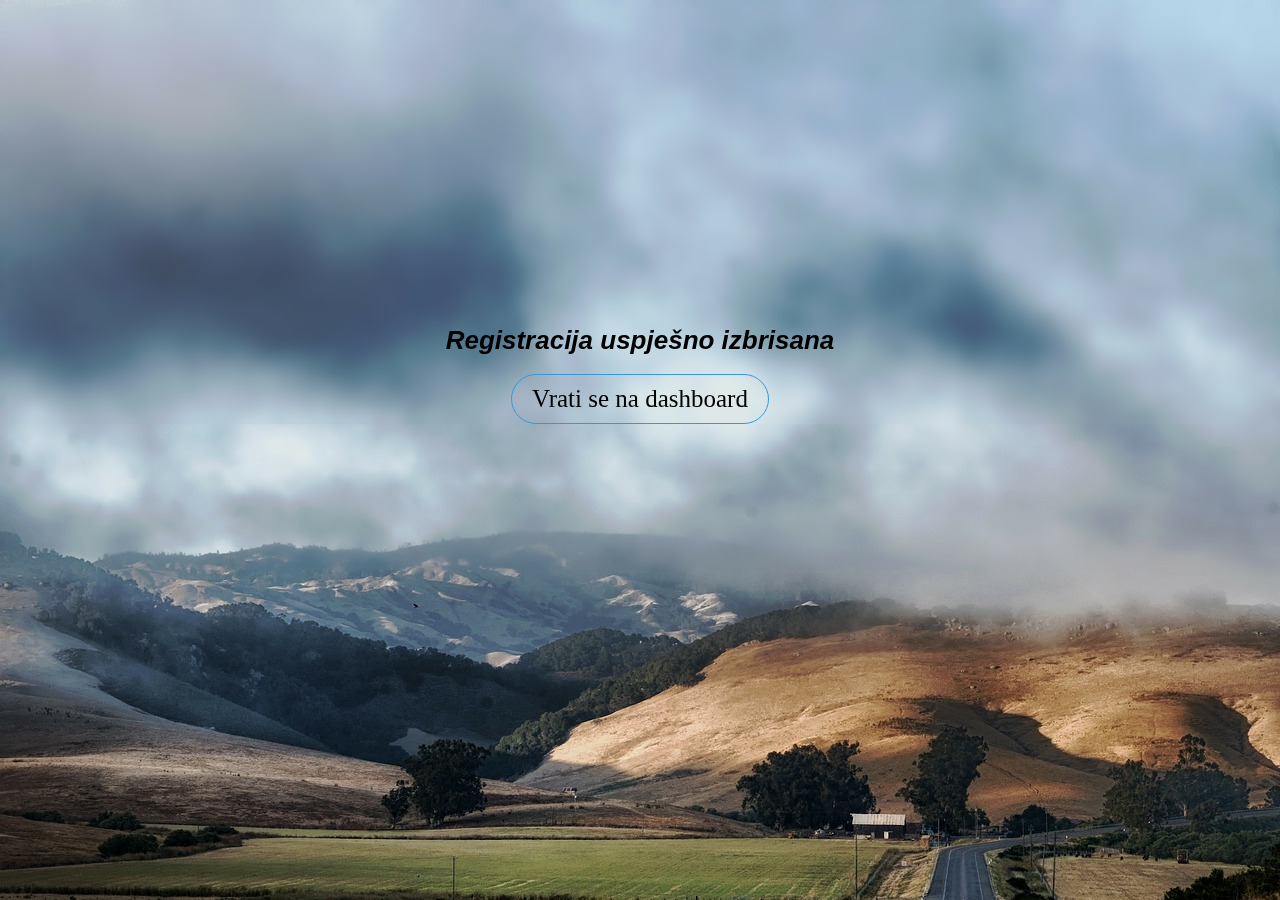
<file: files/vozila/moja.html>
<!DOCTYPE html>
<html>
<head>
	<title>Potvrda</title>
<meta charset="utf-8">

<style>
	.container{
		font-size: 13px;
		font-family: sans-serif;
		color: black;
		
		padding-top: 300px;
		font-style: oblique;
		animation-timing-function: linear;
		text-align: center;

	}

body {
 background-image: url("images/slika2.jpg");
 

 backdrop-filter: blur(5px);
}
	.btn5{
  border: 1px solid #3498db;
  background: none;
  padding: 10px 20px;
  font-size: 25px;
  font-family: "montserrat";
  cursor: pointer;
  margin-right: 200px;

  transition: 1.0s;
  position: center;
  overflow: hidden;
  margin-left: 200px;
}
.btn3{
  color: black;
  border-radius: 40px; 
}
.btn3{
  color: #black;
}
.btn5::before{
  content: "";
  position: center ;
  left: 0;
  width: 100%;
  height: 0%;
  background: #3498db;
  z-index: -1;
  transition: 0.8s;
}

.btn3::before{
  top: 0;
  border-radius: 0% 0% 50% 50%;
  }
.btn3:hover::before{
  height: 110%;
}
	
</style>
	<div class="container">
		<h1> Registracija uspješno izbrisana</h1>
    	
    	<form method="POST" action="dashboard.php">
      	<button class="btn5 btn3">Vrati se na dashboard</button>
     	</form>


</head>


<body>
	




</body>
</html>
</file>
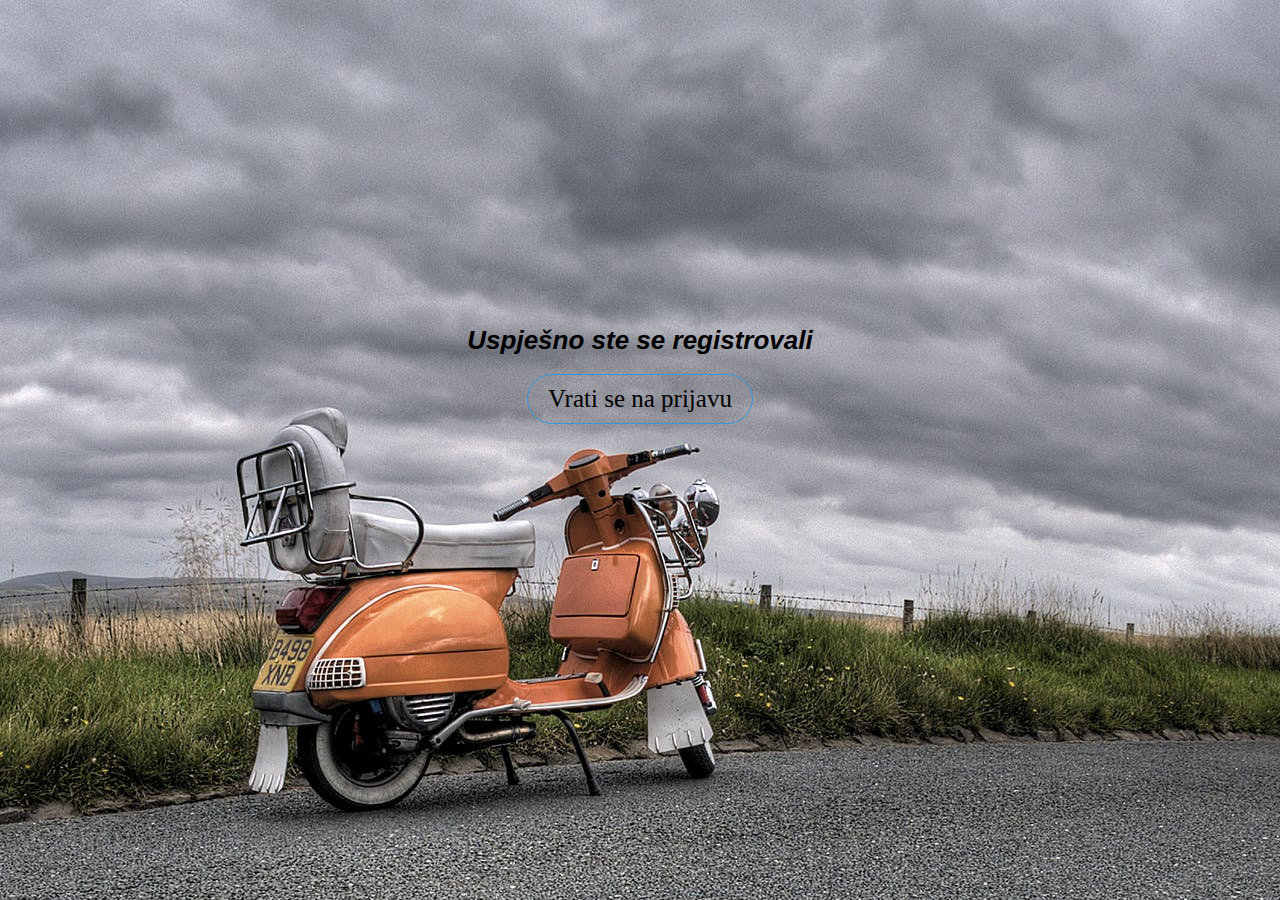
<file: files/vozila/reg_pot.html>
<!DOCTYPE html>
<html>
<head>
	<title>Potvrda</title>
<meta charset="utf-8">

<style>
	.container{
		font-size: 13px;
		font-family: sans-serif;
		color: black;
		
		padding-top: 300px;
		font-style: oblique;
		animation-timing-function: linear;
		text-align: center;

	}

body {
 background-image: url("images/slik.jpeg");

 

 
}
	.btn5{
  border: 1px solid #3498db;
  background: none;
  padding: 10px 20px;
  font-size: 25px;
  font-family: "montserrat";
  cursor: pointer;
  margin-right: 200px;

  transition: 1.0s;
  position: center;
  overflow: hidden;
  margin-left: 200px;
}
.btn3{
  color: black;
  border-radius: 40px; 
}
.btn3{
  color: #black;
}
.btn5::before{
  content: "";
  position: center ;
  left: 0;
  width: 100%;
  height: 0%;
  background: #3498db;
  z-index: -1;
  transition: 0.8s;
}

.btn3::before{
  top: 0;
  border-radius: 0% 0% 50% 50%;
  }
.btn3:hover::before{
  height: 110%;
}
	
</style>
</body>
		<body>
			<div class="container">
				<h1>Uspješno ste se registrovali</h1>
		    	
		    	<form method="POST" action="index.html">
		      	<button class="btn5 btn3">Vrati se na prijavu</button>
		     	</form>
		    </div>
		</body>


</head>




	




</body>
</html>
</file>
